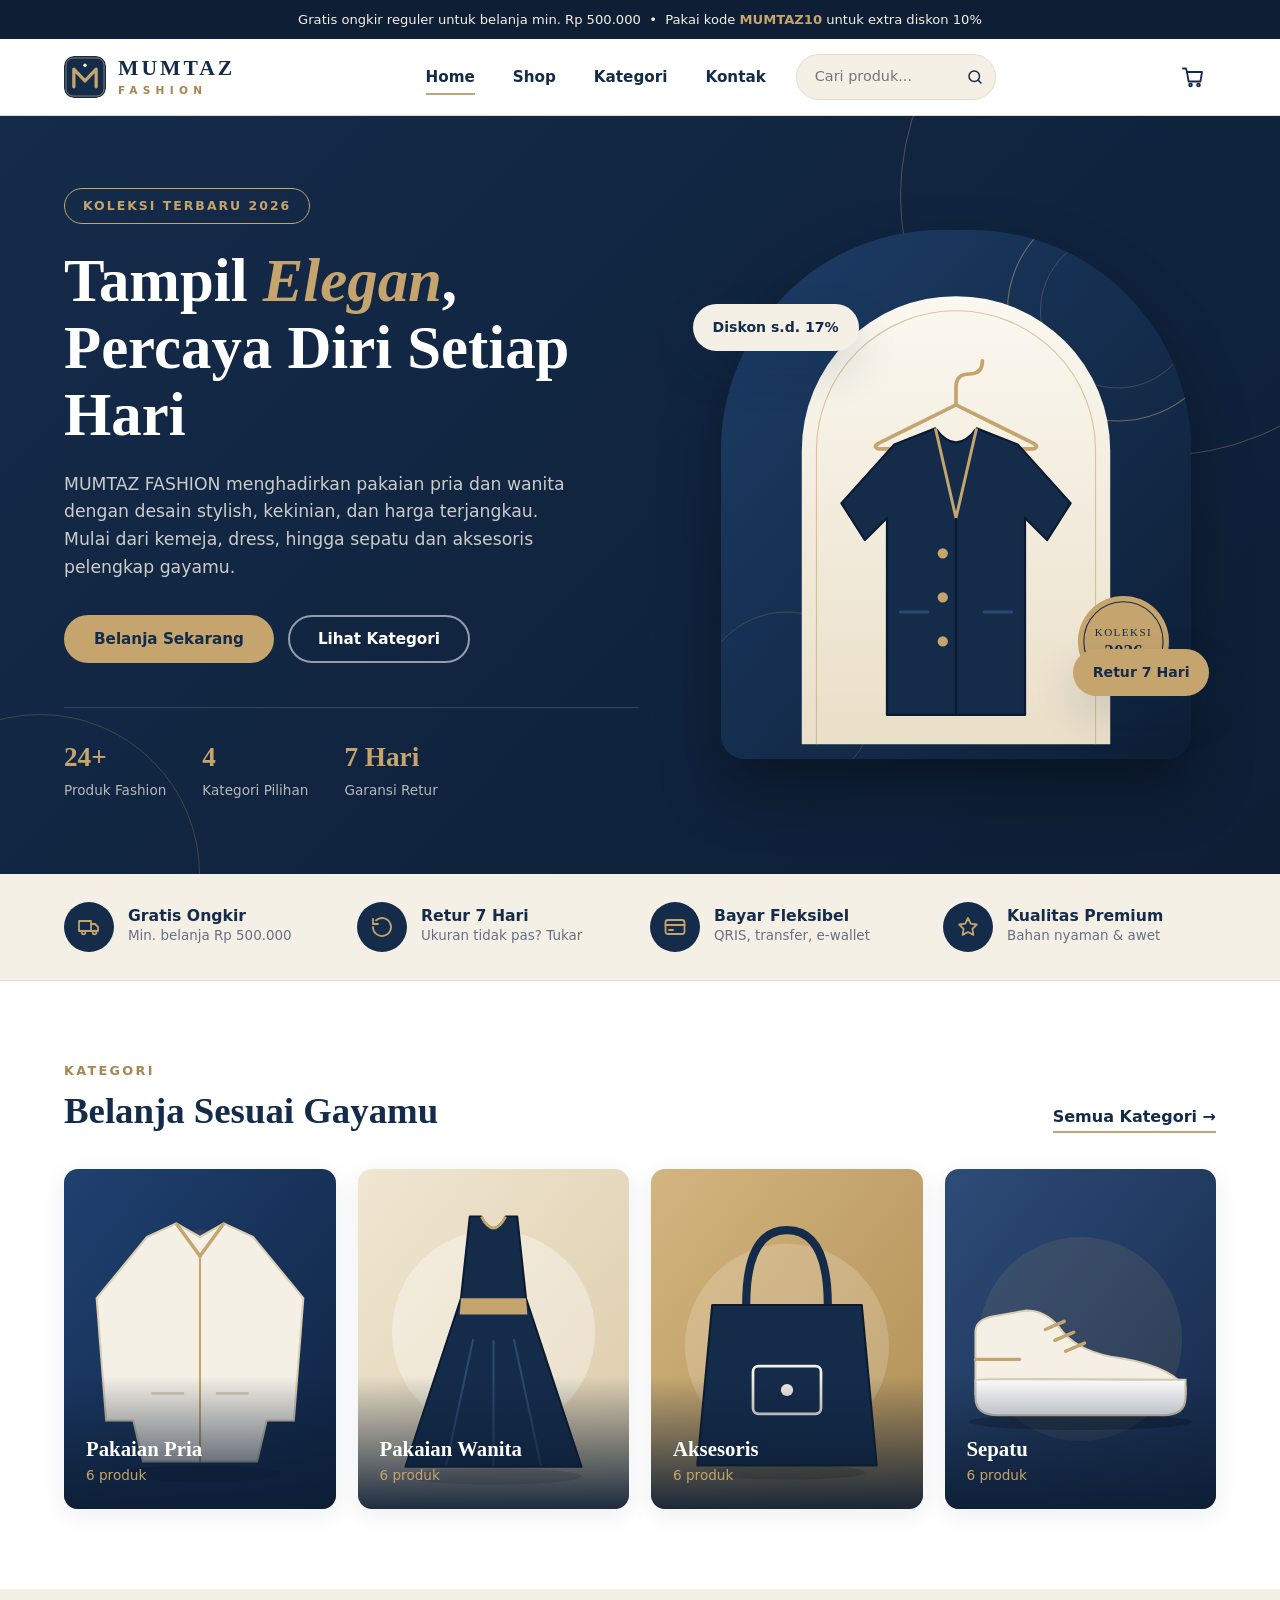
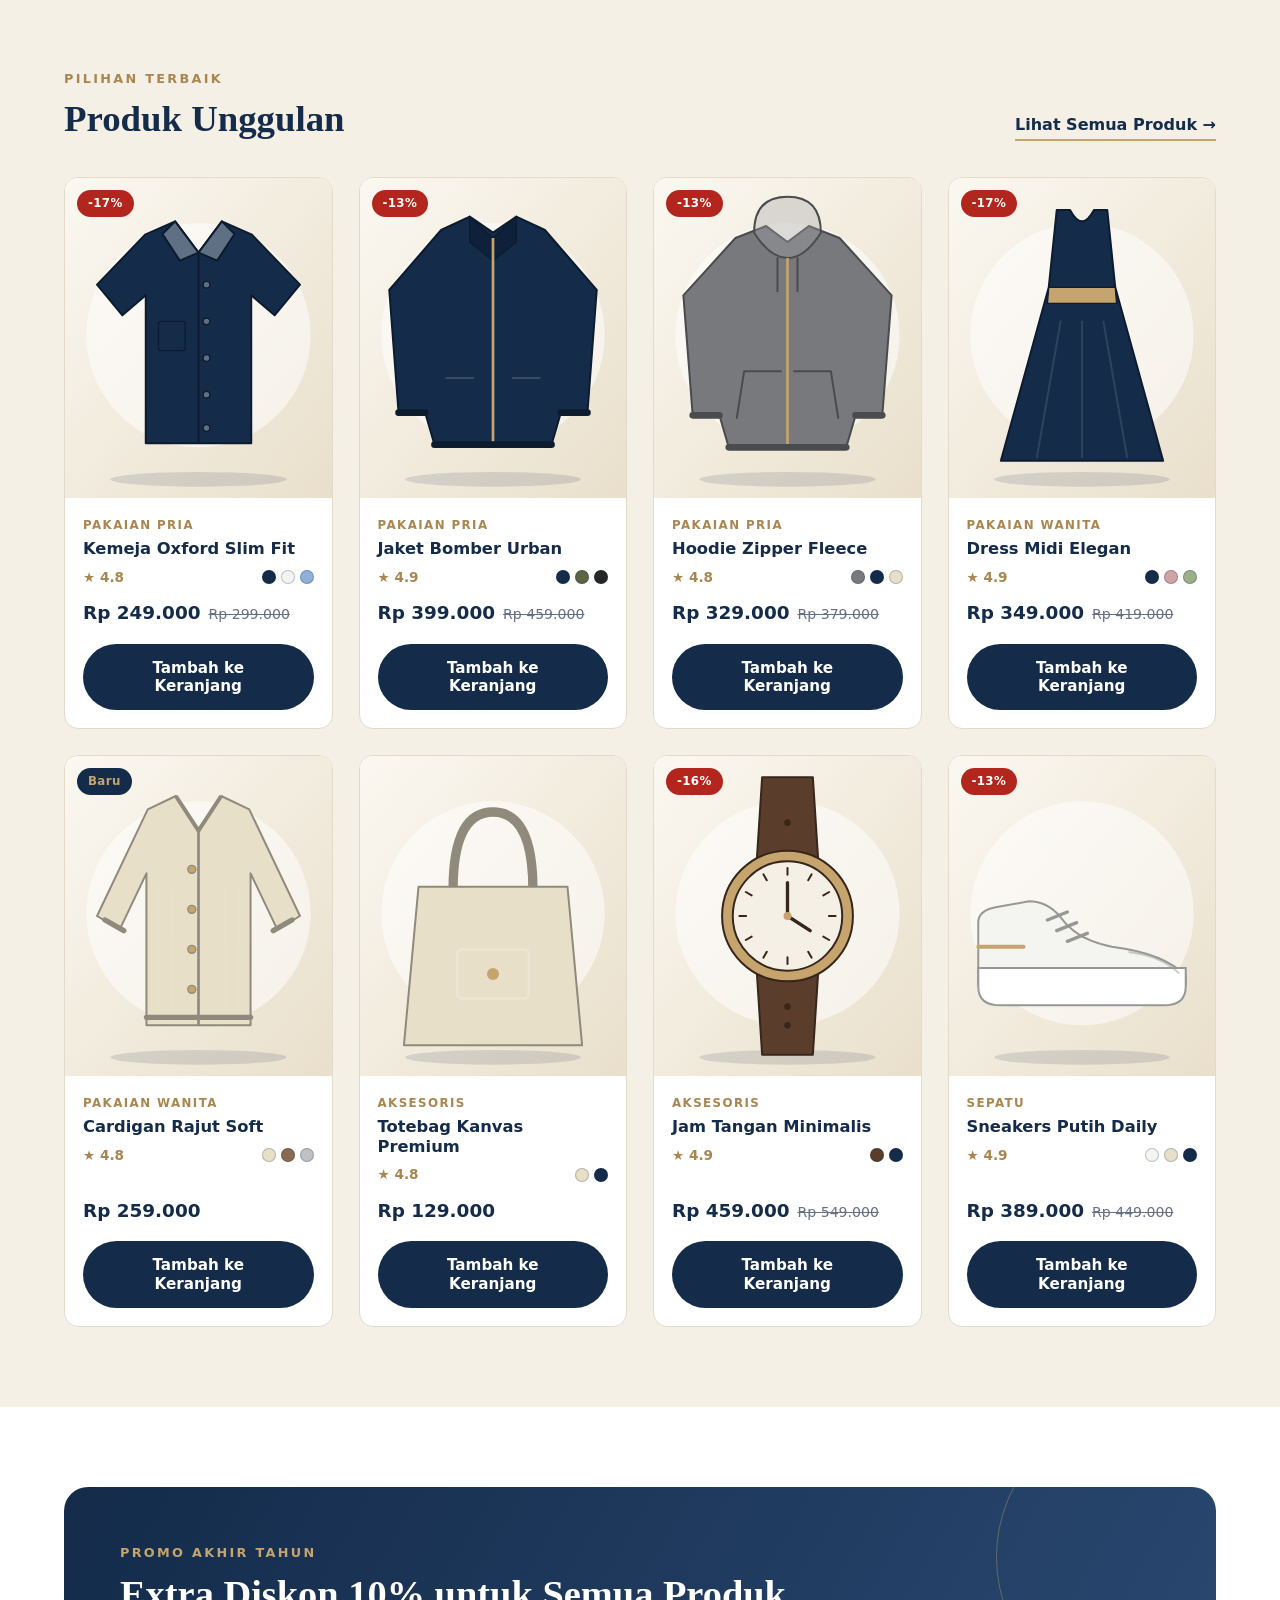
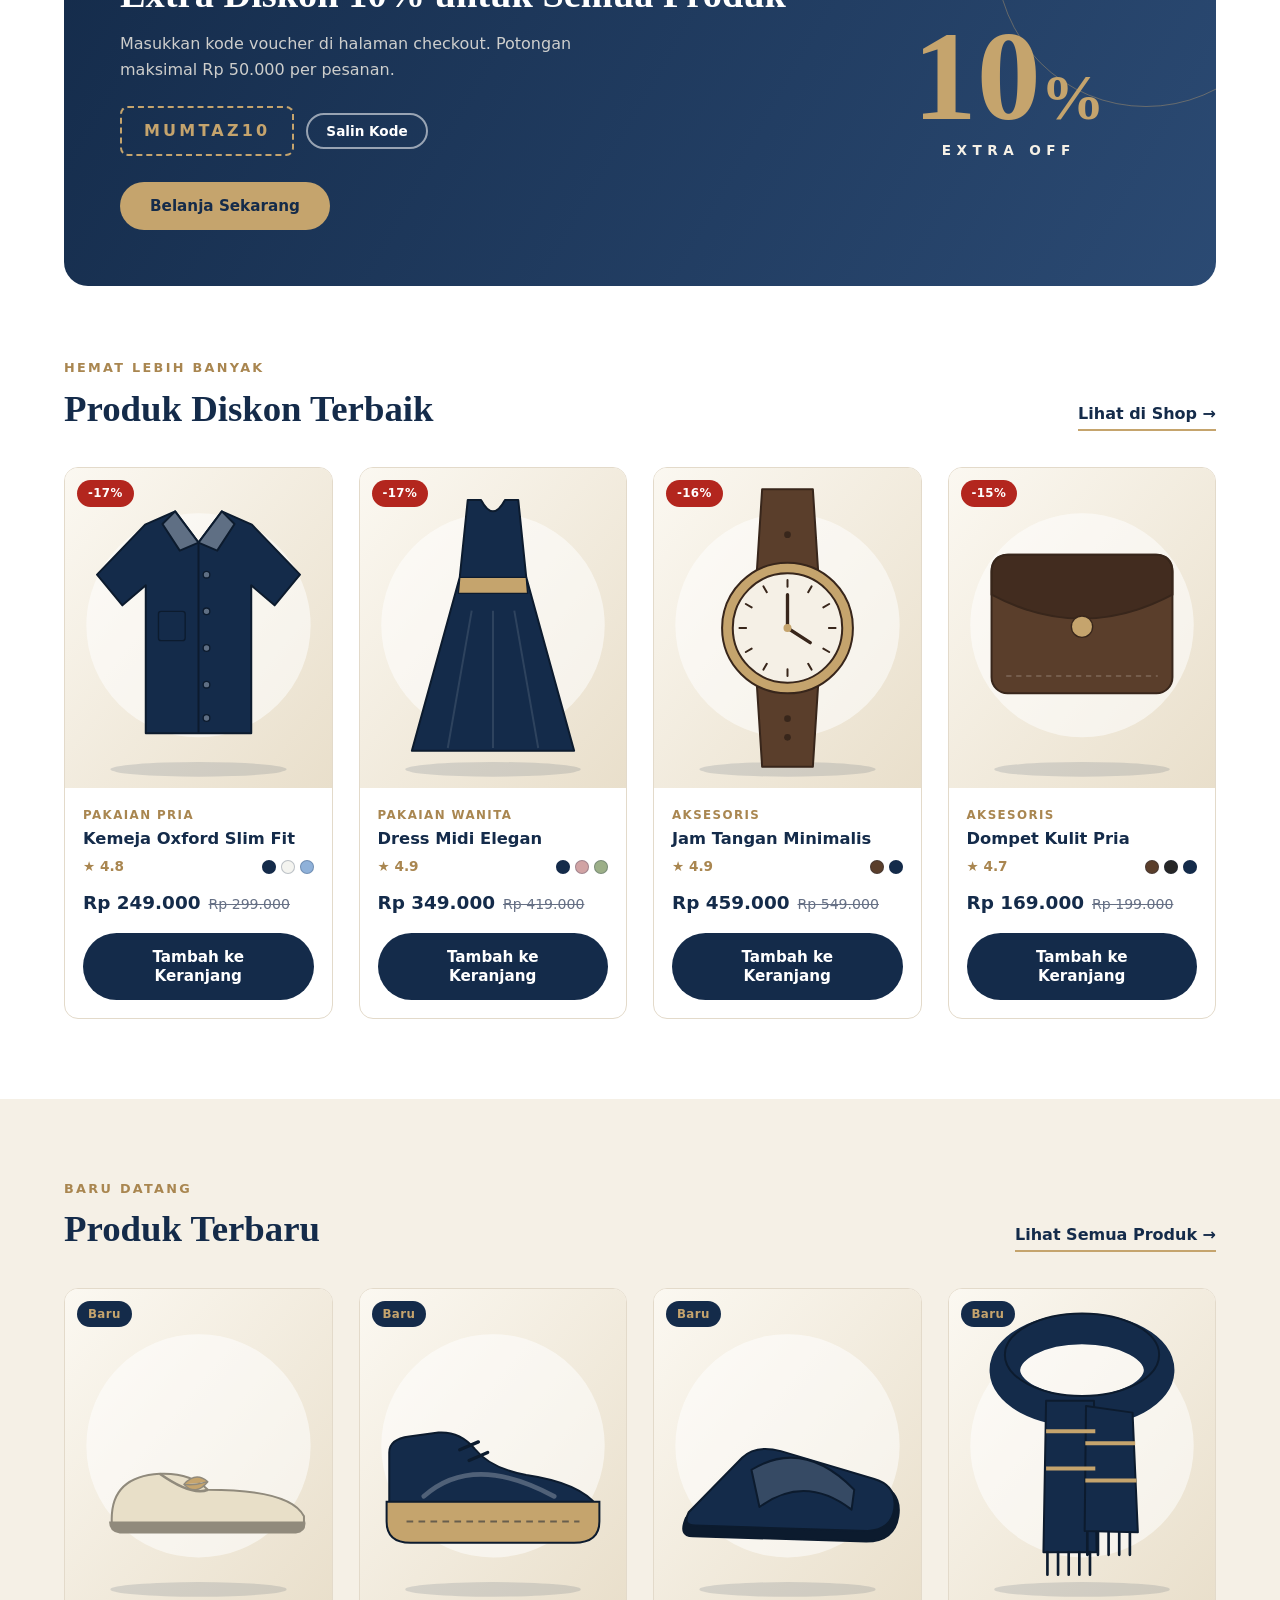
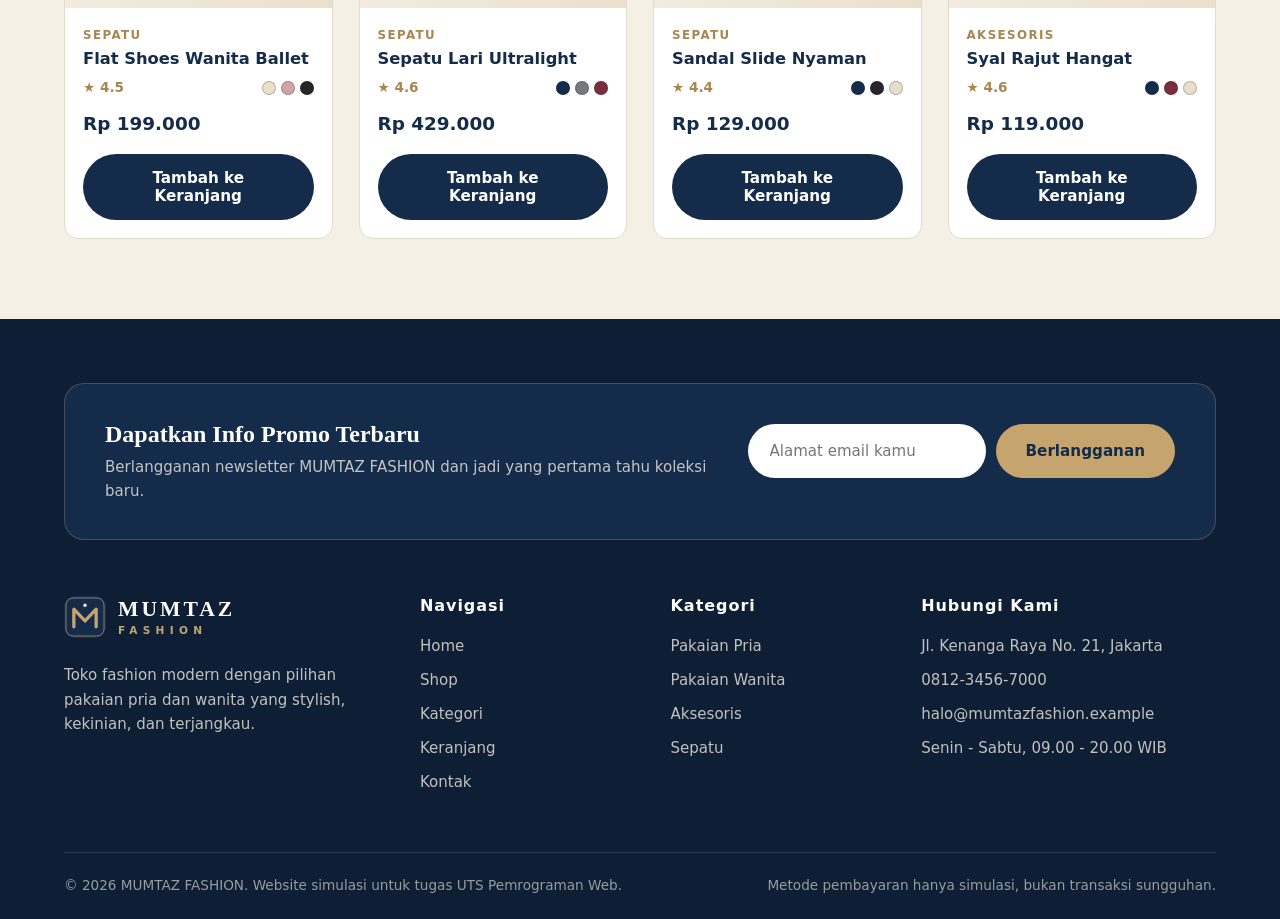
<file: index.html>
<!DOCTYPE html>
<html lang="id">
<head>
  <meta charset="UTF-8">
  <meta name="viewport" content="width=device-width, initial-scale=1.0">
  <title>MUMTAZ FASHION | Toko Fashion Online Modern</title>
  <meta name="description" content="MUMTAZ FASHION - toko pakaian online dengan koleksi pria, wanita, aksesoris, dan sepatu yang stylish dengan harga terjangkau.">
  <link rel="icon" type="image/svg+xml" href="assets/icons/logo.svg">
  <link rel="stylesheet" href="css/style.css">
</head>
<body>

  <div class="mumtaz_topbar">
    <p>Gratis ongkir reguler untuk belanja min. Rp 500.000 &nbsp;•&nbsp; Pakai kode <strong>MUMTAZ10</strong> untuk extra diskon 10%</p>
  </div>

  <header id="mumtaz_header" class="mumtaz_header">
    <nav class="mumtaz_navbar mumtaz_container" aria-label="Navigasi utama">
      <a href="index.html" class="mumtaz_logo" aria-label="MUMTAZ FASHION - beranda">
        <img src="assets/icons/logo.svg" alt="" width="42" height="42">
        <span class="mumtaz_logo_text"><strong>MUMTAZ</strong><small>FASHION</small></span>
      </a>

      <ul id="mumtaz_nav_menu" class="mumtaz_nav_menu">
        <li><a href="index.html" class="mumtaz_nav_link mumtaz_active" aria-current="page">Home</a></li>
        <li><a href="shop.html" class="mumtaz_nav_link">Shop</a></li>
        <li><a href="category.html" class="mumtaz_nav_link">Kategori</a></li>
        <li><a href="contact.html" class="mumtaz_nav_link">Kontak</a></li>
        <li class="mumtaz_nav_search_item">
          <form class="mumtaz_nav_search" action="shop.html" method="get" role="search">
            <input type="search" name="q" placeholder="Cari produk..." aria-label="Cari produk" autocomplete="off">
            <button type="submit" aria-label="Cari">
              <svg viewBox="0 0 24 24" width="18" height="18" fill="none" stroke="currentColor" stroke-width="2" stroke-linecap="round" aria-hidden="true"><circle cx="11" cy="11" r="7"/><path d="M20 20l-3.5-3.5"/></svg>
            </button>
          </form>
        </li>
      </ul>

      <div class="mumtaz_nav_actions">
        <a href="cart.html" class="mumtaz_cart_link" aria-label="Keranjang belanja">
          <svg viewBox="0 0 24 24" width="24" height="24" fill="none" stroke="currentColor" stroke-width="1.8" stroke-linecap="round" stroke-linejoin="round" aria-hidden="true"><path d="M6 7h15l-1.6 9.5H7.6z"/><path d="M6 7L5 3.5H2"/><circle cx="9.5" cy="20" r="1.4"/><circle cx="17.5" cy="20" r="1.4"/></svg>
          <span id="mumtaz_cart_badge" class="mumtaz_cart_badge mumtaz_badge_empty">0</span>
        </a>
        <button id="mumtaz_menu_toggle" class="mumtaz_menu_toggle" type="button" aria-label="Buka menu" aria-expanded="false" aria-controls="mumtaz_nav_menu">
          <span></span><span></span><span></span>
        </button>
      </div>
    </nav>
  </header>

  <main id="mumtaz_main">

    <!-- ===== HERO ===== -->
    <section class="mumtaz_hero">
      <div class="mumtaz_container mumtaz_hero_inner">
        <div class="mumtaz_hero_content">
          <span class="mumtaz_hero_tag">Koleksi Terbaru 2026</span>
          <h1 class="mumtaz_hero_title">Tampil <em>Elegan</em>, Percaya Diri Setiap Hari</h1>
          <p class="mumtaz_hero_text">MUMTAZ FASHION menghadirkan pakaian pria dan wanita dengan desain stylish, kekinian, dan harga terjangkau. Mulai dari kemeja, dress, hingga sepatu dan aksesoris pelengkap gayamu.</p>
          <div class="mumtaz_hero_actions">
            <a href="shop.html" class="mumtaz_btn mumtaz_btn_gold">Belanja Sekarang</a>
            <a href="category.html" class="mumtaz_btn mumtaz_btn_light">Lihat Kategori</a>
          </div>
          <ul class="mumtaz_hero_stats">
            <li class="mumtaz_stat"><span class="mumtaz_stat_number">24+</span><span class="mumtaz_stat_label">Produk Fashion</span></li>
            <li class="mumtaz_stat"><span class="mumtaz_stat_number">4</span><span class="mumtaz_stat_label">Kategori Pilihan</span></li>
            <li class="mumtaz_stat"><span class="mumtaz_stat_number">7 Hari</span><span class="mumtaz_stat_label">Garansi Retur</span></li>
          </ul>
        </div>
        <div class="mumtaz_hero_visual">
          <img class="mumtaz_hero_image" src="assets/images/hero-banner.svg" alt="Koleksi fashion terbaru MUMTAZ FASHION" width="640" height="720">
          <span class="mumtaz_hero_badge mumtaz_hero_badge_top">Diskon s.d. 17%</span>
          <span class="mumtaz_hero_badge mumtaz_hero_badge_bottom">Retur 7 Hari</span>
        </div>
      </div>
    </section>

    <!-- ===== KEUNGGULAN ===== -->
    <section class="mumtaz_features">
      <div class="mumtaz_container mumtaz_features_grid">
        <div class="mumtaz_feature_item">
          <span class="mumtaz_feature_icon"><svg viewBox="0 0 24 24" width="24" height="24" fill="none" stroke="currentColor" stroke-width="1.8" stroke-linecap="round" stroke-linejoin="round" aria-hidden="true"><path d="M2 6h12v10H2z"/><path d="M14 9h4l3 3v4h-7"/><circle cx="6.5" cy="17.5" r="1.8"/><circle cx="17.5" cy="17.5" r="1.8"/></svg></span>
          <div><h3 class="mumtaz_feature_title">Gratis Ongkir</h3><p class="mumtaz_feature_text">Min. belanja Rp 500.000</p></div>
        </div>
        <div class="mumtaz_feature_item">
          <span class="mumtaz_feature_icon"><svg viewBox="0 0 24 24" width="24" height="24" fill="none" stroke="currentColor" stroke-width="1.8" stroke-linecap="round" stroke-linejoin="round" aria-hidden="true"><path d="M3 12a9 9 0 1 0 3-6.7"/><path d="M3 4v5h5"/></svg></span>
          <div><h3 class="mumtaz_feature_title">Retur 7 Hari</h3><p class="mumtaz_feature_text">Ukuran tidak pas? Tukar</p></div>
        </div>
        <div class="mumtaz_feature_item">
          <span class="mumtaz_feature_icon"><svg viewBox="0 0 24 24" width="24" height="24" fill="none" stroke="currentColor" stroke-width="1.8" stroke-linecap="round" stroke-linejoin="round" aria-hidden="true"><rect x="2.5" y="5" width="19" height="14" rx="2.5"/><path d="M2.5 10h19"/><path d="M6 15h4"/></svg></span>
          <div><h3 class="mumtaz_feature_title">Bayar Fleksibel</h3><p class="mumtaz_feature_text">QRIS, transfer, e-wallet</p></div>
        </div>
        <div class="mumtaz_feature_item">
          <span class="mumtaz_feature_icon"><svg viewBox="0 0 24 24" width="24" height="24" fill="none" stroke="currentColor" stroke-width="1.8" stroke-linecap="round" stroke-linejoin="round" aria-hidden="true"><path d="M12 3l2.7 5.6 6.1.9-4.4 4.3 1 6.1L12 17l-5.4 2.9 1-6.1L3.2 9.5l6.1-.9z"/></svg></span>
          <div><h3 class="mumtaz_feature_title">Kualitas Premium</h3><p class="mumtaz_feature_text">Bahan nyaman &amp; awet</p></div>
        </div>
      </div>
    </section>

    <!-- ===== KATEGORI ===== -->
    <section class="mumtaz_section">
      <div class="mumtaz_container">
        <div class="mumtaz_section_head mumtaz_reveal">
          <div>
            <p class="mumtaz_eyebrow">Kategori</p>
            <h2 class="mumtaz_section_title">Belanja Sesuai Gayamu</h2>
          </div>
          <a href="category.html" class="mumtaz_section_link">Semua Kategori →</a>
        </div>
        <div class="mumtaz_category_grid mumtaz_reveal">
          <a href="category.html?kat=pria" class="mumtaz_category_card">
            <img class="mumtaz_category_image" src="assets/images/cat-pria.svg" alt="Pakaian pria" width="400" height="500" loading="lazy">
            <span class="mumtaz_category_info"><span class="mumtaz_category_name">Pakaian Pria</span><span class="mumtaz_category_count" data-mumtaz-count="pria">6 produk</span></span>
          </a>
          <a href="category.html?kat=wanita" class="mumtaz_category_card">
            <img class="mumtaz_category_image" src="assets/images/cat-wanita.svg" alt="Pakaian wanita" width="400" height="500" loading="lazy">
            <span class="mumtaz_category_info"><span class="mumtaz_category_name">Pakaian Wanita</span><span class="mumtaz_category_count" data-mumtaz-count="wanita">6 produk</span></span>
          </a>
          <a href="category.html?kat=aksesoris" class="mumtaz_category_card">
            <img class="mumtaz_category_image" src="assets/images/cat-aksesoris.svg" alt="Aksesoris fashion" width="400" height="500" loading="lazy">
            <span class="mumtaz_category_info"><span class="mumtaz_category_name">Aksesoris</span><span class="mumtaz_category_count" data-mumtaz-count="aksesoris">6 produk</span></span>
          </a>
          <a href="category.html?kat=sepatu" class="mumtaz_category_card">
            <img class="mumtaz_category_image" src="assets/images/cat-sepatu.svg" alt="Sepatu" width="400" height="500" loading="lazy">
            <span class="mumtaz_category_info"><span class="mumtaz_category_name">Sepatu</span><span class="mumtaz_category_count" data-mumtaz-count="sepatu">6 produk</span></span>
          </a>
        </div>
      </div>
    </section>

    <!-- ===== PRODUK UNGGULAN ===== -->
    <section class="mumtaz_section mumtaz_section_alt">
      <div class="mumtaz_container">
        <div class="mumtaz_section_head mumtaz_reveal">
          <div>
            <p class="mumtaz_eyebrow">Pilihan Terbaik</p>
            <h2 class="mumtaz_section_title">Produk Unggulan</h2>
          </div>
          <a href="shop.html" class="mumtaz_section_link">Lihat Semua Produk →</a>
        </div>
        <div id="mumtaz_featured_grid" class="mumtaz_product_grid"></div>
      </div>
    </section>

    <!-- ===== PROMO & DISKON ===== -->
    <section class="mumtaz_section">
      <div class="mumtaz_container">
        <div class="mumtaz_promo_box mumtaz_reveal">
          <div class="mumtaz_promo_content">
            <p class="mumtaz_eyebrow mumtaz_eyebrow_gold">Promo Akhir Tahun</p>
            <h2 class="mumtaz_promo_title">Extra Diskon 10% untuk Semua Produk</h2>
            <p class="mumtaz_promo_text">Masukkan kode voucher di halaman checkout. Potongan maksimal Rp 50.000 per pesanan.</p>
            <div class="mumtaz_promo_code_row">
              <span class="mumtaz_promo_code">MUMTAZ10</span>
              <button type="button" id="mumtaz_copy_promo" class="mumtaz_btn mumtaz_btn_light mumtaz_btn_sm">Salin Kode</button>
            </div>
            <a href="shop.html" class="mumtaz_btn mumtaz_btn_gold">Belanja Sekarang</a>
          </div>
          <div class="mumtaz_promo_visual" aria-hidden="true">
            <span class="mumtaz_promo_percent">10<small>%</small></span>
            <span class="mumtaz_promo_off">EXTRA OFF</span>
          </div>
        </div>

        <div class="mumtaz_section_head mumtaz_section_head_spaced mumtaz_reveal">
          <div>
            <p class="mumtaz_eyebrow">Hemat Lebih Banyak</p>
            <h2 class="mumtaz_section_title">Produk Diskon Terbaik</h2>
          </div>
          <a href="shop.html?cat=semua" class="mumtaz_section_link">Lihat di Shop →</a>
        </div>
        <div id="mumtaz_sale_grid" class="mumtaz_product_grid"></div>
      </div>
    </section>

    <!-- ===== PRODUK TERBARU ===== -->
    <section class="mumtaz_section mumtaz_section_alt">
      <div class="mumtaz_container">
        <div class="mumtaz_section_head mumtaz_reveal">
          <div>
            <p class="mumtaz_eyebrow">Baru Datang</p>
            <h2 class="mumtaz_section_title">Produk Terbaru</h2>
          </div>
          <a href="shop.html" class="mumtaz_section_link">Lihat Semua Produk →</a>
        </div>
        <div id="mumtaz_new_grid" class="mumtaz_product_grid"></div>
      </div>
    </section>

  </main>

  <footer class="mumtaz_footer">
    <div class="mumtaz_container">
      <div class="mumtaz_footer_news">
        <div>
          <h2 class="mumtaz_footer_news_title">Dapatkan Info Promo Terbaru</h2>
          <p>Berlangganan newsletter MUMTAZ FASHION dan jadi yang pertama tahu koleksi baru.</p>
        </div>
        <form id="mumtaz_newsletter_form" class="mumtaz_newsletter_form" novalidate>
          <div class="mumtaz_form_group">
            <div class="mumtaz_newsletter_row">
              <input type="email" id="mumtaz_newsletter_email" class="mumtaz_newsletter_input" placeholder="Alamat email kamu" aria-label="Alamat email" data-mumtaz-rule="email">
              <button type="submit" class="mumtaz_btn mumtaz_btn_gold">Berlangganan</button>
            </div>
            <span class="mumtaz_field_error mumtaz_field_error_light" role="alert"></span>
          </div>
        </form>
      </div>

      <div class="mumtaz_footer_grid">
        <div class="mumtaz_footer_brand">
          <a href="index.html" class="mumtaz_logo mumtaz_logo_light" aria-label="MUMTAZ FASHION - beranda">
            <img src="assets/icons/logo.svg" alt="" width="42" height="42">
            <span class="mumtaz_logo_text"><strong>MUMTAZ</strong><small>FASHION</small></span>
          </a>
          <p>Toko fashion modern dengan pilihan pakaian pria dan wanita yang stylish, kekinian, dan terjangkau.</p>
        </div>
        <div>
          <h3 class="mumtaz_footer_title">Navigasi</h3>
          <ul class="mumtaz_footer_list">
            <li><a href="index.html">Home</a></li>
            <li><a href="shop.html">Shop</a></li>
            <li><a href="category.html">Kategori</a></li>
            <li><a href="cart.html">Keranjang</a></li>
            <li><a href="contact.html">Kontak</a></li>
          </ul>
        </div>
        <div>
          <h3 class="mumtaz_footer_title">Kategori</h3>
          <ul class="mumtaz_footer_list">
            <li><a href="category.html?kat=pria">Pakaian Pria</a></li>
            <li><a href="category.html?kat=wanita">Pakaian Wanita</a></li>
            <li><a href="category.html?kat=aksesoris">Aksesoris</a></li>
            <li><a href="category.html?kat=sepatu">Sepatu</a></li>
          </ul>
        </div>
        <div>
          <h3 class="mumtaz_footer_title">Hubungi Kami</h3>
          <ul class="mumtaz_footer_list">
            <li>Jl. Kenanga Raya No. 21, Jakarta</li>
            <li><a href="tel:+6281234567000">0812-3456-7000</a></li>
            <li><a href="mailto:halo@mumtazfashion.example">halo@mumtazfashion.example</a></li>
            <li>Senin - Sabtu, 09.00 - 20.00 WIB</li>
          </ul>
        </div>
      </div>

      <div class="mumtaz_footer_bottom">
        <p>&copy; 2026 MUMTAZ FASHION. Website simulasi untuk tugas UTS Pemrograman Web.</p>
        <p>Metode pembayaran hanya simulasi, bukan transaksi sungguhan.</p>
      </div>
    </div>
  </footer>

  <script src="js/products.js"></script>
  <script src="js/cart.js"></script>
  <script src="js/main.js"></script>
</body>
</html>
</file>
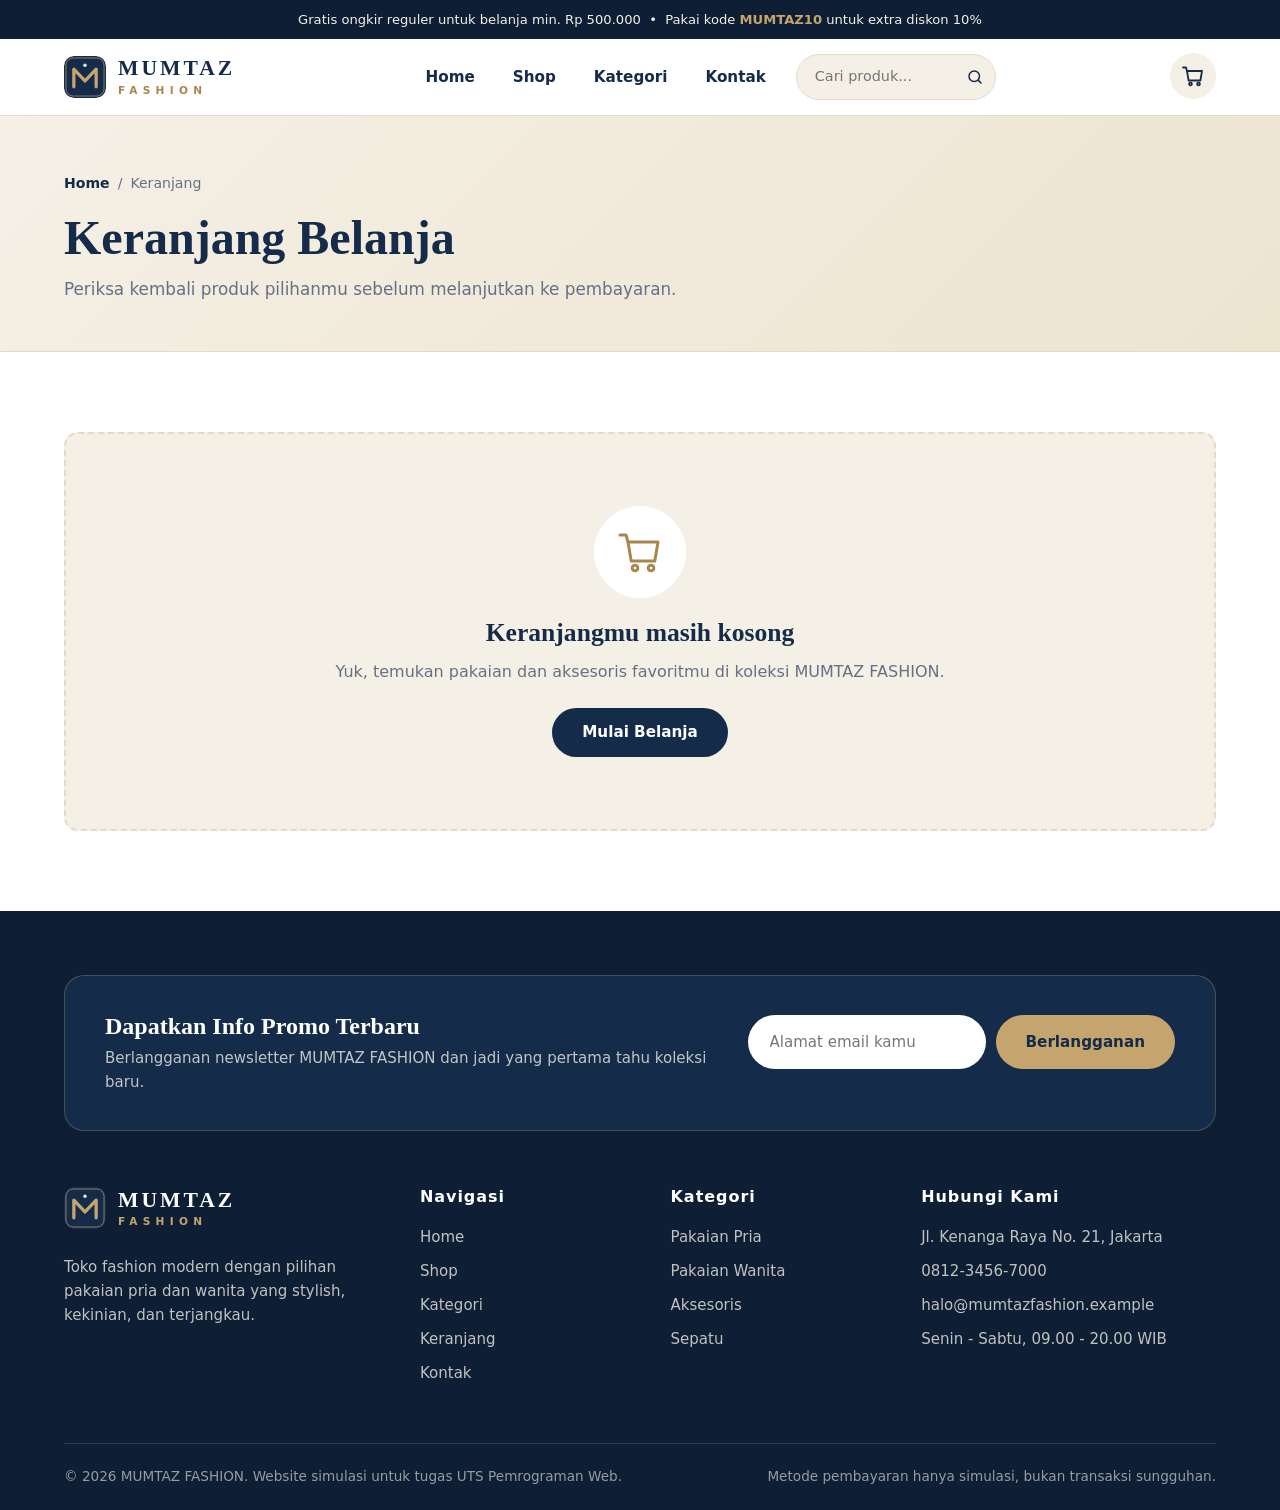
<file: cart.html>
<!DOCTYPE html>
<html lang="id">
<head>
  <meta charset="UTF-8">
  <meta name="viewport" content="width=device-width, initial-scale=1.0">
  <title>Keranjang Belanja | MUMTAZ FASHION</title>
  <meta name="description" content="Keranjang belanja MUMTAZ FASHION. Atur jumlah produk dan lanjutkan ke checkout.">
  <link rel="icon" type="image/svg+xml" href="assets/icons/logo.svg">
  <link rel="stylesheet" href="css/style.css">
</head>
<body>

  <div class="mumtaz_topbar">
    <p>Gratis ongkir reguler untuk belanja min. Rp 500.000 &nbsp;•&nbsp; Pakai kode <strong>MUMTAZ10</strong> untuk extra diskon 10%</p>
  </div>

  <header id="mumtaz_header" class="mumtaz_header">
    <nav class="mumtaz_navbar mumtaz_container" aria-label="Navigasi utama">
      <a href="index.html" class="mumtaz_logo" aria-label="MUMTAZ FASHION - beranda">
        <img src="assets/icons/logo.svg" alt="" width="42" height="42">
        <span class="mumtaz_logo_text"><strong>MUMTAZ</strong><small>FASHION</small></span>
      </a>

      <ul id="mumtaz_nav_menu" class="mumtaz_nav_menu">
        <li><a href="index.html" class="mumtaz_nav_link">Home</a></li>
        <li><a href="shop.html" class="mumtaz_nav_link">Shop</a></li>
        <li><a href="category.html" class="mumtaz_nav_link">Kategori</a></li>
        <li><a href="contact.html" class="mumtaz_nav_link">Kontak</a></li>
        <li class="mumtaz_nav_search_item">
          <form class="mumtaz_nav_search" action="shop.html" method="get" role="search">
            <input type="search" name="q" placeholder="Cari produk..." aria-label="Cari produk" autocomplete="off">
            <button type="submit" aria-label="Cari">
              <svg viewBox="0 0 24 24" width="18" height="18" fill="none" stroke="currentColor" stroke-width="2" stroke-linecap="round" aria-hidden="true"><circle cx="11" cy="11" r="7"/><path d="M20 20l-3.5-3.5"/></svg>
            </button>
          </form>
        </li>
      </ul>

      <div class="mumtaz_nav_actions">
        <a href="cart.html" class="mumtaz_cart_link mumtaz_active" aria-label="Keranjang belanja" aria-current="page">
          <svg viewBox="0 0 24 24" width="24" height="24" fill="none" stroke="currentColor" stroke-width="1.8" stroke-linecap="round" stroke-linejoin="round" aria-hidden="true"><path d="M6 7h15l-1.6 9.5H7.6z"/><path d="M6 7L5 3.5H2"/><circle cx="9.5" cy="20" r="1.4"/><circle cx="17.5" cy="20" r="1.4"/></svg>
          <span id="mumtaz_cart_badge" class="mumtaz_cart_badge mumtaz_badge_empty">0</span>
        </a>
        <button id="mumtaz_menu_toggle" class="mumtaz_menu_toggle" type="button" aria-label="Buka menu" aria-expanded="false" aria-controls="mumtaz_nav_menu">
          <span></span><span></span><span></span>
        </button>
      </div>
    </nav>
  </header>

  <main id="mumtaz_main">

    <section class="mumtaz_page_header">
      <div class="mumtaz_container">
        <nav class="mumtaz_breadcrumb" aria-label="Breadcrumb">
          <a href="index.html">Home</a><span>/</span><span>Keranjang</span>
        </nav>
        <h1 class="mumtaz_page_title">Keranjang Belanja</h1>
        <p class="mumtaz_page_subtitle">Periksa kembali produk pilihanmu sebelum melanjutkan ke pembayaran.</p>
      </div>
    </section>

    <section class="mumtaz_section">
      <div class="mumtaz_container">

        <div id="mumtaz_cart_content" class="mumtaz_cart_layout">
          <div class="mumtaz_cart_main">
            <div class="mumtaz_cart_head">
              <h2 class="mumtaz_cart_heading">Produk di Keranjang</h2>
              <button type="button" id="mumtaz_clear_cart" class="mumtaz_text_btn">Kosongkan Keranjang</button>
            </div>
            <div id="mumtaz_cart_list" class="mumtaz_cart_list"></div>
            <a href="shop.html" class="mumtaz_back_link">← Lanjut Belanja</a>
          </div>

          <aside class="mumtaz_summary_card" aria-label="Ringkasan belanja">
            <h2 class="mumtaz_card_title">Ringkasan Belanja</h2>

            <div class="mumtaz_shipping_progress">
              <p id="mumtaz_progress_text" class="mumtaz_progress_text"></p>
              <div class="mumtaz_progress_bar"><div id="mumtaz_progress_fill" class="mumtaz_progress_fill"></div></div>
            </div>

            <div class="mumtaz_summary_row"><span>Jumlah item</span><strong id="mumtaz_cart_count">0 item</strong></div>
            <div class="mumtaz_summary_row"><span>Subtotal</span><strong id="mumtaz_cart_subtotal">Rp 0</strong></div>
            <div class="mumtaz_summary_row"><span>Ongkos kirim</span><span class="mumtaz_summary_muted">Dihitung di checkout</span></div>
            <div class="mumtaz_summary_row mumtaz_summary_total"><span>Total</span><strong id="mumtaz_cart_total">Rp 0</strong></div>

            <a href="checkout.html" class="mumtaz_btn mumtaz_btn_gold mumtaz_btn_block">Lanjut ke Checkout</a>
            <p class="mumtaz_summary_note">Kode voucher dapat dimasukkan pada halaman checkout.</p>
          </aside>
        </div>

        <div id="mumtaz_cart_empty" class="mumtaz_empty_state mumtaz_hidden">
          <div class="mumtaz_empty_icon" aria-hidden="true">
            <svg viewBox="0 0 24 24" width="48" height="48" fill="none" stroke="currentColor" stroke-width="1.5" stroke-linecap="round" stroke-linejoin="round"><path d="M6 7h15l-1.6 9.5H7.6z"/><path d="M6 7L5 3.5H2"/><circle cx="9.5" cy="20" r="1.4"/><circle cx="17.5" cy="20" r="1.4"/></svg>
          </div>
          <h2>Keranjangmu masih kosong</h2>
          <p>Yuk, temukan pakaian dan aksesoris favoritmu di koleksi MUMTAZ FASHION.</p>
          <a href="shop.html" class="mumtaz_btn mumtaz_btn_primary">Mulai Belanja</a>
        </div>

      </div>
    </section>

  </main>

  <footer class="mumtaz_footer">
    <div class="mumtaz_container">
      <div class="mumtaz_footer_news">
        <div>
          <h2 class="mumtaz_footer_news_title">Dapatkan Info Promo Terbaru</h2>
          <p>Berlangganan newsletter MUMTAZ FASHION dan jadi yang pertama tahu koleksi baru.</p>
        </div>
        <form id="mumtaz_newsletter_form" class="mumtaz_newsletter_form" novalidate>
          <div class="mumtaz_form_group">
            <div class="mumtaz_newsletter_row">
              <input type="email" id="mumtaz_newsletter_email" class="mumtaz_newsletter_input" placeholder="Alamat email kamu" aria-label="Alamat email" data-mumtaz-rule="email">
              <button type="submit" class="mumtaz_btn mumtaz_btn_gold">Berlangganan</button>
            </div>
            <span class="mumtaz_field_error mumtaz_field_error_light" role="alert"></span>
          </div>
        </form>
      </div>

      <div class="mumtaz_footer_grid">
        <div class="mumtaz_footer_brand">
          <a href="index.html" class="mumtaz_logo mumtaz_logo_light" aria-label="MUMTAZ FASHION - beranda">
            <img src="assets/icons/logo.svg" alt="" width="42" height="42">
            <span class="mumtaz_logo_text"><strong>MUMTAZ</strong><small>FASHION</small></span>
          </a>
          <p>Toko fashion modern dengan pilihan pakaian pria dan wanita yang stylish, kekinian, dan terjangkau.</p>
        </div>
        <div>
          <h3 class="mumtaz_footer_title">Navigasi</h3>
          <ul class="mumtaz_footer_list">
            <li><a href="index.html">Home</a></li>
            <li><a href="shop.html">Shop</a></li>
            <li><a href="category.html">Kategori</a></li>
            <li><a href="cart.html">Keranjang</a></li>
            <li><a href="contact.html">Kontak</a></li>
          </ul>
        </div>
        <div>
          <h3 class="mumtaz_footer_title">Kategori</h3>
          <ul class="mumtaz_footer_list">
            <li><a href="category.html?kat=pria">Pakaian Pria</a></li>
            <li><a href="category.html?kat=wanita">Pakaian Wanita</a></li>
            <li><a href="category.html?kat=aksesoris">Aksesoris</a></li>
            <li><a href="category.html?kat=sepatu">Sepatu</a></li>
          </ul>
        </div>
        <div>
          <h3 class="mumtaz_footer_title">Hubungi Kami</h3>
          <ul class="mumtaz_footer_list">
            <li>Jl. Kenanga Raya No. 21, Jakarta</li>
            <li><a href="tel:+6281234567000">0812-3456-7000</a></li>
            <li><a href="mailto:halo@mumtazfashion.example">halo@mumtazfashion.example</a></li>
            <li>Senin - Sabtu, 09.00 - 20.00 WIB</li>
          </ul>
        </div>
      </div>

      <div class="mumtaz_footer_bottom">
        <p>&copy; 2026 MUMTAZ FASHION. Website simulasi untuk tugas UTS Pemrograman Web.</p>
        <p>Metode pembayaran hanya simulasi, bukan transaksi sungguhan.</p>
      </div>
    </div>
  </footer>

  <script src="js/products.js"></script>
  <script src="js/cart.js"></script>
  <script src="js/main.js"></script>
</body>
</html>
</file>
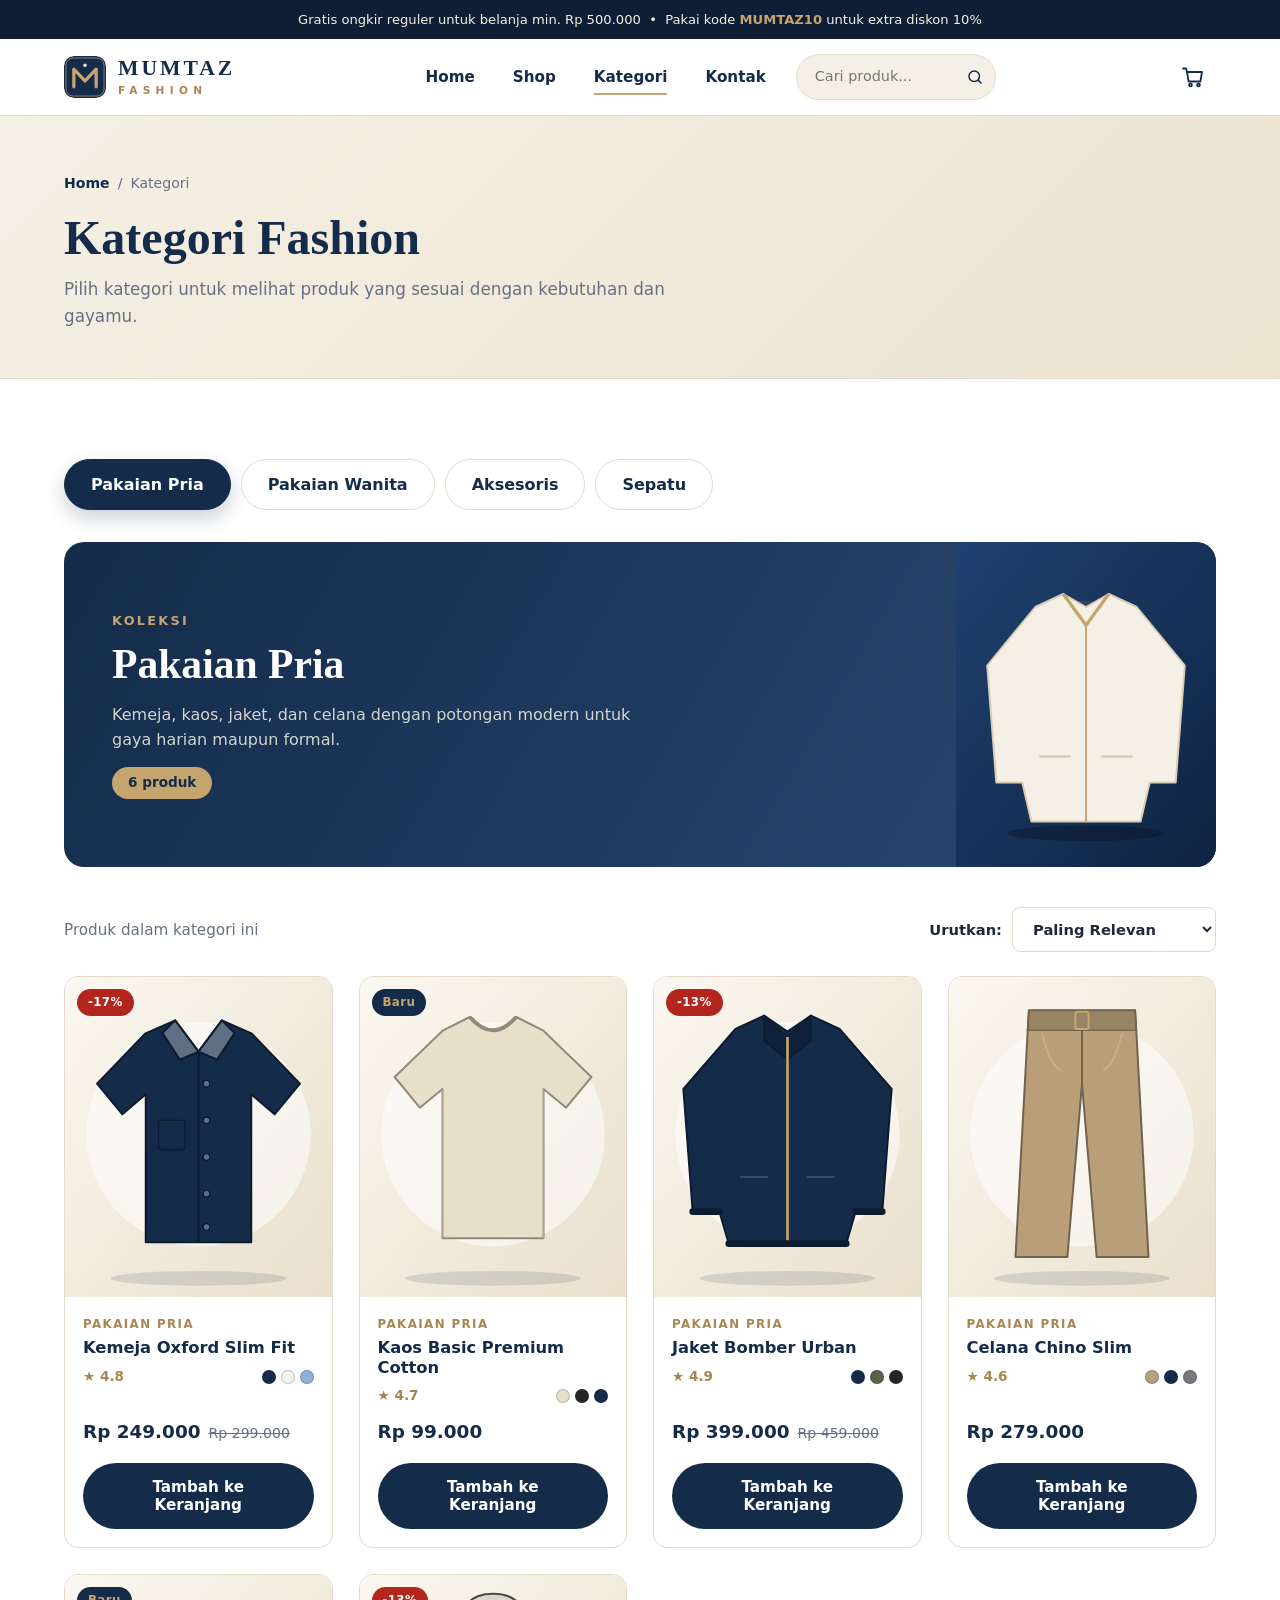
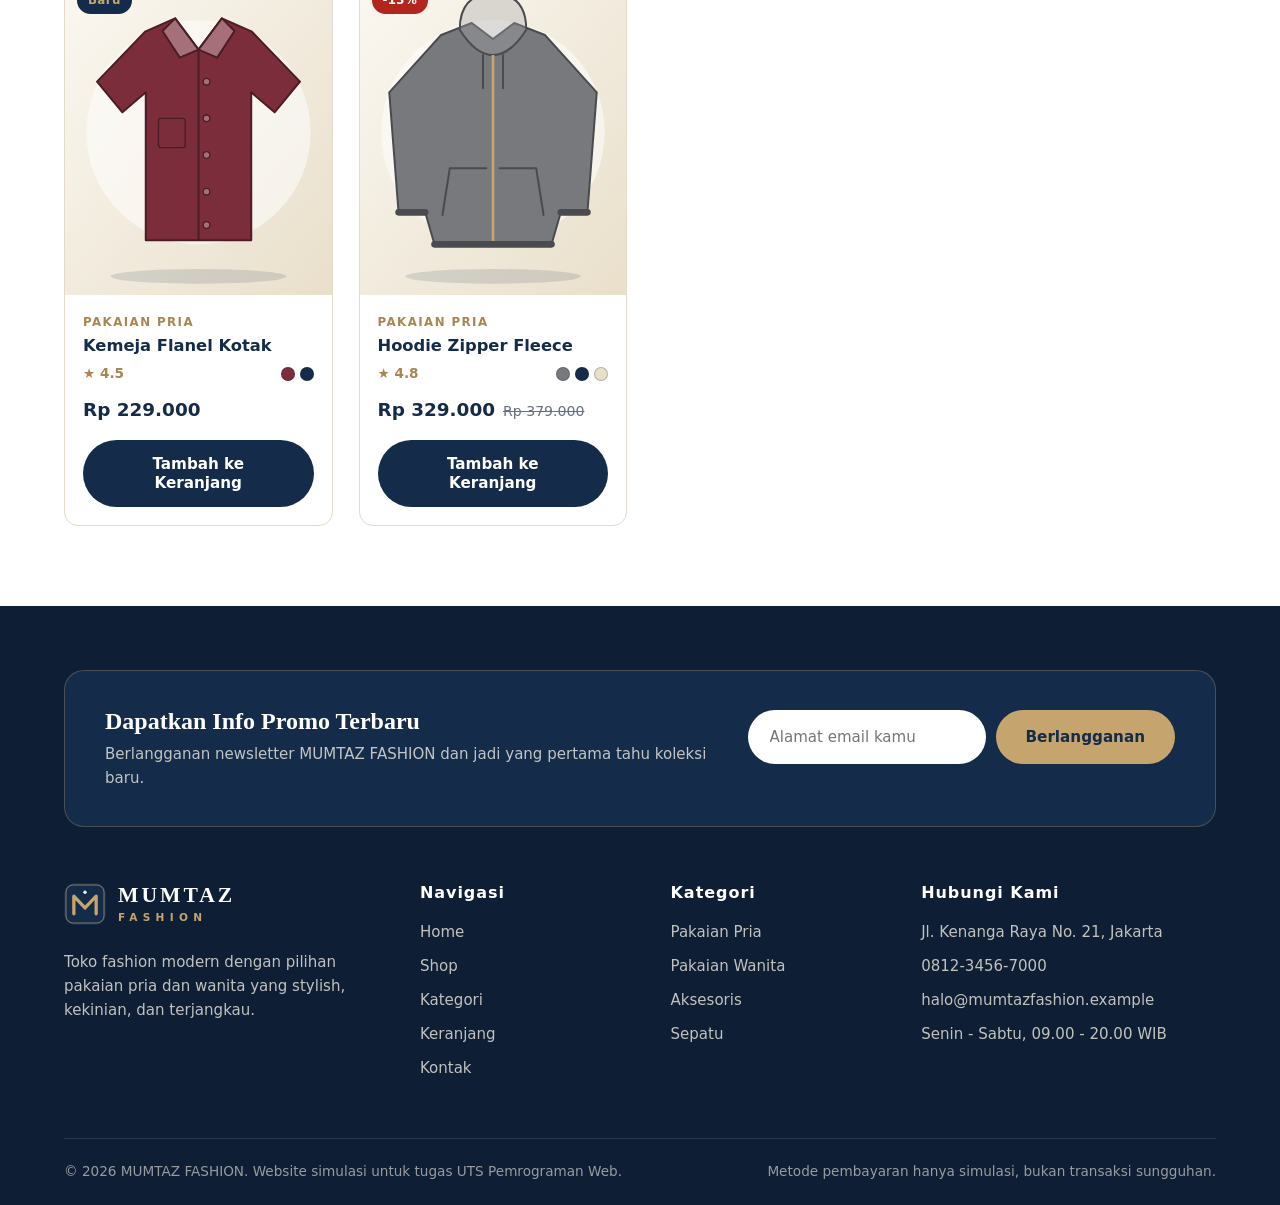
<file: category.html>
<!DOCTYPE html>
<html lang="id">
<head>
  <meta charset="UTF-8">
  <meta name="viewport" content="width=device-width, initial-scale=1.0">
  <title>Kategori | MUMTAZ FASHION</title>
  <meta name="description" content="Pilih kategori fashion MUMTAZ FASHION: pakaian pria, pakaian wanita, aksesoris, dan sepatu.">
  <link rel="icon" type="image/svg+xml" href="assets/icons/logo.svg">
  <link rel="stylesheet" href="css/style.css">
</head>
<body>

  <div class="mumtaz_topbar">
    <p>Gratis ongkir reguler untuk belanja min. Rp 500.000 &nbsp;•&nbsp; Pakai kode <strong>MUMTAZ10</strong> untuk extra diskon 10%</p>
  </div>

  <header id="mumtaz_header" class="mumtaz_header">
    <nav class="mumtaz_navbar mumtaz_container" aria-label="Navigasi utama">
      <a href="index.html" class="mumtaz_logo" aria-label="MUMTAZ FASHION - beranda">
        <img src="assets/icons/logo.svg" alt="" width="42" height="42">
        <span class="mumtaz_logo_text"><strong>MUMTAZ</strong><small>FASHION</small></span>
      </a>

      <ul id="mumtaz_nav_menu" class="mumtaz_nav_menu">
        <li><a href="index.html" class="mumtaz_nav_link">Home</a></li>
        <li><a href="shop.html" class="mumtaz_nav_link">Shop</a></li>
        <li><a href="category.html" class="mumtaz_nav_link mumtaz_active" aria-current="page">Kategori</a></li>
        <li><a href="contact.html" class="mumtaz_nav_link">Kontak</a></li>
        <li class="mumtaz_nav_search_item">
          <form class="mumtaz_nav_search" action="shop.html" method="get" role="search">
            <input type="search" name="q" placeholder="Cari produk..." aria-label="Cari produk" autocomplete="off">
            <button type="submit" aria-label="Cari">
              <svg viewBox="0 0 24 24" width="18" height="18" fill="none" stroke="currentColor" stroke-width="2" stroke-linecap="round" aria-hidden="true"><circle cx="11" cy="11" r="7"/><path d="M20 20l-3.5-3.5"/></svg>
            </button>
          </form>
        </li>
      </ul>

      <div class="mumtaz_nav_actions">
        <a href="cart.html" class="mumtaz_cart_link" aria-label="Keranjang belanja">
          <svg viewBox="0 0 24 24" width="24" height="24" fill="none" stroke="currentColor" stroke-width="1.8" stroke-linecap="round" stroke-linejoin="round" aria-hidden="true"><path d="M6 7h15l-1.6 9.5H7.6z"/><path d="M6 7L5 3.5H2"/><circle cx="9.5" cy="20" r="1.4"/><circle cx="17.5" cy="20" r="1.4"/></svg>
          <span id="mumtaz_cart_badge" class="mumtaz_cart_badge mumtaz_badge_empty">0</span>
        </a>
        <button id="mumtaz_menu_toggle" class="mumtaz_menu_toggle" type="button" aria-label="Buka menu" aria-expanded="false" aria-controls="mumtaz_nav_menu">
          <span></span><span></span><span></span>
        </button>
      </div>
    </nav>
  </header>

  <main id="mumtaz_main">

    <section class="mumtaz_page_header">
      <div class="mumtaz_container">
        <nav class="mumtaz_breadcrumb" aria-label="Breadcrumb">
          <a href="index.html">Home</a><span>/</span><span>Kategori</span>
        </nav>
        <h1 class="mumtaz_page_title">Kategori Fashion</h1>
        <p class="mumtaz_page_subtitle">Pilih kategori untuk melihat produk yang sesuai dengan kebutuhan dan gayamu.</p>
      </div>
    </section>

    <section class="mumtaz_section">
      <div class="mumtaz_container">

        <div id="mumtaz_cat_tabs" class="mumtaz_cat_tabs" role="tablist" aria-label="Pilih kategori">
          <button type="button" class="mumtaz_cat_tab mumtaz_active" role="tab" aria-selected="true" data-mumtaz-cat="pria">Pakaian Pria</button>
          <button type="button" class="mumtaz_cat_tab" role="tab" aria-selected="false" data-mumtaz-cat="wanita">Pakaian Wanita</button>
          <button type="button" class="mumtaz_cat_tab" role="tab" aria-selected="false" data-mumtaz-cat="aksesoris">Aksesoris</button>
          <button type="button" class="mumtaz_cat_tab" role="tab" aria-selected="false" data-mumtaz-cat="sepatu">Sepatu</button>
        </div>

        <div class="mumtaz_cat_banner">
          <div class="mumtaz_cat_banner_text">
            <p class="mumtaz_eyebrow mumtaz_eyebrow_gold">Koleksi</p>
            <h2 id="mumtaz_cat_title" class="mumtaz_cat_banner_title">Pakaian Pria</h2>
            <p id="mumtaz_cat_desc" class="mumtaz_cat_banner_desc"></p>
            <p class="mumtaz_cat_banner_count" id="mumtaz_cat_count"></p>
          </div>
          <img id="mumtaz_cat_image" class="mumtaz_cat_banner_image" src="assets/images/cat-pria.svg" alt="Koleksi Pakaian Pria" width="400" height="500">
        </div>

        <div class="mumtaz_shop_toolbar">
          <p class="mumtaz_result_count">Produk dalam kategori ini</p>
          <div class="mumtaz_toolbar_controls">
            <label for="mumtaz_cat_sort">Urutkan:</label>
            <select id="mumtaz_cat_sort" class="mumtaz_select">
              <option value="default">Paling Relevan</option>
              <option value="price-asc">Harga Terendah</option>
              <option value="price-desc">Harga Tertinggi</option>
              <option value="name-asc">Nama A - Z</option>
              <option value="newest">Terbaru</option>
            </select>
          </div>
        </div>

        <div id="mumtaz_cat_grid" class="mumtaz_product_grid"></div>
      </div>
    </section>

  </main>

  <footer class="mumtaz_footer">
    <div class="mumtaz_container">
      <div class="mumtaz_footer_news">
        <div>
          <h2 class="mumtaz_footer_news_title">Dapatkan Info Promo Terbaru</h2>
          <p>Berlangganan newsletter MUMTAZ FASHION dan jadi yang pertama tahu koleksi baru.</p>
        </div>
        <form id="mumtaz_newsletter_form" class="mumtaz_newsletter_form" novalidate>
          <div class="mumtaz_form_group">
            <div class="mumtaz_newsletter_row">
              <input type="email" id="mumtaz_newsletter_email" class="mumtaz_newsletter_input" placeholder="Alamat email kamu" aria-label="Alamat email" data-mumtaz-rule="email">
              <button type="submit" class="mumtaz_btn mumtaz_btn_gold">Berlangganan</button>
            </div>
            <span class="mumtaz_field_error mumtaz_field_error_light" role="alert"></span>
          </div>
        </form>
      </div>

      <div class="mumtaz_footer_grid">
        <div class="mumtaz_footer_brand">
          <a href="index.html" class="mumtaz_logo mumtaz_logo_light" aria-label="MUMTAZ FASHION - beranda">
            <img src="assets/icons/logo.svg" alt="" width="42" height="42">
            <span class="mumtaz_logo_text"><strong>MUMTAZ</strong><small>FASHION</small></span>
          </a>
          <p>Toko fashion modern dengan pilihan pakaian pria dan wanita yang stylish, kekinian, dan terjangkau.</p>
        </div>
        <div>
          <h3 class="mumtaz_footer_title">Navigasi</h3>
          <ul class="mumtaz_footer_list">
            <li><a href="index.html">Home</a></li>
            <li><a href="shop.html">Shop</a></li>
            <li><a href="category.html">Kategori</a></li>
            <li><a href="cart.html">Keranjang</a></li>
            <li><a href="contact.html">Kontak</a></li>
          </ul>
        </div>
        <div>
          <h3 class="mumtaz_footer_title">Kategori</h3>
          <ul class="mumtaz_footer_list">
            <li><a href="category.html?kat=pria">Pakaian Pria</a></li>
            <li><a href="category.html?kat=wanita">Pakaian Wanita</a></li>
            <li><a href="category.html?kat=aksesoris">Aksesoris</a></li>
            <li><a href="category.html?kat=sepatu">Sepatu</a></li>
          </ul>
        </div>
        <div>
          <h3 class="mumtaz_footer_title">Hubungi Kami</h3>
          <ul class="mumtaz_footer_list">
            <li>Jl. Kenanga Raya No. 21, Jakarta</li>
            <li><a href="tel:+6281234567000">0812-3456-7000</a></li>
            <li><a href="mailto:halo@mumtazfashion.example">halo@mumtazfashion.example</a></li>
            <li>Senin - Sabtu, 09.00 - 20.00 WIB</li>
          </ul>
        </div>
      </div>

      <div class="mumtaz_footer_bottom">
        <p>&copy; 2026 MUMTAZ FASHION. Website simulasi untuk tugas UTS Pemrograman Web.</p>
        <p>Metode pembayaran hanya simulasi, bukan transaksi sungguhan.</p>
      </div>
    </div>
  </footer>

  <script src="js/products.js"></script>
  <script src="js/cart.js"></script>
  <script src="js/main.js"></script>
</body>
</html>
</file>
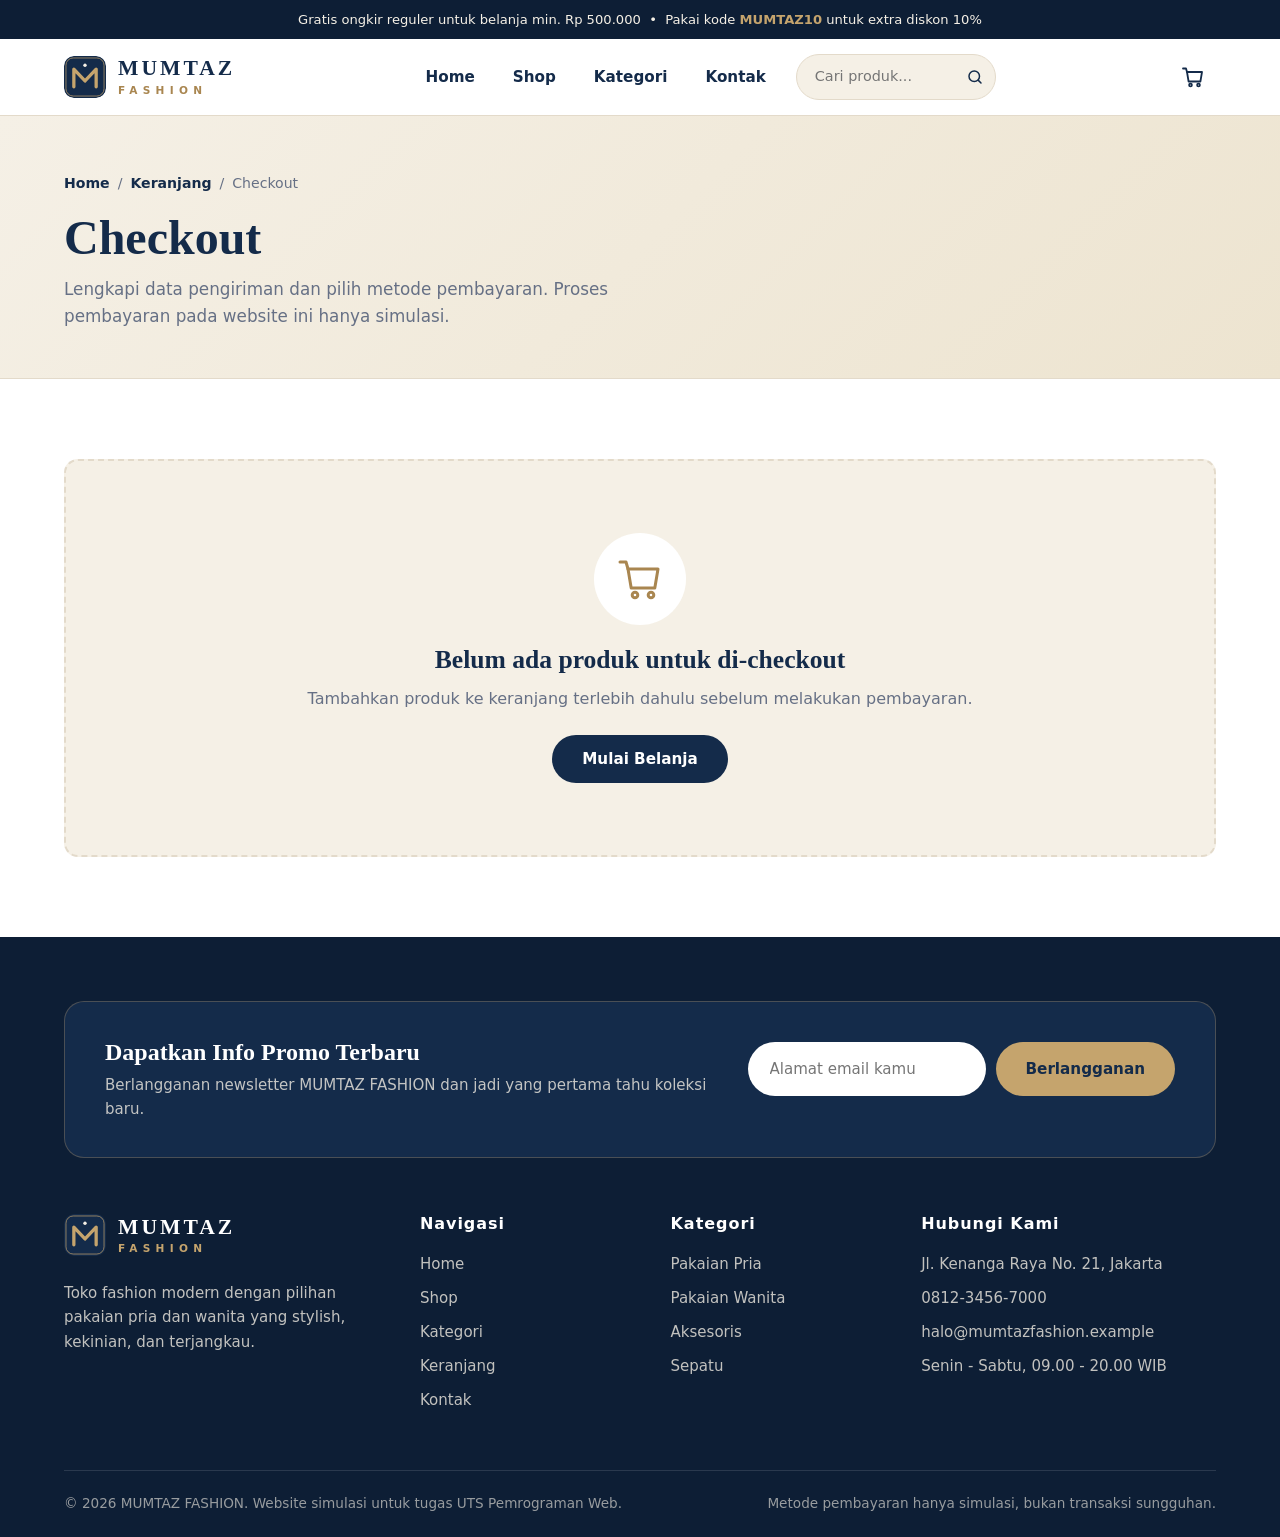
<file: checkout.html>
<!DOCTYPE html>
<html lang="id">
<head>
  <meta charset="UTF-8">
  <meta name="viewport" content="width=device-width, initial-scale=1.0">
  <title>Checkout | MUMTAZ FASHION</title>
  <meta name="description" content="Checkout MUMTAZ FASHION: isi data pengiriman, pilih metode pembayaran, dan selesaikan pesanan (simulasi).">
  <link rel="icon" type="image/svg+xml" href="assets/icons/logo.svg">
  <link rel="stylesheet" href="css/style.css">
</head>
<body>

  <div class="mumtaz_topbar">
    <p>Gratis ongkir reguler untuk belanja min. Rp 500.000 &nbsp;•&nbsp; Pakai kode <strong>MUMTAZ10</strong> untuk extra diskon 10%</p>
  </div>

  <header id="mumtaz_header" class="mumtaz_header">
    <nav class="mumtaz_navbar mumtaz_container" aria-label="Navigasi utama">
      <a href="index.html" class="mumtaz_logo" aria-label="MUMTAZ FASHION - beranda">
        <img src="assets/icons/logo.svg" alt="" width="42" height="42">
        <span class="mumtaz_logo_text"><strong>MUMTAZ</strong><small>FASHION</small></span>
      </a>

      <ul id="mumtaz_nav_menu" class="mumtaz_nav_menu">
        <li><a href="index.html" class="mumtaz_nav_link">Home</a></li>
        <li><a href="shop.html" class="mumtaz_nav_link">Shop</a></li>
        <li><a href="category.html" class="mumtaz_nav_link">Kategori</a></li>
        <li><a href="contact.html" class="mumtaz_nav_link">Kontak</a></li>
        <li class="mumtaz_nav_search_item">
          <form class="mumtaz_nav_search" action="shop.html" method="get" role="search">
            <input type="search" name="q" placeholder="Cari produk..." aria-label="Cari produk" autocomplete="off">
            <button type="submit" aria-label="Cari">
              <svg viewBox="0 0 24 24" width="18" height="18" fill="none" stroke="currentColor" stroke-width="2" stroke-linecap="round" aria-hidden="true"><circle cx="11" cy="11" r="7"/><path d="M20 20l-3.5-3.5"/></svg>
            </button>
          </form>
        </li>
      </ul>

      <div class="mumtaz_nav_actions">
        <a href="cart.html" class="mumtaz_cart_link" aria-label="Keranjang belanja">
          <svg viewBox="0 0 24 24" width="24" height="24" fill="none" stroke="currentColor" stroke-width="1.8" stroke-linecap="round" stroke-linejoin="round" aria-hidden="true"><path d="M6 7h15l-1.6 9.5H7.6z"/><path d="M6 7L5 3.5H2"/><circle cx="9.5" cy="20" r="1.4"/><circle cx="17.5" cy="20" r="1.4"/></svg>
          <span id="mumtaz_cart_badge" class="mumtaz_cart_badge mumtaz_badge_empty">0</span>
        </a>
        <button id="mumtaz_menu_toggle" class="mumtaz_menu_toggle" type="button" aria-label="Buka menu" aria-expanded="false" aria-controls="mumtaz_nav_menu">
          <span></span><span></span><span></span>
        </button>
      </div>
    </nav>
  </header>

  <main id="mumtaz_main">

    <section class="mumtaz_page_header">
      <div class="mumtaz_container">
        <nav class="mumtaz_breadcrumb" aria-label="Breadcrumb">
          <a href="index.html">Home</a><span>/</span><a href="cart.html">Keranjang</a><span>/</span><span>Checkout</span>
        </nav>
        <h1 class="mumtaz_page_title">Checkout</h1>
        <p class="mumtaz_page_subtitle">Lengkapi data pengiriman dan pilih metode pembayaran. Proses pembayaran pada website ini hanya simulasi.</p>
      </div>
    </section>

    <section class="mumtaz_section">
      <div class="mumtaz_container">

        <form id="mumtaz_checkout_form" novalidate>
          <div id="mumtaz_checkout_content" class="mumtaz_checkout_layout">

            <div class="mumtaz_checkout_main">

              <!-- 1. DATA PENGIRIMAN -->
              <div class="mumtaz_card">
                <h2 class="mumtaz_card_title"><span class="mumtaz_step_no">1</span> Data Pengiriman</h2>
                <div class="mumtaz_form_grid">
                  <div class="mumtaz_form_group">
                    <label class="mumtaz_label" for="mumtaz_co_name">Nama Lengkap</label>
                    <input type="text" id="mumtaz_co_name" class="mumtaz_input" placeholder="Contoh: Mumtaz Rahman" autocomplete="name" data-mumtaz-rule="name">
                    <span class="mumtaz_field_error" role="alert"></span>
                  </div>
                  <div class="mumtaz_form_group">
                    <label class="mumtaz_label" for="mumtaz_co_phone">Nomor Telepon</label>
                    <input type="tel" id="mumtaz_co_phone" class="mumtaz_input" placeholder="Contoh: 081234567890" autocomplete="tel" data-mumtaz-rule="phone">
                    <span class="mumtaz_field_error" role="alert"></span>
                  </div>
                  <div class="mumtaz_form_group mumtaz_form_full">
                    <label class="mumtaz_label" for="mumtaz_co_email">Email</label>
                    <input type="email" id="mumtaz_co_email" class="mumtaz_input" placeholder="nama@email.com" autocomplete="email" data-mumtaz-rule="email">
                    <span class="mumtaz_field_error" role="alert"></span>
                  </div>
                  <div class="mumtaz_form_group mumtaz_form_full">
                    <label class="mumtaz_label" for="mumtaz_co_address">Alamat Pengiriman</label>
                    <textarea id="mumtaz_co_address" class="mumtaz_input mumtaz_textarea" rows="3" placeholder="Nama jalan, nomor rumah, RT/RW, kelurahan, kecamatan" autocomplete="street-address" data-mumtaz-rule="address"></textarea>
                    <span class="mumtaz_field_error" role="alert"></span>
                  </div>
                  <div class="mumtaz_form_group">
                    <label class="mumtaz_label" for="mumtaz_co_city">Kota / Kabupaten</label>
                    <input type="text" id="mumtaz_co_city" class="mumtaz_input" placeholder="Contoh: Jakarta Selatan" autocomplete="address-level2" data-mumtaz-rule="city">
                    <span class="mumtaz_field_error" role="alert"></span>
                  </div>
                  <div class="mumtaz_form_group">
                    <label class="mumtaz_label" for="mumtaz_co_postal">Kode Pos</label>
                    <input type="text" id="mumtaz_co_postal" class="mumtaz_input" inputmode="numeric" maxlength="5" placeholder="Contoh: 12345" autocomplete="postal-code" data-mumtaz-rule="postal">
                    <span class="mumtaz_field_error" role="alert"></span>
                  </div>
                </div>
              </div>

              <!-- 2. PENGIRIMAN -->
              <div class="mumtaz_card">
                <h2 class="mumtaz_card_title"><span class="mumtaz_step_no">2</span> Metode Pengiriman (Simulasi)</h2>
                <div class="mumtaz_option_list">
                  <label class="mumtaz_option_card mumtaz_ship_method">
                    <input type="radio" name="shipping" value="reguler" checked>
                    <span class="mumtaz_option_body">
                      <span class="mumtaz_option_title">Reguler</span>
                      <span class="mumtaz_option_desc">Estimasi tiba 3-5 hari kerja</span>
                    </span>
                    <span id="mumtaz_ship_price_reguler" class="mumtaz_option_price">Rp 15.000</span>
                  </label>
                  <label class="mumtaz_option_card mumtaz_ship_method">
                    <input type="radio" name="shipping" value="express">
                    <span class="mumtaz_option_body">
                      <span class="mumtaz_option_title">Express</span>
                      <span class="mumtaz_option_desc">Estimasi tiba 1-2 hari kerja</span>
                    </span>
                    <span class="mumtaz_option_price">Rp 30.000</span>
                  </label>
                  <label class="mumtaz_option_card mumtaz_ship_method">
                    <input type="radio" name="shipping" value="sameday">
                    <span class="mumtaz_option_body">
                      <span class="mumtaz_option_title">Same Day</span>
                      <span class="mumtaz_option_desc">Tiba hari ini (area tertentu)</span>
                    </span>
                    <span class="mumtaz_option_price">Rp 45.000</span>
                  </label>
                </div>
              </div>

              <!-- 3. PEMBAYARAN -->
              <div class="mumtaz_card">
                <h2 class="mumtaz_card_title"><span class="mumtaz_step_no">3</span> Metode Pembayaran</h2>
                <div class="mumtaz_option_list">
                  <label class="mumtaz_option_card mumtaz_pay_method">
                    <input type="radio" name="payment" value="qris" checked>
                    <span class="mumtaz_option_body">
                      <span class="mumtaz_option_title">QRIS</span>
                      <span class="mumtaz_option_desc">Scan dengan aplikasi bank / e-wallet apa pun</span>
                    </span>
                  </label>
                  <label class="mumtaz_option_card mumtaz_pay_method">
                    <input type="radio" name="payment" value="bank">
                    <span class="mumtaz_option_body">
                      <span class="mumtaz_option_title">Transfer Bank</span>
                      <span class="mumtaz_option_desc">BCA, BNI, Mandiri, atau BRI</span>
                    </span>
                  </label>
                  <label class="mumtaz_option_card mumtaz_pay_method">
                    <input type="radio" name="payment" value="ewallet">
                    <span class="mumtaz_option_body">
                      <span class="mumtaz_option_title">E-Wallet</span>
                      <span class="mumtaz_option_desc">DANA, OVO, atau GoPay</span>
                    </span>
                  </label>
                </div>

                <!-- Panel QRIS -->
                <div id="mumtaz_panel_qris" class="mumtaz_pay_panel">
                  <div class="mumtaz_qris_wrap">
                    <img class="mumtaz_qris_image" src="assets/images/qris-simulasi.svg" alt="Gambar QRIS simulasi" width="220" height="271">
                    <div>
                      <h3 class="mumtaz_panel_title">Bayar dengan QRIS</h3>
                      <p class="mumtaz_panel_amount">Total pembayaran: <strong data-mumtaz-amount>Rp 0</strong></p>
                      <ol class="mumtaz_steps_list">
                        <li>Buka aplikasi mobile banking atau e-wallet.</li>
                        <li>Pilih menu Scan / Bayar dengan QRIS.</li>
                        <li>Arahkan kamera ke kode QRIS di samping.</li>
                        <li>Periksa nominal lalu konfirmasi pembayaran.</li>
                      </ol>
                      <p class="mumtaz_sim_note">Gambar QRIS ini hanya simulasi dan tidak dapat dipindai.</p>
                    </div>
                  </div>
                </div>

                <!-- Panel Transfer Bank -->
                <div id="mumtaz_panel_bank" class="mumtaz_pay_panel mumtaz_hidden">
                  <h3 class="mumtaz_panel_title">Transfer Bank</h3>
                  <div class="mumtaz_form_group">
                    <label class="mumtaz_label" for="mumtaz_bank_select">Pilih Bank</label>
                    <select id="mumtaz_bank_select" class="mumtaz_select mumtaz_select_full">
                      <option value="BCA">Bank BCA</option>
                      <option value="BNI">Bank BNI</option>
                      <option value="Mandiri">Bank Mandiri</option>
                      <option value="BRI">Bank BRI</option>
                    </select>
                  </div>
                  <div class="mumtaz_bank_box">
                    <p class="mumtaz_bank_label" id="mumtaz_bank_name">Bank BCA</p>
                    <p class="mumtaz_bank_number" id="mumtaz_bank_number">1234 5678 90</p>
                    <p class="mumtaz_bank_holder" id="mumtaz_bank_holder">MUMTAZ FASHION (DUMMY)</p>
                    <button type="button" id="mumtaz_bank_copy" class="mumtaz_btn mumtaz_btn_outline mumtaz_btn_sm">Salin Nomor</button>
                  </div>
                  <p class="mumtaz_panel_amount">Nominal transfer: <strong data-mumtaz-amount>Rp 0</strong></p>
                  <p class="mumtaz_sim_note">Nomor rekening di atas adalah data dummy untuk simulasi. Jangan melakukan transfer sungguhan.</p>
                </div>

                <!-- Panel E-Wallet -->
                <div id="mumtaz_panel_ewallet" class="mumtaz_pay_panel mumtaz_hidden">
                  <h3 class="mumtaz_panel_title">E-Wallet</h3>
                  <div id="mumtaz_ewallet_tabs" class="mumtaz_ewallet_tabs" role="group" aria-label="Pilih e-wallet">
                    <button type="button" class="mumtaz_ewallet_tab mumtaz_active" data-mumtaz-wallet="DANA">DANA</button>
                    <button type="button" class="mumtaz_ewallet_tab" data-mumtaz-wallet="OVO">OVO</button>
                    <button type="button" class="mumtaz_ewallet_tab" data-mumtaz-wallet="GoPay">GoPay</button>
                  </div>
                  <div class="mumtaz_bank_box">
                    <p class="mumtaz_bank_label">Nomor <span id="mumtaz_wallet_name">DANA</span> (dummy)</p>
                    <p class="mumtaz_bank_number" id="mumtaz_wallet_number">0812-0000-1234</p>
                    <p class="mumtaz_bank_holder">a.n. MUMTAZ FASHION (DUMMY)</p>
                  </div>
                  <p class="mumtaz_panel_amount">Nominal pembayaran: <strong data-mumtaz-amount>Rp 0</strong></p>
                  <ol id="mumtaz_wallet_steps" class="mumtaz_steps_list"></ol>
                  <p class="mumtaz_sim_note">Instruksi ini hanya simulasi. Tidak ada pembayaran yang benar-benar diproses.</p>
                </div>
              </div>

            </div>

            <!-- ===== RINGKASAN ===== -->
            <aside class="mumtaz_summary_card mumtaz_summary_sticky" aria-label="Ringkasan pesanan">
              <h2 class="mumtaz_card_title">Ringkasan Pesanan</h2>
              <ul id="mumtaz_order_items" class="mumtaz_order_items"></ul>

              <div class="mumtaz_voucher">
                <label class="mumtaz_label" for="mumtaz_voucher_input">Kode Voucher</label>
                <div class="mumtaz_voucher_row">
                  <input type="text" id="mumtaz_voucher_input" class="mumtaz_input" placeholder="MUMTAZ10" autocomplete="off">
                  <button type="button" id="mumtaz_voucher_apply" class="mumtaz_btn mumtaz_btn_outline">Terapkan</button>
                </div>
                <p id="mumtaz_voucher_msg" class="mumtaz_voucher_msg" aria-live="polite"></p>
              </div>

              <div class="mumtaz_summary_row"><span>Subtotal</span><strong id="mumtaz_sum_subtotal">Rp 0</strong></div>
              <div class="mumtaz_summary_row"><span>Ongkos kirim</span><strong id="mumtaz_sum_shipping">Rp 0</strong></div>
              <div id="mumtaz_discount_row" class="mumtaz_summary_row mumtaz_summary_discount mumtaz_hidden"><span id="mumtaz_sum_discount_label">Diskon</span><strong id="mumtaz_sum_discount">- Rp 0</strong></div>
              <div class="mumtaz_summary_row mumtaz_summary_total"><span>Total Pembayaran</span><strong id="mumtaz_sum_total">Rp 0</strong></div>

              <button type="submit" id="mumtaz_pay_btn" class="mumtaz_btn mumtaz_btn_gold mumtaz_btn_block">Bayar Sekarang</button>
              <p class="mumtaz_summary_note">Simulasi frontend: tidak ada uang yang diproses.</p>
              <a href="cart.html" class="mumtaz_back_link mumtaz_back_link_center">← Kembali ke Keranjang</a>
            </aside>

          </div>
        </form>

        <div id="mumtaz_checkout_empty" class="mumtaz_empty_state mumtaz_hidden">
          <div class="mumtaz_empty_icon" aria-hidden="true">
            <svg viewBox="0 0 24 24" width="48" height="48" fill="none" stroke="currentColor" stroke-width="1.5" stroke-linecap="round" stroke-linejoin="round"><path d="M6 7h15l-1.6 9.5H7.6z"/><path d="M6 7L5 3.5H2"/><circle cx="9.5" cy="20" r="1.4"/><circle cx="17.5" cy="20" r="1.4"/></svg>
          </div>
          <h2>Belum ada produk untuk di-checkout</h2>
          <p>Tambahkan produk ke keranjang terlebih dahulu sebelum melakukan pembayaran.</p>
          <a href="shop.html" class="mumtaz_btn mumtaz_btn_primary">Mulai Belanja</a>
        </div>

      </div>
    </section>

  </main>

  <!-- Modal proses pembayaran (simulasi) -->
  <div id="mumtaz_pay_modal" class="mumtaz_modal mumtaz_hidden" role="dialog" aria-modal="true" aria-labelledby="mumtaz_modal_title">
    <div class="mumtaz_modal_box">
      <div class="mumtaz_spinner" aria-hidden="true"></div>
      <h2 id="mumtaz_modal_title" class="mumtaz_modal_title">Memproses Pembayaran</h2>
      <p>Mohon tunggu sebentar. Ini hanya simulasi, tidak ada transaksi sungguhan.</p>
    </div>
  </div>

  <footer class="mumtaz_footer">
    <div class="mumtaz_container">
      <div class="mumtaz_footer_news">
        <div>
          <h2 class="mumtaz_footer_news_title">Dapatkan Info Promo Terbaru</h2>
          <p>Berlangganan newsletter MUMTAZ FASHION dan jadi yang pertama tahu koleksi baru.</p>
        </div>
        <form id="mumtaz_newsletter_form" class="mumtaz_newsletter_form" novalidate>
          <div class="mumtaz_form_group">
            <div class="mumtaz_newsletter_row">
              <input type="email" id="mumtaz_newsletter_email" class="mumtaz_newsletter_input" placeholder="Alamat email kamu" aria-label="Alamat email" data-mumtaz-rule="email">
              <button type="submit" class="mumtaz_btn mumtaz_btn_gold">Berlangganan</button>
            </div>
            <span class="mumtaz_field_error mumtaz_field_error_light" role="alert"></span>
          </div>
        </form>
      </div>

      <div class="mumtaz_footer_grid">
        <div class="mumtaz_footer_brand">
          <a href="index.html" class="mumtaz_logo mumtaz_logo_light" aria-label="MUMTAZ FASHION - beranda">
            <img src="assets/icons/logo.svg" alt="" width="42" height="42">
            <span class="mumtaz_logo_text"><strong>MUMTAZ</strong><small>FASHION</small></span>
          </a>
          <p>Toko fashion modern dengan pilihan pakaian pria dan wanita yang stylish, kekinian, dan terjangkau.</p>
        </div>
        <div>
          <h3 class="mumtaz_footer_title">Navigasi</h3>
          <ul class="mumtaz_footer_list">
            <li><a href="index.html">Home</a></li>
            <li><a href="shop.html">Shop</a></li>
            <li><a href="category.html">Kategori</a></li>
            <li><a href="cart.html">Keranjang</a></li>
            <li><a href="contact.html">Kontak</a></li>
          </ul>
        </div>
        <div>
          <h3 class="mumtaz_footer_title">Kategori</h3>
          <ul class="mumtaz_footer_list">
            <li><a href="category.html?kat=pria">Pakaian Pria</a></li>
            <li><a href="category.html?kat=wanita">Pakaian Wanita</a></li>
            <li><a href="category.html?kat=aksesoris">Aksesoris</a></li>
            <li><a href="category.html?kat=sepatu">Sepatu</a></li>
          </ul>
        </div>
        <div>
          <h3 class="mumtaz_footer_title">Hubungi Kami</h3>
          <ul class="mumtaz_footer_list">
            <li>Jl. Kenanga Raya No. 21, Jakarta</li>
            <li><a href="tel:+6281234567000">0812-3456-7000</a></li>
            <li><a href="mailto:halo@mumtazfashion.example">halo@mumtazfashion.example</a></li>
            <li>Senin - Sabtu, 09.00 - 20.00 WIB</li>
          </ul>
        </div>
      </div>

      <div class="mumtaz_footer_bottom">
        <p>&copy; 2026 MUMTAZ FASHION. Website simulasi untuk tugas UTS Pemrograman Web.</p>
        <p>Metode pembayaran hanya simulasi, bukan transaksi sungguhan.</p>
      </div>
    </div>
  </footer>

  <script src="js/products.js"></script>
  <script src="js/cart.js"></script>
  <script src="js/main.js"></script>
  <script src="js/checkout.js"></script>
</body>
</html>
</file>
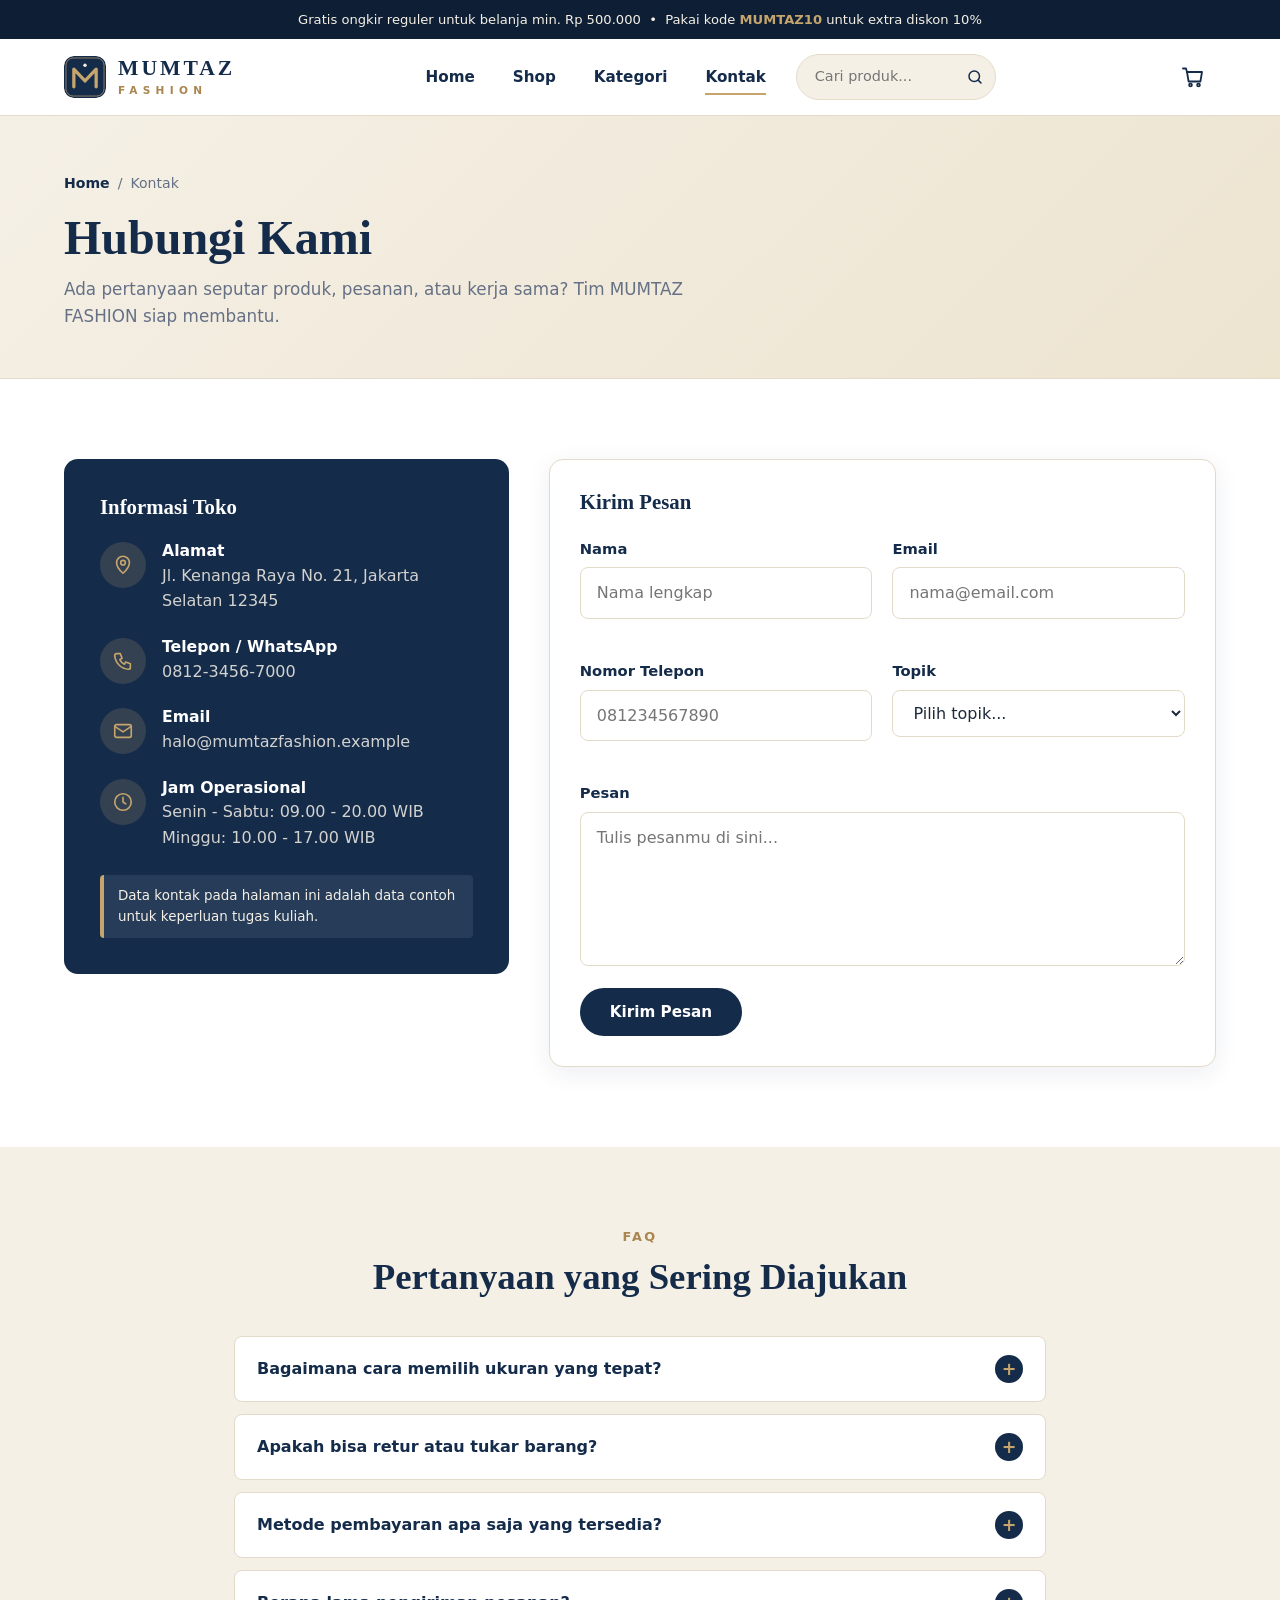
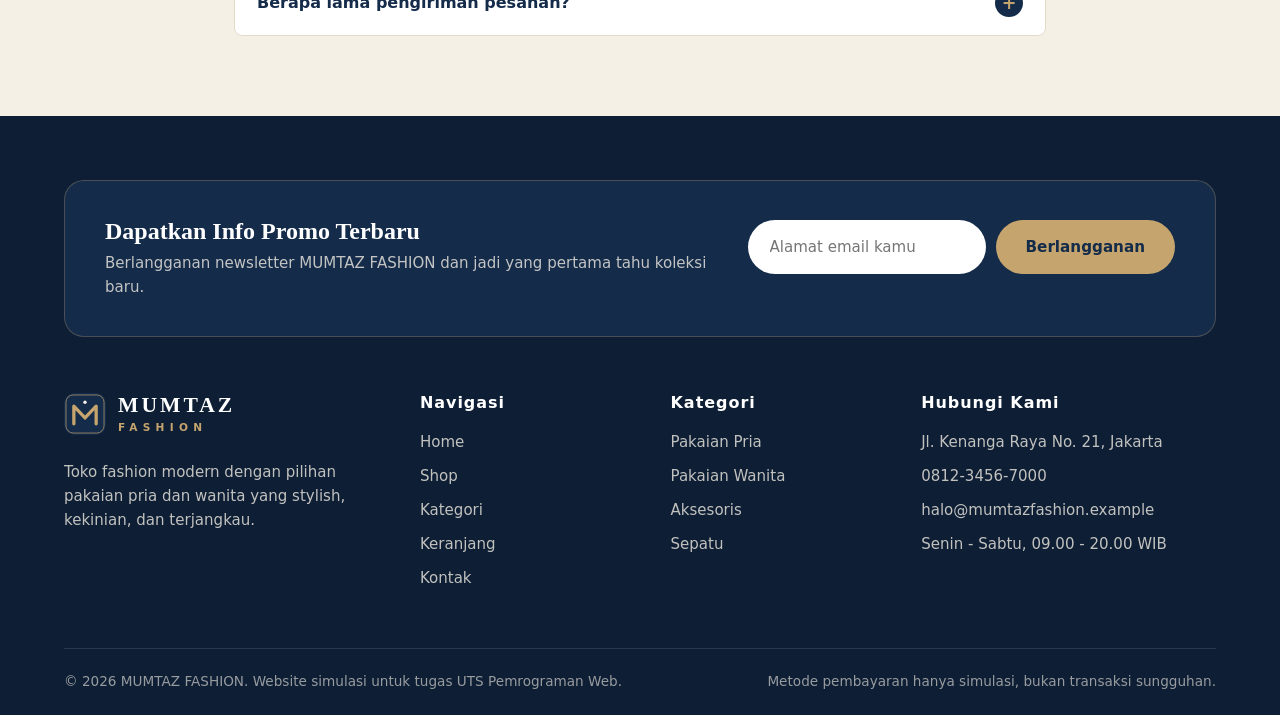
<file: contact.html>
<!DOCTYPE html>
<html lang="id">
<head>
  <meta charset="UTF-8">
  <meta name="viewport" content="width=device-width, initial-scale=1.0">
  <title>Kontak | MUMTAZ FASHION</title>
  <meta name="description" content="Hubungi MUMTAZ FASHION. Kirim pesan, lihat informasi toko, dan baca pertanyaan yang sering diajukan.">
  <link rel="icon" type="image/svg+xml" href="assets/icons/logo.svg">
  <link rel="stylesheet" href="css/style.css">
</head>
<body>

  <div class="mumtaz_topbar">
    <p>Gratis ongkir reguler untuk belanja min. Rp 500.000 &nbsp;•&nbsp; Pakai kode <strong>MUMTAZ10</strong> untuk extra diskon 10%</p>
  </div>

  <header id="mumtaz_header" class="mumtaz_header">
    <nav class="mumtaz_navbar mumtaz_container" aria-label="Navigasi utama">
      <a href="index.html" class="mumtaz_logo" aria-label="MUMTAZ FASHION - beranda">
        <img src="assets/icons/logo.svg" alt="" width="42" height="42">
        <span class="mumtaz_logo_text"><strong>MUMTAZ</strong><small>FASHION</small></span>
      </a>

      <ul id="mumtaz_nav_menu" class="mumtaz_nav_menu">
        <li><a href="index.html" class="mumtaz_nav_link">Home</a></li>
        <li><a href="shop.html" class="mumtaz_nav_link">Shop</a></li>
        <li><a href="category.html" class="mumtaz_nav_link">Kategori</a></li>
        <li><a href="contact.html" class="mumtaz_nav_link mumtaz_active" aria-current="page">Kontak</a></li>
        <li class="mumtaz_nav_search_item">
          <form class="mumtaz_nav_search" action="shop.html" method="get" role="search">
            <input type="search" name="q" placeholder="Cari produk..." aria-label="Cari produk" autocomplete="off">
            <button type="submit" aria-label="Cari">
              <svg viewBox="0 0 24 24" width="18" height="18" fill="none" stroke="currentColor" stroke-width="2" stroke-linecap="round" aria-hidden="true"><circle cx="11" cy="11" r="7"/><path d="M20 20l-3.5-3.5"/></svg>
            </button>
          </form>
        </li>
      </ul>

      <div class="mumtaz_nav_actions">
        <a href="cart.html" class="mumtaz_cart_link" aria-label="Keranjang belanja">
          <svg viewBox="0 0 24 24" width="24" height="24" fill="none" stroke="currentColor" stroke-width="1.8" stroke-linecap="round" stroke-linejoin="round" aria-hidden="true"><path d="M6 7h15l-1.6 9.5H7.6z"/><path d="M6 7L5 3.5H2"/><circle cx="9.5" cy="20" r="1.4"/><circle cx="17.5" cy="20" r="1.4"/></svg>
          <span id="mumtaz_cart_badge" class="mumtaz_cart_badge mumtaz_badge_empty">0</span>
        </a>
        <button id="mumtaz_menu_toggle" class="mumtaz_menu_toggle" type="button" aria-label="Buka menu" aria-expanded="false" aria-controls="mumtaz_nav_menu">
          <span></span><span></span><span></span>
        </button>
      </div>
    </nav>
  </header>

  <main id="mumtaz_main">

    <section class="mumtaz_page_header">
      <div class="mumtaz_container">
        <nav class="mumtaz_breadcrumb" aria-label="Breadcrumb">
          <a href="index.html">Home</a><span>/</span><span>Kontak</span>
        </nav>
        <h1 class="mumtaz_page_title">Hubungi Kami</h1>
        <p class="mumtaz_page_subtitle">Ada pertanyaan seputar produk, pesanan, atau kerja sama? Tim MUMTAZ FASHION siap membantu.</p>
      </div>
    </section>

    <section class="mumtaz_section">
      <div class="mumtaz_container">
        <div class="mumtaz_contact_layout">

          <!-- Informasi toko -->
          <div class="mumtaz_contact_info">
            <h2 class="mumtaz_card_title">Informasi Toko</h2>

            <div class="mumtaz_info_item">
              <span class="mumtaz_info_icon"><svg viewBox="0 0 24 24" width="22" height="22" fill="none" stroke="currentColor" stroke-width="1.8" stroke-linecap="round" stroke-linejoin="round" aria-hidden="true"><path d="M12 21s-7-6.2-7-11.5A7 7 0 0 1 19 9.5C19 14.800 12 21 12 21z"/><circle cx="12" cy="9.5" r="2.5"/></svg></span>
              <div><h3 class="mumtaz_info_title">Alamat</h3><p>Jl. Kenanga Raya No. 21, Jakarta Selatan 12345</p></div>
            </div>
            <div class="mumtaz_info_item">
              <span class="mumtaz_info_icon"><svg viewBox="0 0 24 24" width="22" height="22" fill="none" stroke="currentColor" stroke-width="1.8" stroke-linecap="round" stroke-linejoin="round" aria-hidden="true"><path d="M5 4h4l2 5-2.500 1.500a11 11 0 0 0 5 5L15 13l5 2v4a2 2 0 0 1-2 2A16 16 0 0 1 3 6a2 2 0 0 1 2-2z"/></svg></span>
              <div><h3 class="mumtaz_info_title">Telepon / WhatsApp</h3><p><a href="tel:+6281234567000">0812-3456-7000</a></p></div>
            </div>
            <div class="mumtaz_info_item">
              <span class="mumtaz_info_icon"><svg viewBox="0 0 24 24" width="22" height="22" fill="none" stroke="currentColor" stroke-width="1.8" stroke-linecap="round" stroke-linejoin="round" aria-hidden="true"><rect x="3" y="5" width="18" height="14" rx="2"/><path d="M3 7l9 6 9-6"/></svg></span>
              <div><h3 class="mumtaz_info_title">Email</h3><p><a href="mailto:halo@mumtazfashion.example">halo@mumtazfashion.example</a></p></div>
            </div>
            <div class="mumtaz_info_item">
              <span class="mumtaz_info_icon"><svg viewBox="0 0 24 24" width="22" height="22" fill="none" stroke="currentColor" stroke-width="1.8" stroke-linecap="round" stroke-linejoin="round" aria-hidden="true"><circle cx="12" cy="12" r="9"/><path d="M12 7v5l3 2"/></svg></span>
              <div><h3 class="mumtaz_info_title">Jam Operasional</h3><p>Senin - Sabtu: 09.00 - 20.00 WIB<br>Minggu: 10.00 - 17.00 WIB</p></div>
            </div>

            <p class="mumtaz_sim_note">Data kontak pada halaman ini adalah data contoh untuk keperluan tugas kuliah.</p>
          </div>

          <!-- Formulir -->
          <div class="mumtaz_card">
            <h2 class="mumtaz_card_title">Kirim Pesan</h2>

            <div id="mumtaz_contact_success" class="mumtaz_form_success mumtaz_hidden" role="status">
              <strong>Terima kasih, <span id="mumtaz_contact_success_name"></span>!</strong>
              <p>Pesanmu sudah kami terima (simulasi, tersimpan di browser ini). Tim kami akan membalas secepatnya.</p>
              <button type="button" id="mumtaz_contact_success_close" class="mumtaz_text_btn">Tutup</button>
            </div>

            <form id="mumtaz_contact_form" novalidate>
              <div class="mumtaz_form_grid">
                <div class="mumtaz_form_group">
                  <label class="mumtaz_label" for="mumtaz_contact_name">Nama</label>
                  <input type="text" id="mumtaz_contact_name" class="mumtaz_input" placeholder="Nama lengkap" autocomplete="name" data-mumtaz-rule="name">
                  <span class="mumtaz_field_error" role="alert"></span>
                </div>
                <div class="mumtaz_form_group">
                  <label class="mumtaz_label" for="mumtaz_contact_email">Email</label>
                  <input type="email" id="mumtaz_contact_email" class="mumtaz_input" placeholder="nama@email.com" autocomplete="email" data-mumtaz-rule="email">
                  <span class="mumtaz_field_error" role="alert"></span>
                </div>
                <div class="mumtaz_form_group">
                  <label class="mumtaz_label" for="mumtaz_contact_phone">Nomor Telepon</label>
                  <input type="tel" id="mumtaz_contact_phone" class="mumtaz_input" placeholder="081234567890" autocomplete="tel" data-mumtaz-rule="phone">
                  <span class="mumtaz_field_error" role="alert"></span>
                </div>
                <div class="mumtaz_form_group">
                  <label class="mumtaz_label" for="mumtaz_contact_subject">Topik</label>
                  <select id="mumtaz_contact_subject" class="mumtaz_select mumtaz_select_full" data-mumtaz-rule="select">
                    <option value="">Pilih topik...</option>
                    <option value="Pertanyaan produk">Pertanyaan produk</option>
                    <option value="Status pesanan">Status pesanan</option>
                    <option value="Pengiriman dan retur">Pengiriman dan retur</option>
                    <option value="Kerja sama">Kerja sama</option>
                    <option value="Lainnya">Lainnya</option>
                  </select>
                  <span class="mumtaz_field_error" role="alert"></span>
                </div>
                <div class="mumtaz_form_group mumtaz_form_full">
                  <label class="mumtaz_label" for="mumtaz_contact_message">Pesan</label>
                  <textarea id="mumtaz_contact_message" class="mumtaz_input mumtaz_textarea" rows="5" placeholder="Tulis pesanmu di sini..." data-mumtaz-rule="message"></textarea>
                  <span class="mumtaz_field_error" role="alert"></span>
                </div>
              </div>
              <button type="submit" class="mumtaz_btn mumtaz_btn_primary">Kirim Pesan</button>
            </form>
          </div>

        </div>
      </div>
    </section>

    <!-- FAQ -->
    <section class="mumtaz_section mumtaz_section_alt">
      <div class="mumtaz_container mumtaz_container_narrow">
        <div class="mumtaz_section_head mumtaz_section_head_center">
          <div>
            <p class="mumtaz_eyebrow">FAQ</p>
            <h2 class="mumtaz_section_title">Pertanyaan yang Sering Diajukan</h2>
          </div>
        </div>
        <div class="mumtaz_faq">
          <div class="mumtaz_faq_item">
            <button type="button" class="mumtaz_faq_question" aria-expanded="false">Bagaimana cara memilih ukuran yang tepat?<span class="mumtaz_faq_icon" aria-hidden="true">+</span></button>
            <div class="mumtaz_faq_answer"><p>Pilih ukuran pada halaman detail produk sebelum menambahkan ke keranjang. Jika ragu antara dua ukuran, pilih ukuran yang lebih besar agar lebih nyaman.</p></div>
          </div>
          <div class="mumtaz_faq_item">
            <button type="button" class="mumtaz_faq_question" aria-expanded="false">Apakah bisa retur atau tukar barang?<span class="mumtaz_faq_icon" aria-hidden="true">+</span></button>
            <div class="mumtaz_faq_answer"><p>Bisa. Retur atau tukar ukuran dapat dilakukan maksimal 7 hari setelah barang diterima, dengan syarat label masih terpasang dan barang belum dicuci.</p></div>
          </div>
          <div class="mumtaz_faq_item">
            <button type="button" class="mumtaz_faq_question" aria-expanded="false">Metode pembayaran apa saja yang tersedia?<span class="mumtaz_faq_icon" aria-hidden="true">+</span></button>
            <div class="mumtaz_faq_answer"><p>Tersedia QRIS, transfer bank (BCA, BNI, Mandiri, BRI), dan e-wallet (DANA, OVO, GoPay). Pada website tugas ini seluruh pembayaran hanya simulasi.</p></div>
          </div>
          <div class="mumtaz_faq_item">
            <button type="button" class="mumtaz_faq_question" aria-expanded="false">Berapa lama pengiriman pesanan?<span class="mumtaz_faq_icon" aria-hidden="true">+</span></button>
            <div class="mumtaz_faq_answer"><p>Pengiriman reguler 3-5 hari kerja, express 1-2 hari kerja, dan same day tiba pada hari yang sama untuk area tertentu. Belanja min. Rp 500.000 gratis ongkir reguler.</p></div>
          </div>
        </div>
      </div>
    </section>

  </main>

  <footer class="mumtaz_footer">
    <div class="mumtaz_container">
      <div class="mumtaz_footer_news">
        <div>
          <h2 class="mumtaz_footer_news_title">Dapatkan Info Promo Terbaru</h2>
          <p>Berlangganan newsletter MUMTAZ FASHION dan jadi yang pertama tahu koleksi baru.</p>
        </div>
        <form id="mumtaz_newsletter_form" class="mumtaz_newsletter_form" novalidate>
          <div class="mumtaz_form_group">
            <div class="mumtaz_newsletter_row">
              <input type="email" id="mumtaz_newsletter_email" class="mumtaz_newsletter_input" placeholder="Alamat email kamu" aria-label="Alamat email" data-mumtaz-rule="email">
              <button type="submit" class="mumtaz_btn mumtaz_btn_gold">Berlangganan</button>
            </div>
            <span class="mumtaz_field_error mumtaz_field_error_light" role="alert"></span>
          </div>
        </form>
      </div>

      <div class="mumtaz_footer_grid">
        <div class="mumtaz_footer_brand">
          <a href="index.html" class="mumtaz_logo mumtaz_logo_light" aria-label="MUMTAZ FASHION - beranda">
            <img src="assets/icons/logo.svg" alt="" width="42" height="42">
            <span class="mumtaz_logo_text"><strong>MUMTAZ</strong><small>FASHION</small></span>
          </a>
          <p>Toko fashion modern dengan pilihan pakaian pria dan wanita yang stylish, kekinian, dan terjangkau.</p>
        </div>
        <div>
          <h3 class="mumtaz_footer_title">Navigasi</h3>
          <ul class="mumtaz_footer_list">
            <li><a href="index.html">Home</a></li>
            <li><a href="shop.html">Shop</a></li>
            <li><a href="category.html">Kategori</a></li>
            <li><a href="cart.html">Keranjang</a></li>
            <li><a href="contact.html">Kontak</a></li>
          </ul>
        </div>
        <div>
          <h3 class="mumtaz_footer_title">Kategori</h3>
          <ul class="mumtaz_footer_list">
            <li><a href="category.html?kat=pria">Pakaian Pria</a></li>
            <li><a href="category.html?kat=wanita">Pakaian Wanita</a></li>
            <li><a href="category.html?kat=aksesoris">Aksesoris</a></li>
            <li><a href="category.html?kat=sepatu">Sepatu</a></li>
          </ul>
        </div>
        <div>
          <h3 class="mumtaz_footer_title">Hubungi Kami</h3>
          <ul class="mumtaz_footer_list">
            <li>Jl. Kenanga Raya No. 21, Jakarta</li>
            <li><a href="tel:+6281234567000">0812-3456-7000</a></li>
            <li><a href="mailto:halo@mumtazfashion.example">halo@mumtazfashion.example</a></li>
            <li>Senin - Sabtu, 09.00 - 20.00 WIB</li>
          </ul>
        </div>
      </div>

      <div class="mumtaz_footer_bottom">
        <p>&copy; 2026 MUMTAZ FASHION. Website simulasi untuk tugas UTS Pemrograman Web.</p>
        <p>Metode pembayaran hanya simulasi, bukan transaksi sungguhan.</p>
      </div>
    </div>
  </footer>

  <script src="js/products.js"></script>
  <script src="js/cart.js"></script>
  <script src="js/main.js"></script>
</body>
</html>
</file>
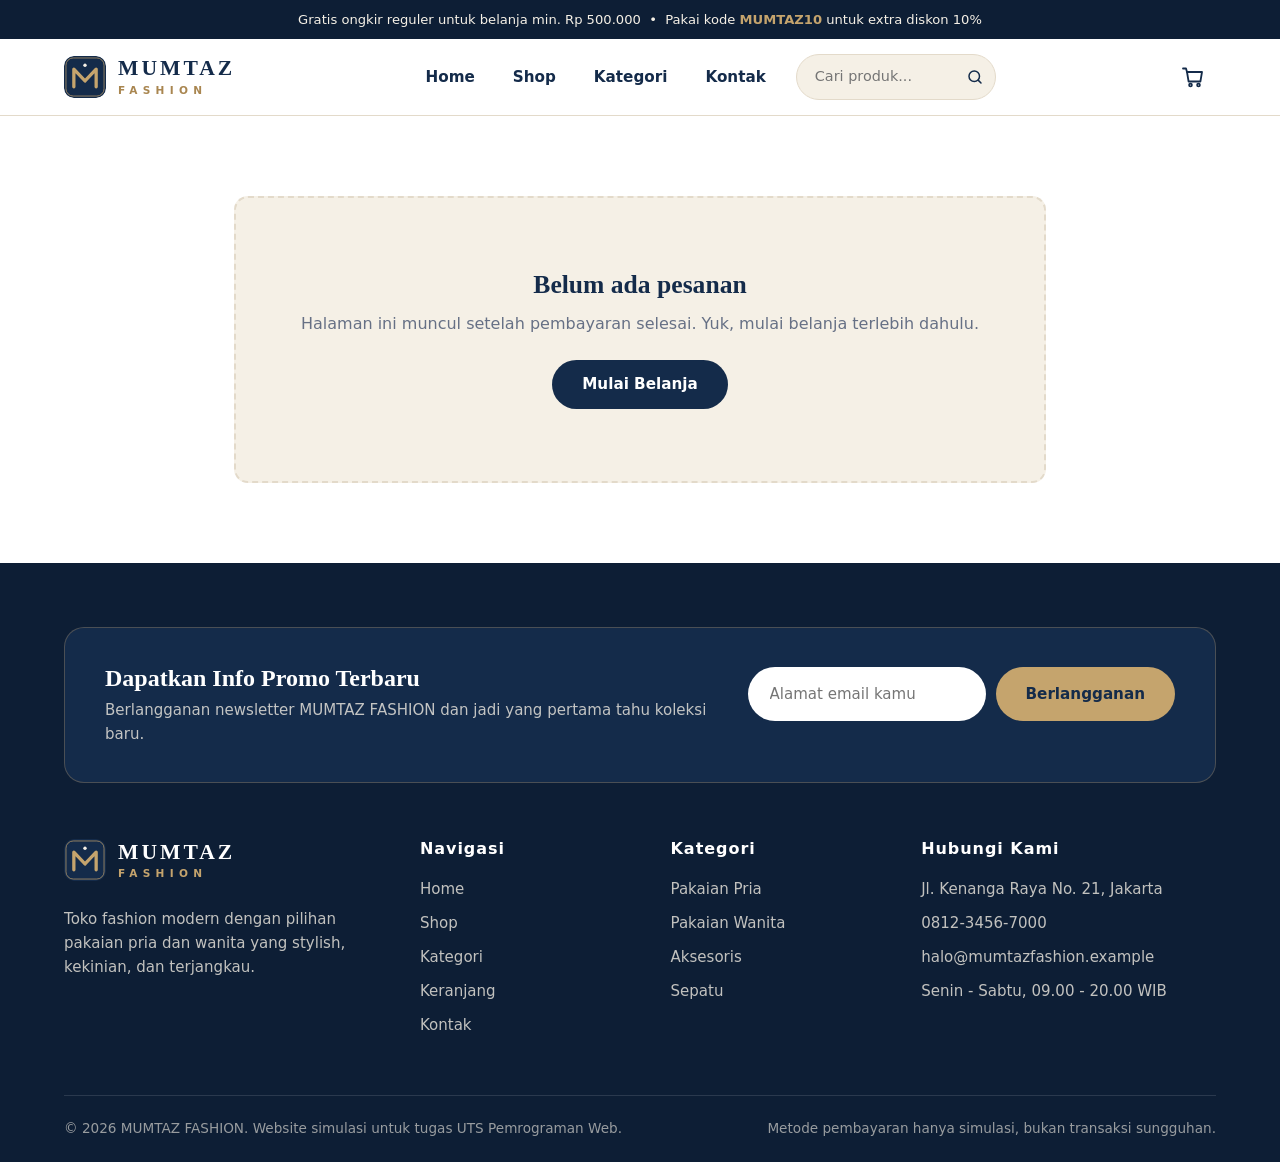
<file: payment-success.html>
<!DOCTYPE html>
<html lang="id">
<head>
  <meta charset="UTF-8">
  <meta name="viewport" content="width=device-width, initial-scale=1.0">
  <title>Pembayaran Berhasil | MUMTAZ FASHION</title>
  <meta name="description" content="Simulasi pembayaran berhasil di MUMTAZ FASHION.">
  <link rel="icon" type="image/svg+xml" href="assets/icons/logo.svg">
  <link rel="stylesheet" href="css/style.css">
</head>
<body>

  <div class="mumtaz_topbar">
    <p>Gratis ongkir reguler untuk belanja min. Rp 500.000 &nbsp;•&nbsp; Pakai kode <strong>MUMTAZ10</strong> untuk extra diskon 10%</p>
  </div>

  <header id="mumtaz_header" class="mumtaz_header">
    <nav class="mumtaz_navbar mumtaz_container" aria-label="Navigasi utama">
      <a href="index.html" class="mumtaz_logo" aria-label="MUMTAZ FASHION - beranda">
        <img src="assets/icons/logo.svg" alt="" width="42" height="42">
        <span class="mumtaz_logo_text"><strong>MUMTAZ</strong><small>FASHION</small></span>
      </a>

      <ul id="mumtaz_nav_menu" class="mumtaz_nav_menu">
        <li><a href="index.html" class="mumtaz_nav_link">Home</a></li>
        <li><a href="shop.html" class="mumtaz_nav_link">Shop</a></li>
        <li><a href="category.html" class="mumtaz_nav_link">Kategori</a></li>
        <li><a href="contact.html" class="mumtaz_nav_link">Kontak</a></li>
        <li class="mumtaz_nav_search_item">
          <form class="mumtaz_nav_search" action="shop.html" method="get" role="search">
            <input type="search" name="q" placeholder="Cari produk..." aria-label="Cari produk" autocomplete="off">
            <button type="submit" aria-label="Cari">
              <svg viewBox="0 0 24 24" width="18" height="18" fill="none" stroke="currentColor" stroke-width="2" stroke-linecap="round" aria-hidden="true"><circle cx="11" cy="11" r="7"/><path d="M20 20l-3.5-3.5"/></svg>
            </button>
          </form>
        </li>
      </ul>

      <div class="mumtaz_nav_actions">
        <a href="cart.html" class="mumtaz_cart_link" aria-label="Keranjang belanja">
          <svg viewBox="0 0 24 24" width="24" height="24" fill="none" stroke="currentColor" stroke-width="1.8" stroke-linecap="round" stroke-linejoin="round" aria-hidden="true"><path d="M6 7h15l-1.6 9.5H7.6z"/><path d="M6 7L5 3.5H2"/><circle cx="9.5" cy="20" r="1.4"/><circle cx="17.5" cy="20" r="1.4"/></svg>
          <span id="mumtaz_cart_badge" class="mumtaz_cart_badge mumtaz_badge_empty">0</span>
        </a>
        <button id="mumtaz_menu_toggle" class="mumtaz_menu_toggle" type="button" aria-label="Buka menu" aria-expanded="false" aria-controls="mumtaz_nav_menu">
          <span></span><span></span><span></span>
        </button>
      </div>
    </nav>
  </header>

  <main id="mumtaz_main">
    <section class="mumtaz_section">
      <div class="mumtaz_container mumtaz_container_narrow">

        <div id="mumtaz_success_content" class="mumtaz_success_wrap">
          <div class="mumtaz_success_icon" aria-hidden="true">
            <svg viewBox="0 0 52 52" width="64" height="64"><circle cx="26" cy="26" r="24" fill="none" stroke="currentColor" stroke-width="3"/><path d="M15 27l8 8 15-17" fill="none" stroke="currentColor" stroke-width="4" stroke-linecap="round" stroke-linejoin="round"/></svg>
          </div>
          <h1 class="mumtaz_success_title">Pembayaran Berhasil!</h1>
          <p class="mumtaz_success_text">Terima kasih sudah berbelanja di MUMTAZ FASHION. Pesananmu tercatat dan akan segera diproses.</p>
          <p class="mumtaz_sim_note mumtaz_sim_note_center">Ini adalah simulasi frontend. Tidak ada pembayaran atau pengiriman yang sebenarnya.</p>

          <div class="mumtaz_card mumtaz_receipt">
            <div class="mumtaz_order_meta">
              <div><span class="mumtaz_meta_label">No. Pesanan</span><strong id="mumtaz_order_id">-</strong></div>
              <div><span class="mumtaz_meta_label">Tanggal</span><strong id="mumtaz_order_date">-</strong></div>
              <div><span class="mumtaz_meta_label">Pembayaran</span><strong id="mumtaz_order_method">-</strong></div>
              <div><span class="mumtaz_meta_label">Pengiriman</span><strong id="mumtaz_order_shipping">-</strong></div>
            </div>

            <div class="mumtaz_receipt_block">
              <h2 class="mumtaz_receipt_title">Dikirim ke</h2>
              <p id="mumtaz_order_customer" class="mumtaz_receipt_strong">-</p>
              <p id="mumtaz_order_address">-</p>
            </div>

            <div class="mumtaz_receipt_block">
              <h2 class="mumtaz_receipt_title">Rincian Pesanan</h2>
              <ul id="mumtaz_success_items" class="mumtaz_order_items"></ul>
              <div class="mumtaz_summary_row"><span>Subtotal</span><strong id="mumtaz_success_subtotal">Rp 0</strong></div>
              <div class="mumtaz_summary_row"><span>Ongkos kirim</span><strong id="mumtaz_success_shipping">Rp 0</strong></div>
              <div id="mumtaz_success_discount_row" class="mumtaz_summary_row mumtaz_summary_discount mumtaz_hidden"><span>Diskon voucher</span><strong id="mumtaz_success_discount">- Rp 0</strong></div>
              <div class="mumtaz_summary_row mumtaz_summary_total"><span>Total Dibayar</span><strong id="mumtaz_success_total">Rp 0</strong></div>
            </div>
          </div>

          <div class="mumtaz_success_actions">
            <a href="shop.html" class="mumtaz_btn mumtaz_btn_primary">Belanja Lagi</a>
            <a href="index.html" class="mumtaz_btn mumtaz_btn_outline">Kembali ke Beranda</a>
            <button type="button" id="mumtaz_print_btn" class="mumtaz_btn mumtaz_btn_outline">Cetak Bukti</button>
          </div>
        </div>

        <div id="mumtaz_success_empty" class="mumtaz_empty_state mumtaz_hidden">
          <h2>Belum ada pesanan</h2>
          <p>Halaman ini muncul setelah pembayaran selesai. Yuk, mulai belanja terlebih dahulu.</p>
          <a href="shop.html" class="mumtaz_btn mumtaz_btn_primary">Mulai Belanja</a>
        </div>

      </div>
    </section>
  </main>

  <footer class="mumtaz_footer">
    <div class="mumtaz_container">
      <div class="mumtaz_footer_news">
        <div>
          <h2 class="mumtaz_footer_news_title">Dapatkan Info Promo Terbaru</h2>
          <p>Berlangganan newsletter MUMTAZ FASHION dan jadi yang pertama tahu koleksi baru.</p>
        </div>
        <form id="mumtaz_newsletter_form" class="mumtaz_newsletter_form" novalidate>
          <div class="mumtaz_form_group">
            <div class="mumtaz_newsletter_row">
              <input type="email" id="mumtaz_newsletter_email" class="mumtaz_newsletter_input" placeholder="Alamat email kamu" aria-label="Alamat email" data-mumtaz-rule="email">
              <button type="submit" class="mumtaz_btn mumtaz_btn_gold">Berlangganan</button>
            </div>
            <span class="mumtaz_field_error mumtaz_field_error_light" role="alert"></span>
          </div>
        </form>
      </div>

      <div class="mumtaz_footer_grid">
        <div class="mumtaz_footer_brand">
          <a href="index.html" class="mumtaz_logo mumtaz_logo_light" aria-label="MUMTAZ FASHION - beranda">
            <img src="assets/icons/logo.svg" alt="" width="42" height="42">
            <span class="mumtaz_logo_text"><strong>MUMTAZ</strong><small>FASHION</small></span>
          </a>
          <p>Toko fashion modern dengan pilihan pakaian pria dan wanita yang stylish, kekinian, dan terjangkau.</p>
        </div>
        <div>
          <h3 class="mumtaz_footer_title">Navigasi</h3>
          <ul class="mumtaz_footer_list">
            <li><a href="index.html">Home</a></li>
            <li><a href="shop.html">Shop</a></li>
            <li><a href="category.html">Kategori</a></li>
            <li><a href="cart.html">Keranjang</a></li>
            <li><a href="contact.html">Kontak</a></li>
          </ul>
        </div>
        <div>
          <h3 class="mumtaz_footer_title">Kategori</h3>
          <ul class="mumtaz_footer_list">
            <li><a href="category.html?kat=pria">Pakaian Pria</a></li>
            <li><a href="category.html?kat=wanita">Pakaian Wanita</a></li>
            <li><a href="category.html?kat=aksesoris">Aksesoris</a></li>
            <li><a href="category.html?kat=sepatu">Sepatu</a></li>
          </ul>
        </div>
        <div>
          <h3 class="mumtaz_footer_title">Hubungi Kami</h3>
          <ul class="mumtaz_footer_list">
            <li>Jl. Kenanga Raya No. 21, Jakarta</li>
            <li><a href="tel:+6281234567000">0812-3456-7000</a></li>
            <li><a href="mailto:halo@mumtazfashion.example">halo@mumtazfashion.example</a></li>
            <li>Senin - Sabtu, 09.00 - 20.00 WIB</li>
          </ul>
        </div>
      </div>

      <div class="mumtaz_footer_bottom">
        <p>&copy; 2026 MUMTAZ FASHION. Website simulasi untuk tugas UTS Pemrograman Web.</p>
        <p>Metode pembayaran hanya simulasi, bukan transaksi sungguhan.</p>
      </div>
    </div>
  </footer>

  <script src="js/products.js"></script>
  <script src="js/cart.js"></script>
  <script src="js/main.js"></script>
  <script src="js/checkout.js"></script>
</body>
</html>
</file>
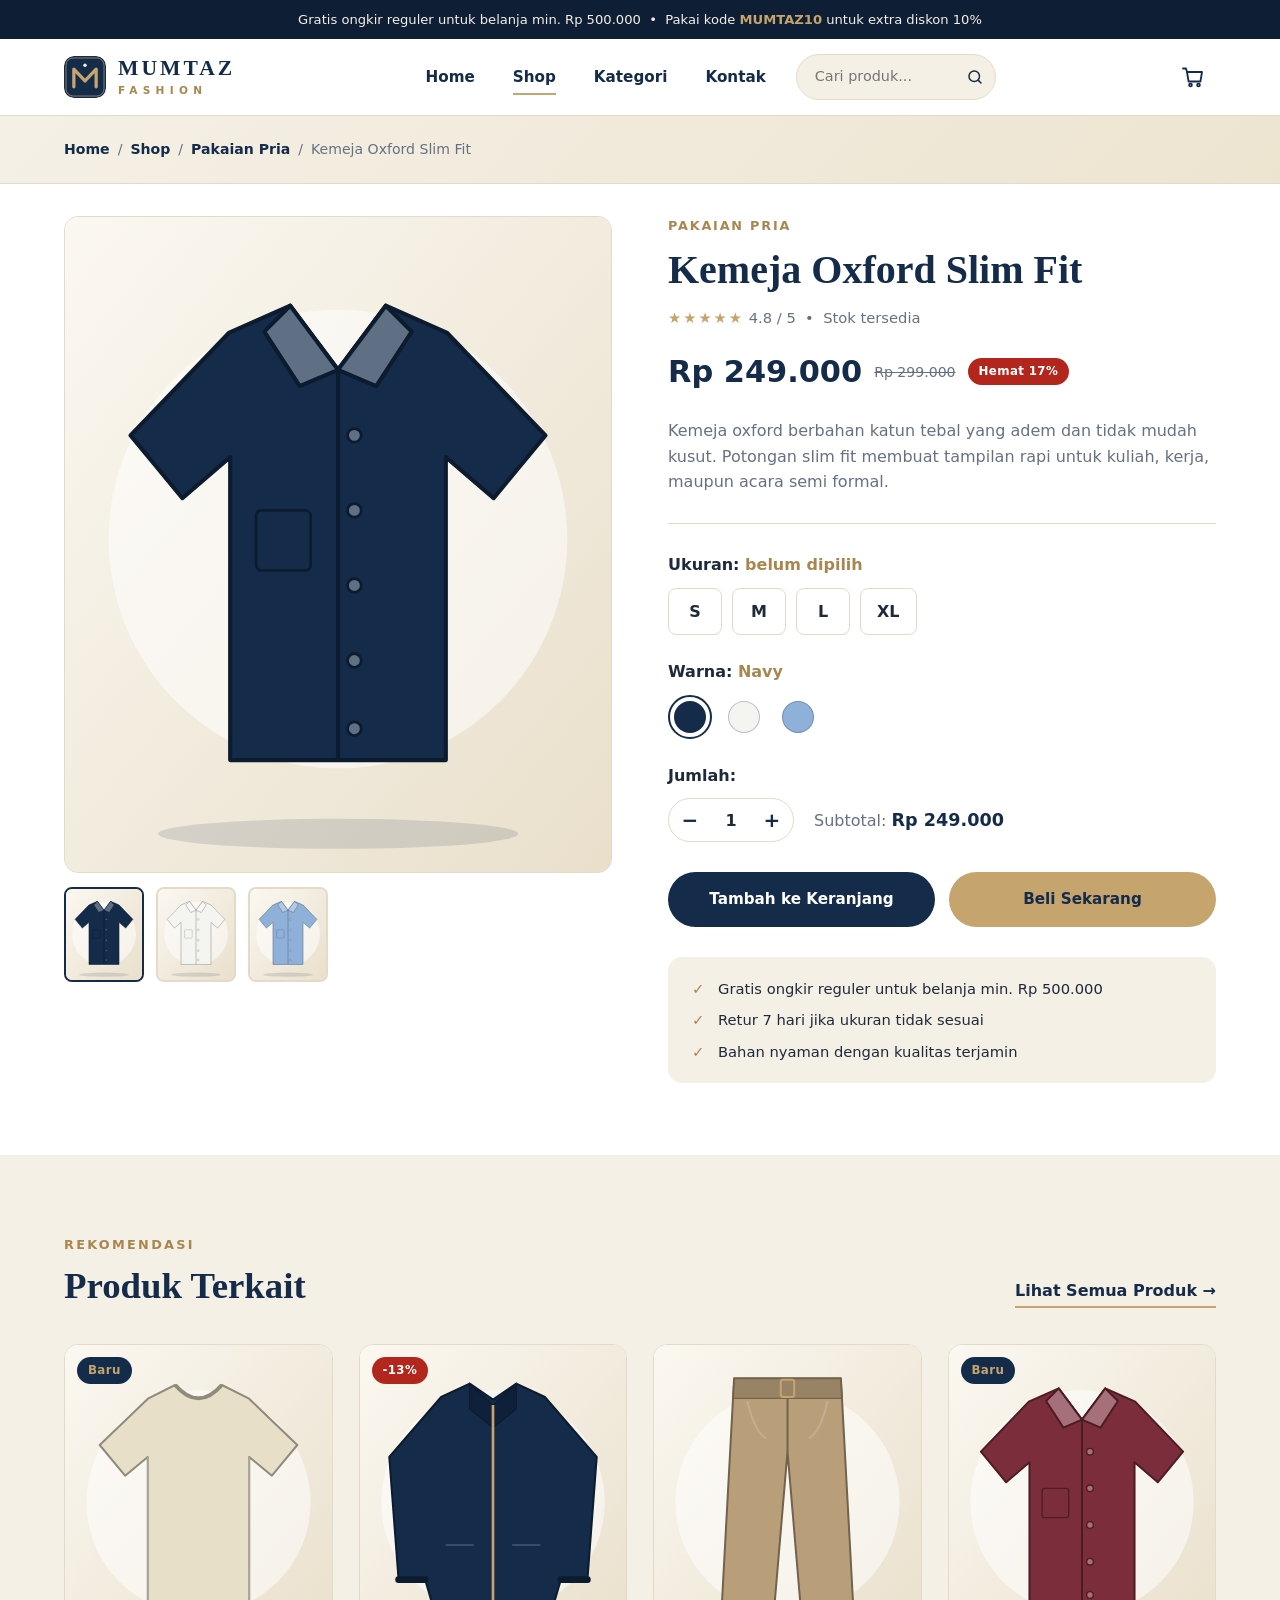
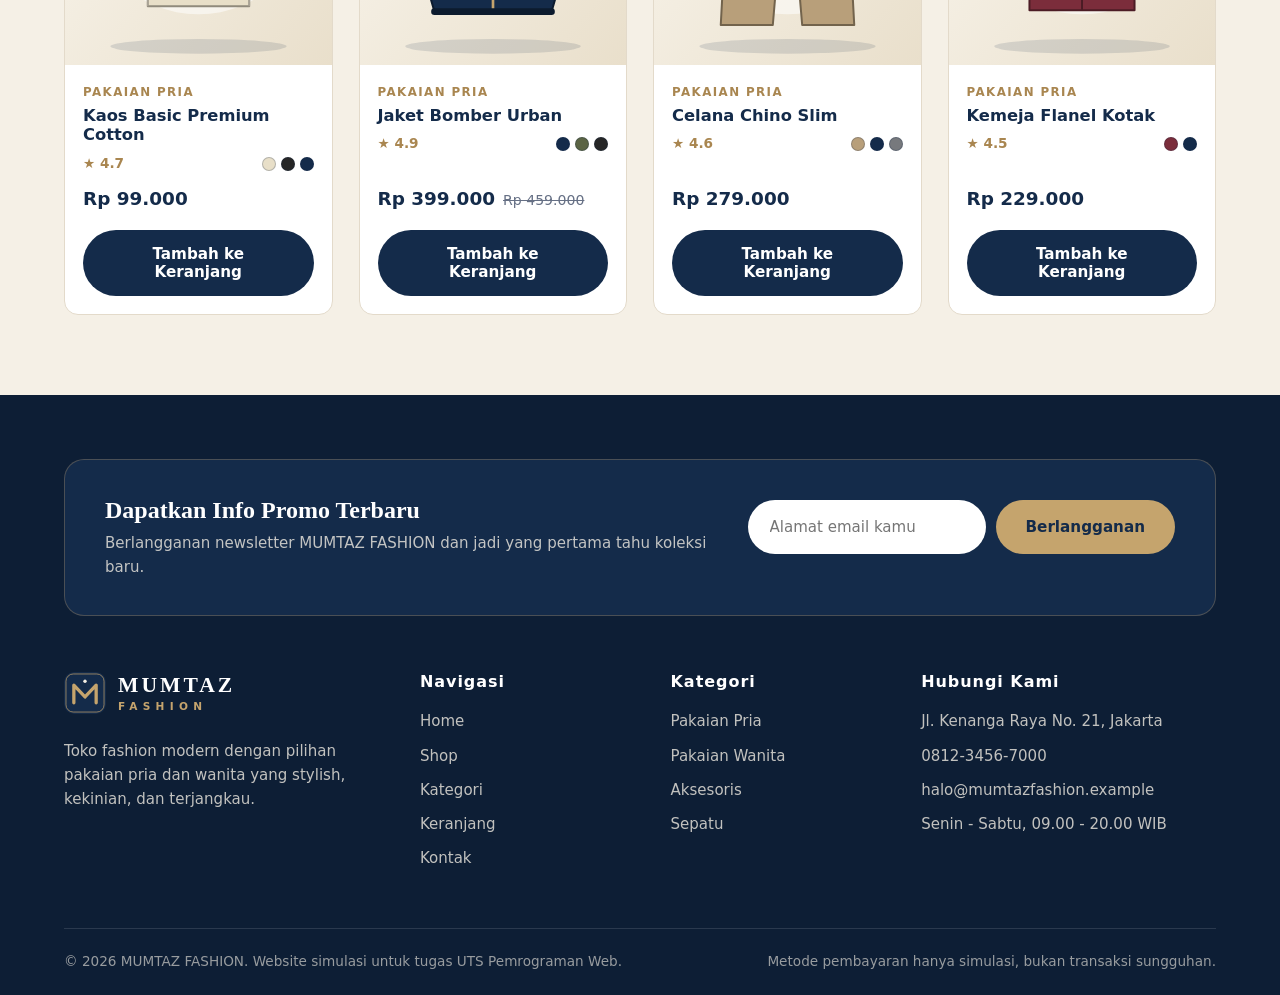
<file: product-detail.html>
<!DOCTYPE html>
<html lang="id">
<head>
  <meta charset="UTF-8">
  <meta name="viewport" content="width=device-width, initial-scale=1.0">
  <title>Detail Produk | MUMTAZ FASHION</title>
  <meta name="description" content="Lihat detail produk MUMTAZ FASHION: foto, harga, deskripsi, pilihan ukuran dan warna.">
  <link rel="icon" type="image/svg+xml" href="assets/icons/logo.svg">
  <link rel="stylesheet" href="css/style.css">
</head>
<body>

  <div class="mumtaz_topbar">
    <p>Gratis ongkir reguler untuk belanja min. Rp 500.000 &nbsp;•&nbsp; Pakai kode <strong>MUMTAZ10</strong> untuk extra diskon 10%</p>
  </div>

  <header id="mumtaz_header" class="mumtaz_header">
    <nav class="mumtaz_navbar mumtaz_container" aria-label="Navigasi utama">
      <a href="index.html" class="mumtaz_logo" aria-label="MUMTAZ FASHION - beranda">
        <img src="assets/icons/logo.svg" alt="" width="42" height="42">
        <span class="mumtaz_logo_text"><strong>MUMTAZ</strong><small>FASHION</small></span>
      </a>

      <ul id="mumtaz_nav_menu" class="mumtaz_nav_menu">
        <li><a href="index.html" class="mumtaz_nav_link">Home</a></li>
        <li><a href="shop.html" class="mumtaz_nav_link mumtaz_active">Shop</a></li>
        <li><a href="category.html" class="mumtaz_nav_link">Kategori</a></li>
        <li><a href="contact.html" class="mumtaz_nav_link">Kontak</a></li>
        <li class="mumtaz_nav_search_item">
          <form class="mumtaz_nav_search" action="shop.html" method="get" role="search">
            <input type="search" name="q" placeholder="Cari produk..." aria-label="Cari produk" autocomplete="off">
            <button type="submit" aria-label="Cari">
              <svg viewBox="0 0 24 24" width="18" height="18" fill="none" stroke="currentColor" stroke-width="2" stroke-linecap="round" aria-hidden="true"><circle cx="11" cy="11" r="7"/><path d="M20 20l-3.5-3.5"/></svg>
            </button>
          </form>
        </li>
      </ul>

      <div class="mumtaz_nav_actions">
        <a href="cart.html" class="mumtaz_cart_link" aria-label="Keranjang belanja">
          <svg viewBox="0 0 24 24" width="24" height="24" fill="none" stroke="currentColor" stroke-width="1.8" stroke-linecap="round" stroke-linejoin="round" aria-hidden="true"><path d="M6 7h15l-1.6 9.5H7.6z"/><path d="M6 7L5 3.5H2"/><circle cx="9.5" cy="20" r="1.4"/><circle cx="17.5" cy="20" r="1.4"/></svg>
          <span id="mumtaz_cart_badge" class="mumtaz_cart_badge mumtaz_badge_empty">0</span>
        </a>
        <button id="mumtaz_menu_toggle" class="mumtaz_menu_toggle" type="button" aria-label="Buka menu" aria-expanded="false" aria-controls="mumtaz_nav_menu">
          <span></span><span></span><span></span>
        </button>
      </div>
    </nav>
  </header>

  <main id="mumtaz_main">

    <section class="mumtaz_page_header mumtaz_page_header_slim">
      <div class="mumtaz_container">
        <nav class="mumtaz_breadcrumb" aria-label="Breadcrumb">
          <a href="index.html">Home</a><span>/</span>
          <a href="shop.html">Shop</a><span>/</span>
          <a href="category.html" id="mumtaz_breadcrumb_category">Kategori</a><span>/</span>
          <span id="mumtaz_breadcrumb_current">Detail Produk</span>
        </nav>
      </div>
    </section>

    <section class="mumtaz_section mumtaz_section_tight">
      <div class="mumtaz_container">
        <div id="mumtaz_detail_root"></div>
      </div>
    </section>

    <section class="mumtaz_section mumtaz_section_alt">
      <div class="mumtaz_container">
        <div class="mumtaz_section_head">
          <div>
            <p class="mumtaz_eyebrow">Rekomendasi</p>
            <h2 class="mumtaz_section_title">Produk Terkait</h2>
          </div>
          <a href="shop.html" class="mumtaz_section_link">Lihat Semua Produk →</a>
        </div>
        <div id="mumtaz_related_grid" class="mumtaz_product_grid"></div>
      </div>
    </section>

  </main>

  <footer class="mumtaz_footer">
    <div class="mumtaz_container">
      <div class="mumtaz_footer_news">
        <div>
          <h2 class="mumtaz_footer_news_title">Dapatkan Info Promo Terbaru</h2>
          <p>Berlangganan newsletter MUMTAZ FASHION dan jadi yang pertama tahu koleksi baru.</p>
        </div>
        <form id="mumtaz_newsletter_form" class="mumtaz_newsletter_form" novalidate>
          <div class="mumtaz_form_group">
            <div class="mumtaz_newsletter_row">
              <input type="email" id="mumtaz_newsletter_email" class="mumtaz_newsletter_input" placeholder="Alamat email kamu" aria-label="Alamat email" data-mumtaz-rule="email">
              <button type="submit" class="mumtaz_btn mumtaz_btn_gold">Berlangganan</button>
            </div>
            <span class="mumtaz_field_error mumtaz_field_error_light" role="alert"></span>
          </div>
        </form>
      </div>

      <div class="mumtaz_footer_grid">
        <div class="mumtaz_footer_brand">
          <a href="index.html" class="mumtaz_logo mumtaz_logo_light" aria-label="MUMTAZ FASHION - beranda">
            <img src="assets/icons/logo.svg" alt="" width="42" height="42">
            <span class="mumtaz_logo_text"><strong>MUMTAZ</strong><small>FASHION</small></span>
          </a>
          <p>Toko fashion modern dengan pilihan pakaian pria dan wanita yang stylish, kekinian, dan terjangkau.</p>
        </div>
        <div>
          <h3 class="mumtaz_footer_title">Navigasi</h3>
          <ul class="mumtaz_footer_list">
            <li><a href="index.html">Home</a></li>
            <li><a href="shop.html">Shop</a></li>
            <li><a href="category.html">Kategori</a></li>
            <li><a href="cart.html">Keranjang</a></li>
            <li><a href="contact.html">Kontak</a></li>
          </ul>
        </div>
        <div>
          <h3 class="mumtaz_footer_title">Kategori</h3>
          <ul class="mumtaz_footer_list">
            <li><a href="category.html?kat=pria">Pakaian Pria</a></li>
            <li><a href="category.html?kat=wanita">Pakaian Wanita</a></li>
            <li><a href="category.html?kat=aksesoris">Aksesoris</a></li>
            <li><a href="category.html?kat=sepatu">Sepatu</a></li>
          </ul>
        </div>
        <div>
          <h3 class="mumtaz_footer_title">Hubungi Kami</h3>
          <ul class="mumtaz_footer_list">
            <li>Jl. Kenanga Raya No. 21, Jakarta</li>
            <li><a href="tel:+6281234567000">0812-3456-7000</a></li>
            <li><a href="mailto:halo@mumtazfashion.example">halo@mumtazfashion.example</a></li>
            <li>Senin - Sabtu, 09.00 - 20.00 WIB</li>
          </ul>
        </div>
      </div>

      <div class="mumtaz_footer_bottom">
        <p>&copy; 2026 MUMTAZ FASHION. Website simulasi untuk tugas UTS Pemrograman Web.</p>
        <p>Metode pembayaran hanya simulasi, bukan transaksi sungguhan.</p>
      </div>
    </div>
  </footer>

  <script src="js/products.js"></script>
  <script src="js/cart.js"></script>
  <script src="js/main.js"></script>
</body>
</html>
</file>
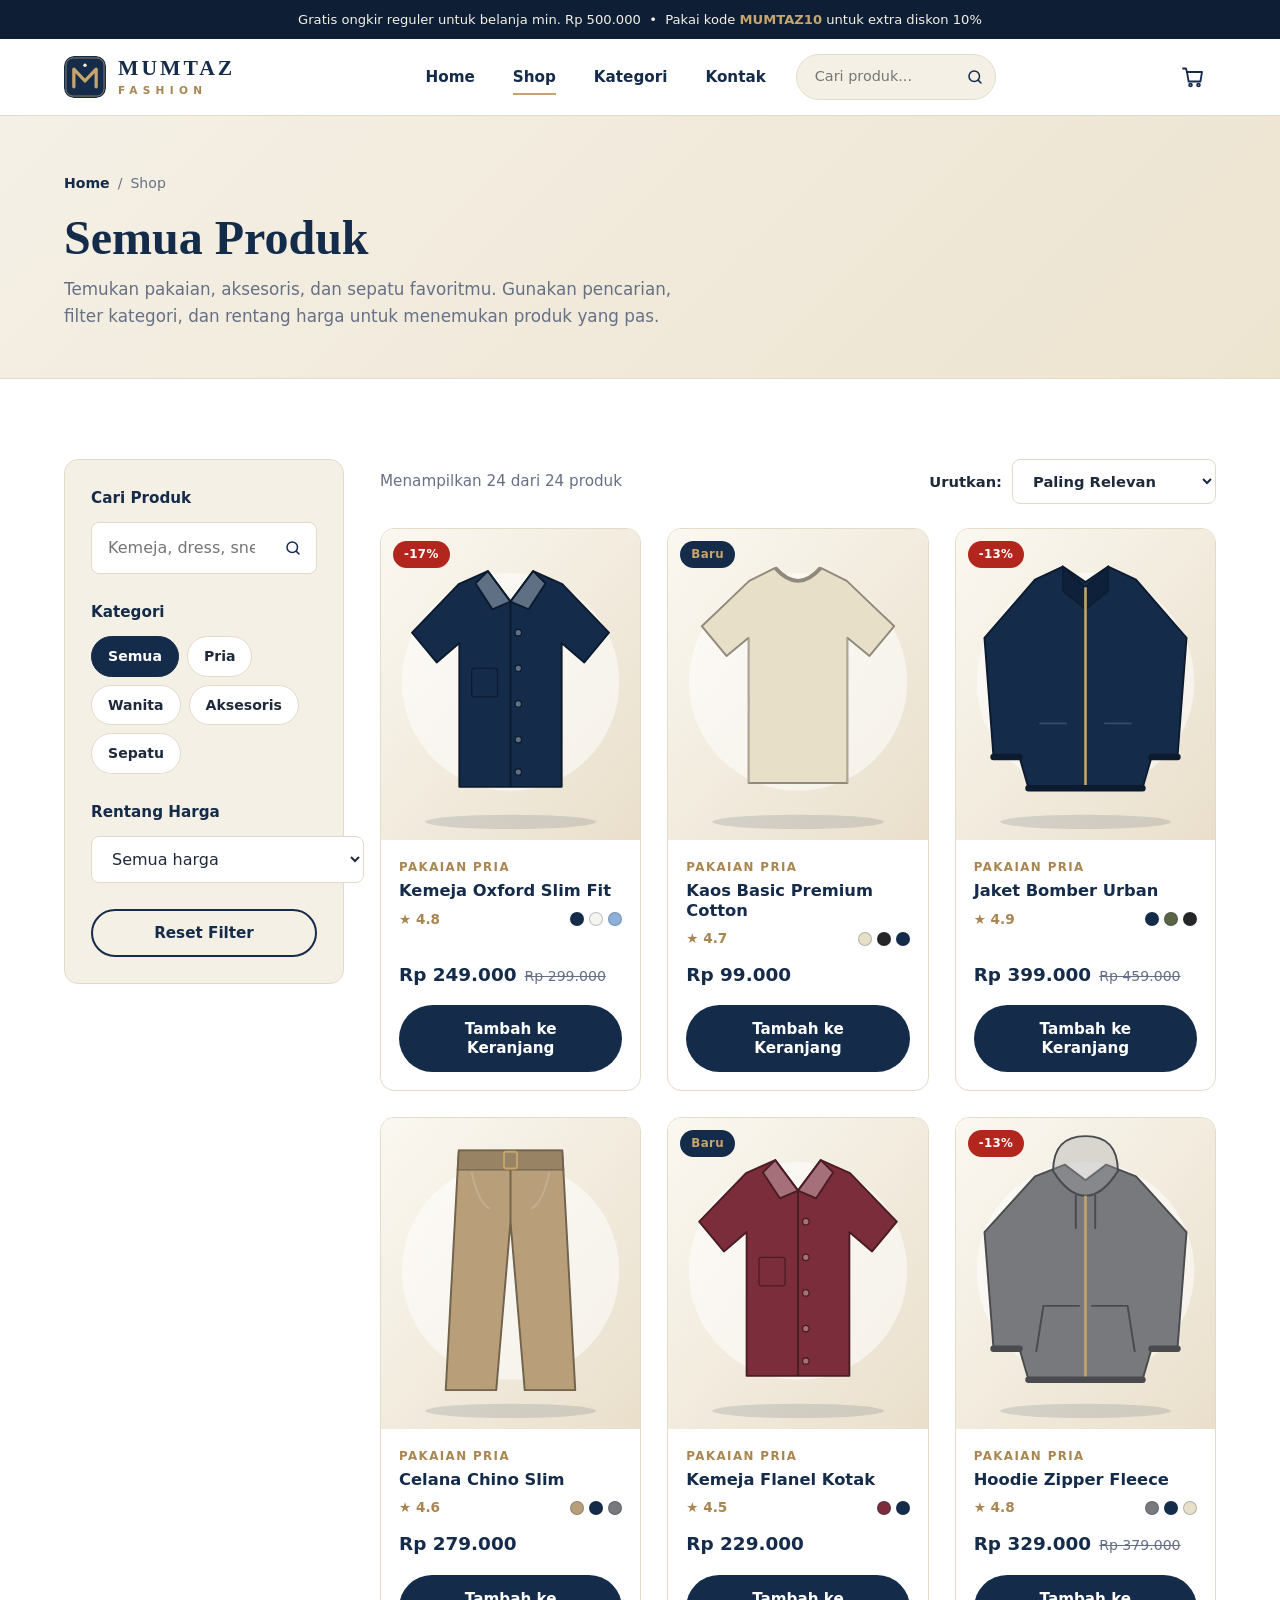
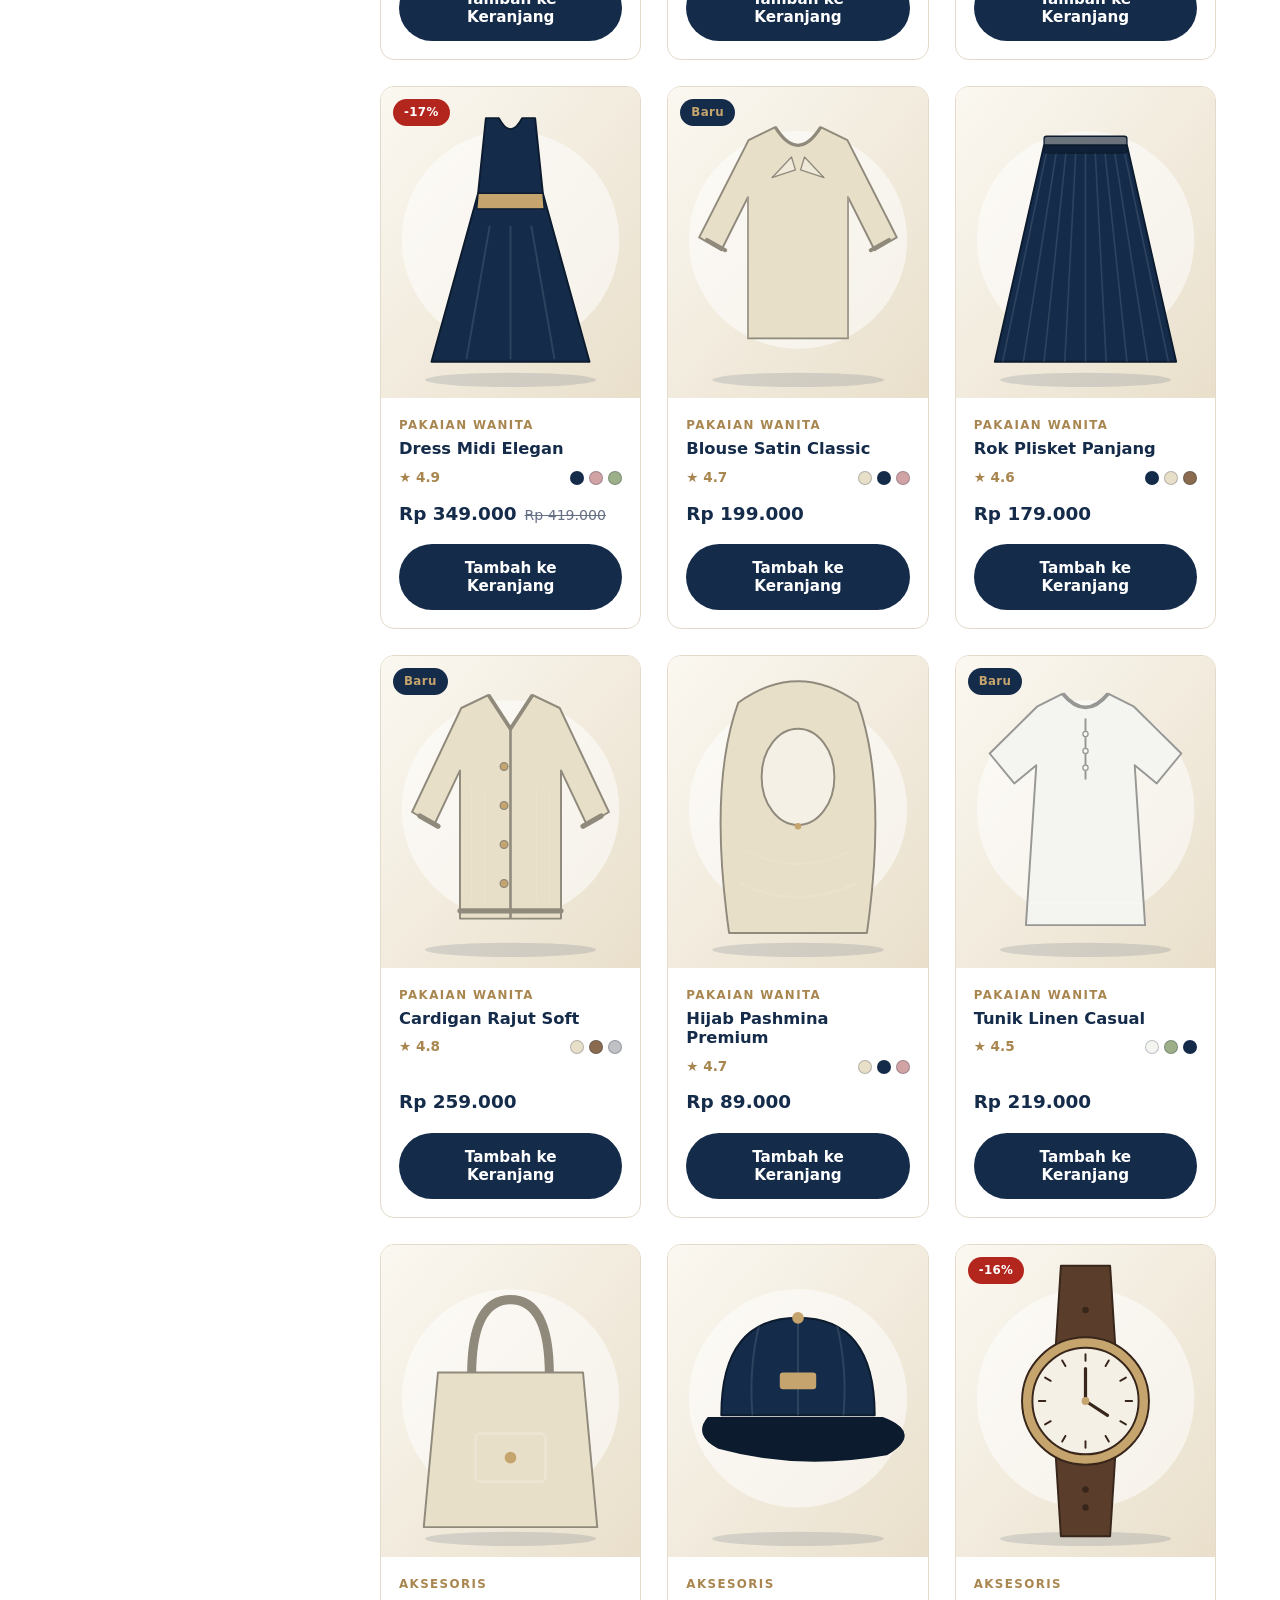
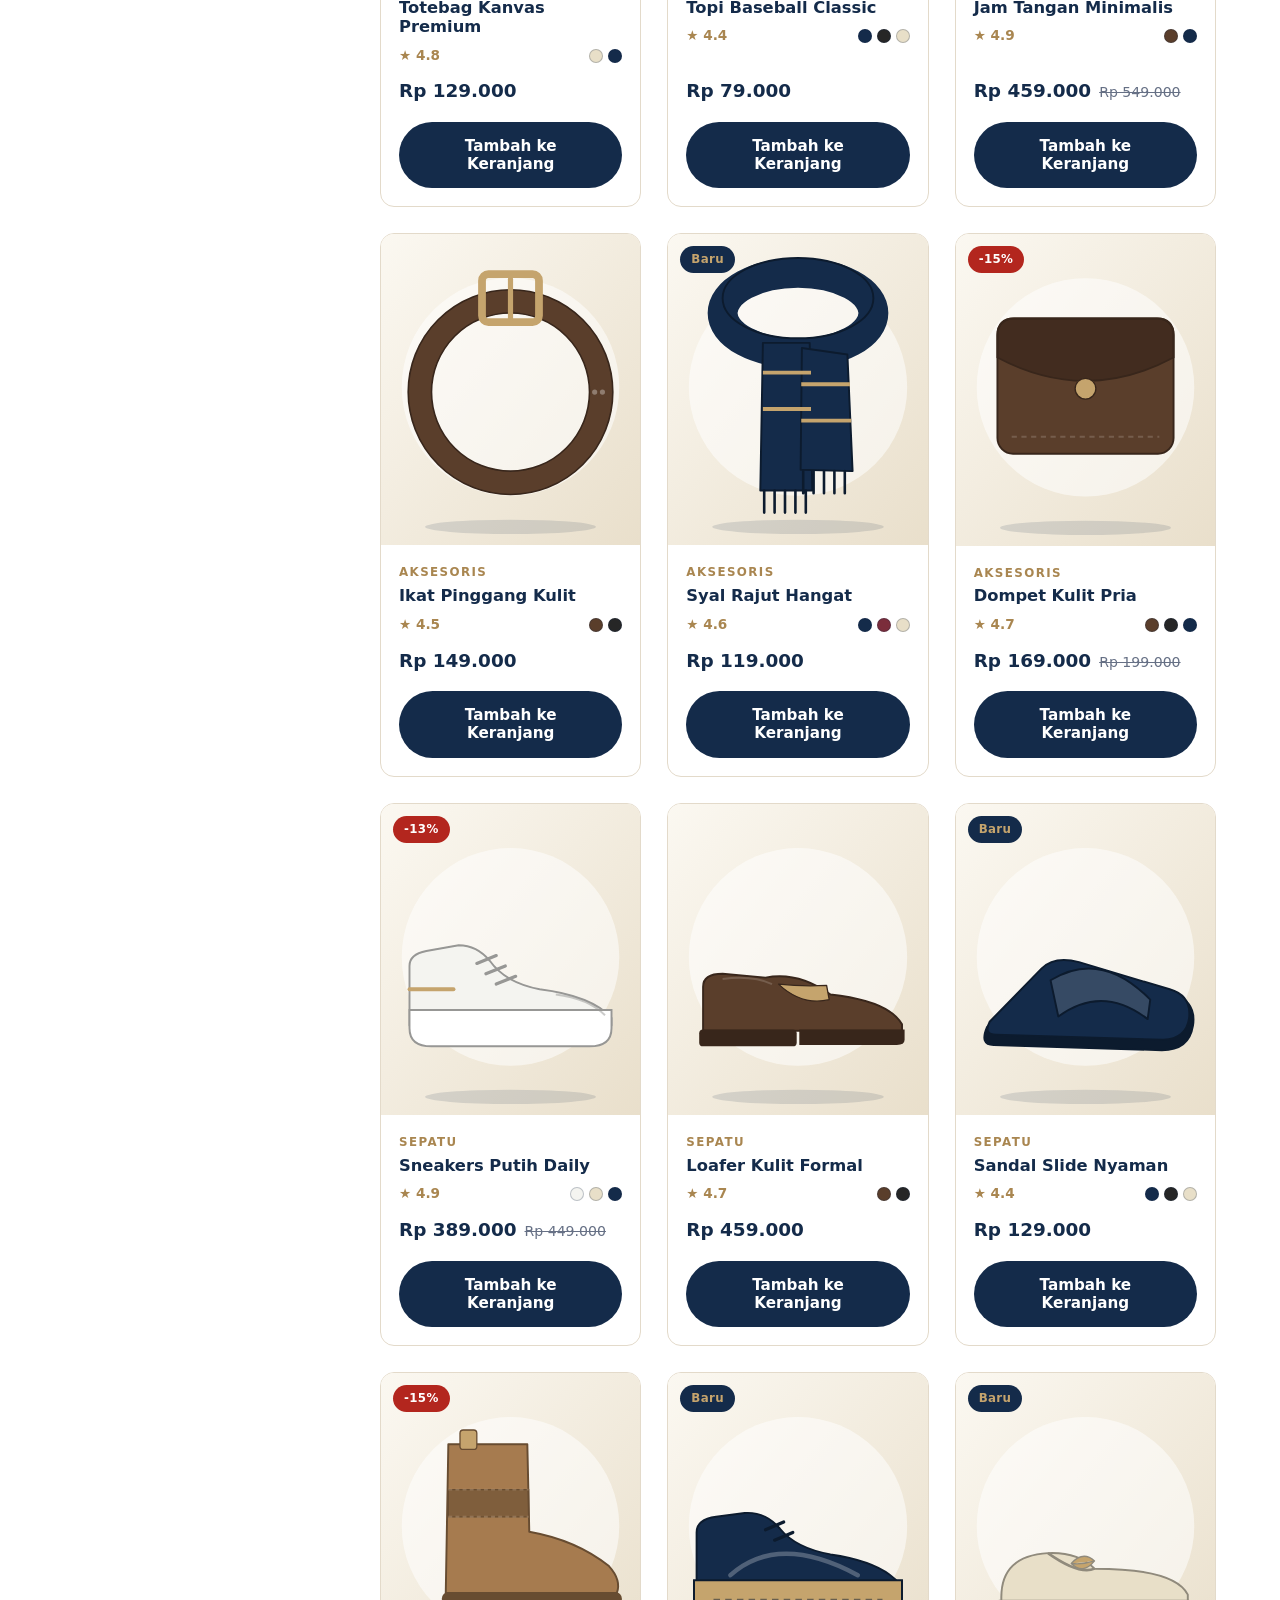
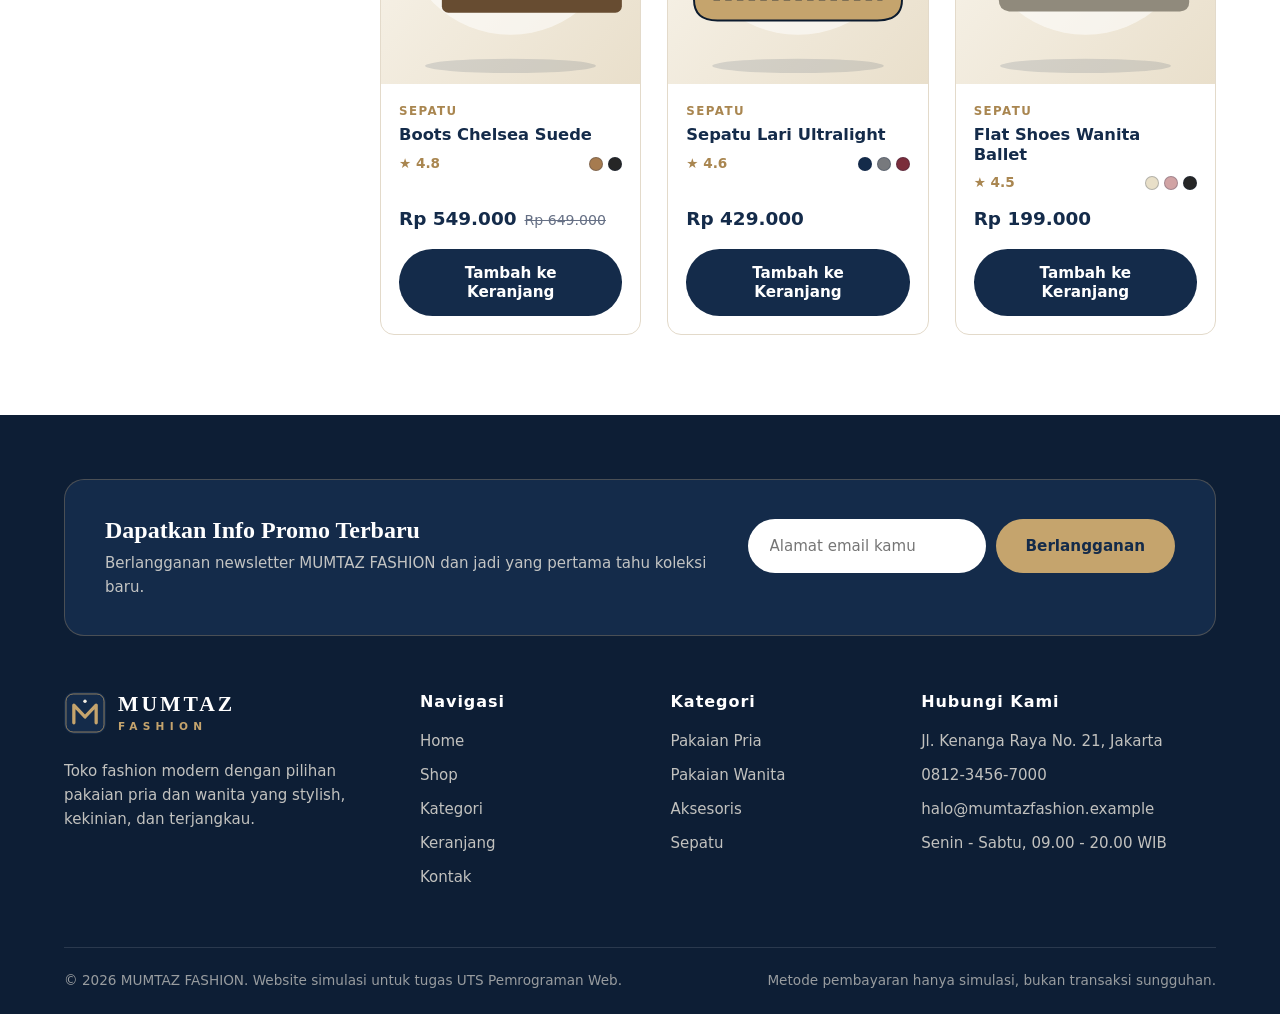
<file: shop.html>
<!DOCTYPE html>
<html lang="id">
<head>
  <meta charset="UTF-8">
  <meta name="viewport" content="width=device-width, initial-scale=1.0">
  <title>Shop | MUMTAZ FASHION</title>
  <meta name="description" content="Jelajahi seluruh koleksi MUMTAZ FASHION. Cari, filter, dan urutkan produk fashion pria, wanita, aksesoris, dan sepatu.">
  <link rel="icon" type="image/svg+xml" href="assets/icons/logo.svg">
  <link rel="stylesheet" href="css/style.css">
</head>
<body>

  <div class="mumtaz_topbar">
    <p>Gratis ongkir reguler untuk belanja min. Rp 500.000 &nbsp;•&nbsp; Pakai kode <strong>MUMTAZ10</strong> untuk extra diskon 10%</p>
  </div>

  <header id="mumtaz_header" class="mumtaz_header">
    <nav class="mumtaz_navbar mumtaz_container" aria-label="Navigasi utama">
      <a href="index.html" class="mumtaz_logo" aria-label="MUMTAZ FASHION - beranda">
        <img src="assets/icons/logo.svg" alt="" width="42" height="42">
        <span class="mumtaz_logo_text"><strong>MUMTAZ</strong><small>FASHION</small></span>
      </a>

      <ul id="mumtaz_nav_menu" class="mumtaz_nav_menu">
        <li><a href="index.html" class="mumtaz_nav_link">Home</a></li>
        <li><a href="shop.html" class="mumtaz_nav_link mumtaz_active" aria-current="page">Shop</a></li>
        <li><a href="category.html" class="mumtaz_nav_link">Kategori</a></li>
        <li><a href="contact.html" class="mumtaz_nav_link">Kontak</a></li>
        <li class="mumtaz_nav_search_item">
          <form class="mumtaz_nav_search" action="shop.html" method="get" role="search">
            <input type="search" name="q" placeholder="Cari produk..." aria-label="Cari produk" autocomplete="off">
            <button type="submit" aria-label="Cari">
              <svg viewBox="0 0 24 24" width="18" height="18" fill="none" stroke="currentColor" stroke-width="2" stroke-linecap="round" aria-hidden="true"><circle cx="11" cy="11" r="7"/><path d="M20 20l-3.5-3.5"/></svg>
            </button>
          </form>
        </li>
      </ul>

      <div class="mumtaz_nav_actions">
        <a href="cart.html" class="mumtaz_cart_link" aria-label="Keranjang belanja">
          <svg viewBox="0 0 24 24" width="24" height="24" fill="none" stroke="currentColor" stroke-width="1.8" stroke-linecap="round" stroke-linejoin="round" aria-hidden="true"><path d="M6 7h15l-1.6 9.5H7.6z"/><path d="M6 7L5 3.5H2"/><circle cx="9.5" cy="20" r="1.4"/><circle cx="17.5" cy="20" r="1.4"/></svg>
          <span id="mumtaz_cart_badge" class="mumtaz_cart_badge mumtaz_badge_empty">0</span>
        </a>
        <button id="mumtaz_menu_toggle" class="mumtaz_menu_toggle" type="button" aria-label="Buka menu" aria-expanded="false" aria-controls="mumtaz_nav_menu">
          <span></span><span></span><span></span>
        </button>
      </div>
    </nav>
  </header>

  <main id="mumtaz_main">

    <section class="mumtaz_page_header">
      <div class="mumtaz_container">
        <nav class="mumtaz_breadcrumb" aria-label="Breadcrumb">
          <a href="index.html">Home</a><span>/</span><span>Shop</span>
        </nav>
        <h1 class="mumtaz_page_title">Semua Produk</h1>
        <p class="mumtaz_page_subtitle">Temukan pakaian, aksesoris, dan sepatu favoritmu. Gunakan pencarian, filter kategori, dan rentang harga untuk menemukan produk yang pas.</p>
      </div>
    </section>

    <section class="mumtaz_section">
      <div class="mumtaz_container">

        <button type="button" id="mumtaz_filter_toggle" class="mumtaz_btn mumtaz_btn_outline mumtaz_filter_toggle" aria-expanded="false" aria-controls="mumtaz_filter_panel">Tampilkan Filter ☰</button>

        <div class="mumtaz_shop_layout">

          <!-- ===== FILTER ===== -->
          <aside id="mumtaz_filter_panel" class="mumtaz_filter_panel" aria-label="Filter produk">
            <form id="mumtaz_search_form" class="mumtaz_filter_group" role="search">
              <label class="mumtaz_filter_title" for="mumtaz_search_input">Cari Produk</label>
              <div class="mumtaz_search_box">
                <input type="search" id="mumtaz_search_input" class="mumtaz_input" placeholder="Kemeja, dress, sneakers..." autocomplete="off">
                <button type="submit" class="mumtaz_search_btn" aria-label="Cari">
                  <svg viewBox="0 0 24 24" width="18" height="18" fill="none" stroke="currentColor" stroke-width="2" stroke-linecap="round" aria-hidden="true"><circle cx="11" cy="11" r="7"/><path d="M20 20l-3.5-3.5"/></svg>
                </button>
              </div>
            </form>

            <div class="mumtaz_filter_group">
              <p class="mumtaz_filter_title">Kategori</p>
              <div id="mumtaz_filter_chips" class="mumtaz_filter_chips">
                <button type="button" class="mumtaz_filter_chip mumtaz_active" data-mumtaz-cat="semua">Semua</button>
                <button type="button" class="mumtaz_filter_chip" data-mumtaz-cat="pria">Pria</button>
                <button type="button" class="mumtaz_filter_chip" data-mumtaz-cat="wanita">Wanita</button>
                <button type="button" class="mumtaz_filter_chip" data-mumtaz-cat="aksesoris">Aksesoris</button>
                <button type="button" class="mumtaz_filter_chip" data-mumtaz-cat="sepatu">Sepatu</button>
              </div>
            </div>

            <div class="mumtaz_filter_group">
              <label class="mumtaz_filter_title" for="mumtaz_price_filter">Rentang Harga</label>
              <select id="mumtaz_price_filter" class="mumtaz_select">
                <option value="all">Semua harga</option>
                <option value="0-100000">Di bawah Rp 100.000</option>
                <option value="100000-250000">Rp 100.000 - Rp 250.000</option>
                <option value="250000-500000">Rp 250.000 - Rp 500.000</option>
                <option value="500000-100000000">Di atas Rp 500.000</option>
              </select>
            </div>

            <button type="button" class="mumtaz_btn mumtaz_btn_outline mumtaz_btn_block" data-mumtaz-reset>Reset Filter</button>
          </aside>

          <!-- ===== DAFTAR PRODUK ===== -->
          <div class="mumtaz_shop_main">
            <div class="mumtaz_shop_toolbar">
              <p id="mumtaz_result_count" class="mumtaz_result_count" aria-live="polite"></p>
              <div class="mumtaz_toolbar_controls">
                <label for="mumtaz_sort_select">Urutkan:</label>
                <select id="mumtaz_sort_select" class="mumtaz_select">
                  <option value="default">Paling Relevan</option>
                  <option value="price-asc">Harga Terendah</option>
                  <option value="price-desc">Harga Tertinggi</option>
                  <option value="name-asc">Nama A - Z</option>
                  <option value="newest">Terbaru</option>
                </select>
              </div>
            </div>

            <div id="mumtaz_shop_grid" class="mumtaz_product_grid mumtaz_grid_3"></div>

            <div id="mumtaz_empty_state" class="mumtaz_empty_state mumtaz_hidden">
              <h2>Produk tidak ditemukan</h2>
              <p>Coba ubah kata kunci, kategori, atau rentang harga yang kamu pilih.</p>
              <button type="button" class="mumtaz_btn mumtaz_btn_primary" data-mumtaz-reset>Reset Filter</button>
            </div>
          </div>

        </div>
      </div>
    </section>

  </main>

  <footer class="mumtaz_footer">
    <div class="mumtaz_container">
      <div class="mumtaz_footer_news">
        <div>
          <h2 class="mumtaz_footer_news_title">Dapatkan Info Promo Terbaru</h2>
          <p>Berlangganan newsletter MUMTAZ FASHION dan jadi yang pertama tahu koleksi baru.</p>
        </div>
        <form id="mumtaz_newsletter_form" class="mumtaz_newsletter_form" novalidate>
          <div class="mumtaz_form_group">
            <div class="mumtaz_newsletter_row">
              <input type="email" id="mumtaz_newsletter_email" class="mumtaz_newsletter_input" placeholder="Alamat email kamu" aria-label="Alamat email" data-mumtaz-rule="email">
              <button type="submit" class="mumtaz_btn mumtaz_btn_gold">Berlangganan</button>
            </div>
            <span class="mumtaz_field_error mumtaz_field_error_light" role="alert"></span>
          </div>
        </form>
      </div>

      <div class="mumtaz_footer_grid">
        <div class="mumtaz_footer_brand">
          <a href="index.html" class="mumtaz_logo mumtaz_logo_light" aria-label="MUMTAZ FASHION - beranda">
            <img src="assets/icons/logo.svg" alt="" width="42" height="42">
            <span class="mumtaz_logo_text"><strong>MUMTAZ</strong><small>FASHION</small></span>
          </a>
          <p>Toko fashion modern dengan pilihan pakaian pria dan wanita yang stylish, kekinian, dan terjangkau.</p>
        </div>
        <div>
          <h3 class="mumtaz_footer_title">Navigasi</h3>
          <ul class="mumtaz_footer_list">
            <li><a href="index.html">Home</a></li>
            <li><a href="shop.html">Shop</a></li>
            <li><a href="category.html">Kategori</a></li>
            <li><a href="cart.html">Keranjang</a></li>
            <li><a href="contact.html">Kontak</a></li>
          </ul>
        </div>
        <div>
          <h3 class="mumtaz_footer_title">Kategori</h3>
          <ul class="mumtaz_footer_list">
            <li><a href="category.html?kat=pria">Pakaian Pria</a></li>
            <li><a href="category.html?kat=wanita">Pakaian Wanita</a></li>
            <li><a href="category.html?kat=aksesoris">Aksesoris</a></li>
            <li><a href="category.html?kat=sepatu">Sepatu</a></li>
          </ul>
        </div>
        <div>
          <h3 class="mumtaz_footer_title">Hubungi Kami</h3>
          <ul class="mumtaz_footer_list">
            <li>Jl. Kenanga Raya No. 21, Jakarta</li>
            <li><a href="tel:+6281234567000">0812-3456-7000</a></li>
            <li><a href="mailto:halo@mumtazfashion.example">halo@mumtazfashion.example</a></li>
            <li>Senin - Sabtu, 09.00 - 20.00 WIB</li>
          </ul>
        </div>
      </div>

      <div class="mumtaz_footer_bottom">
        <p>&copy; 2026 MUMTAZ FASHION. Website simulasi untuk tugas UTS Pemrograman Web.</p>
        <p>Metode pembayaran hanya simulasi, bukan transaksi sungguhan.</p>
      </div>
    </div>
  </footer>

  <script src="js/products.js"></script>
  <script src="js/cart.js"></script>
  <script src="js/main.js"></script>
</body>
</html>
</file>
<file: css/style.css>
/* ==========================================================
   MUMTAZ FASHION - style.css
   Aturan penamaan: semua class dan ID berawalan "mumtaz_".

   Daftar isi:
   1.  Variabel & reset
   2.  Layout dasar & utilitas
   3.  Tombol
   4.  Topbar, header & navbar
   5.  Hero & keunggulan (Home)
   6.  Section, kategori & promo (Home)
   7.  Kartu produk
   8.  Footer
   9.  Header halaman & breadcrumb
   10. Shop (filter, toolbar)
   11. Category
   12. Product detail
   13. Cart
   14. Checkout & pembayaran
   15. Contact & FAQ
   16. Payment success
   17. Toast, modal, back-to-top
   18. Animasi & responsive
   ========================================================== */

/* ---------- 1. Variabel & reset ---------- */
:root {
  --mumtaz-navy: #142B4A;
  --mumtaz-navy-dark: #0D1E35;
  --mumtaz-navy-soft: #2B4A73;
  --mumtaz-cream: #F5F0E6;
  --mumtaz-cream-dark: #E9E1D0;
  --mumtaz-white: #FFFFFF;
  --mumtaz-gold: #C5A46D;
  --mumtaz-gold-dark: #A98650;
  --mumtaz-text: #1E2A3B;
  --mumtaz-muted: #667085;
  --mumtaz-border: #E3DACA;
  --mumtaz-danger: #B3261E;
  --mumtaz-success: #1F7A4D;
  --mumtaz-radius: 14px;
  --mumtaz-radius-sm: 8px;
  --mumtaz-shadow: 0 6px 24px rgba(20, 43, 74, 0.08);
  --mumtaz-shadow-lg: 0 18px 44px rgba(20, 43, 74, 0.16);
  --mumtaz-font-body: "Segoe UI", system-ui, -apple-system, "Helvetica Neue", Arial, sans-serif;
  --mumtaz-font-head: Georgia, "Times New Roman", serif;
  --mumtaz-ease: 0.3s cubic-bezier(0.4, 0, 0.2, 1);
}

*, *::before, *::after { box-sizing: border-box; }

html { scroll-behavior: smooth; -webkit-text-size-adjust: 100%; }

body {
  margin: 0;
  font-family: var(--mumtaz-font-body);
  font-size: 16px;
  line-height: 1.6;
  color: var(--mumtaz-text);
  background: var(--mumtaz-white);
  -webkit-font-smoothing: antialiased;
}

h1, h2, h3, h4 { margin: 0; line-height: 1.2; color: var(--mumtaz-navy); font-family: var(--mumtaz-font-head); font-weight: 700; }
p { margin: 0; }
ul, ol { margin: 0; padding: 0; }
ul { list-style: none; }
img { max-width: 100%; height: auto; display: block; }
a { color: inherit; text-decoration: none; transition: color var(--mumtaz-ease); }
button, input, select, textarea { font: inherit; color: inherit; }
button { cursor: pointer; }

:focus-visible { outline: 3px solid var(--mumtaz-gold); outline-offset: 2px; }

::selection { background: var(--mumtaz-gold); color: var(--mumtaz-navy); }

/* ---------- 2. Layout dasar & utilitas ---------- */
.mumtaz_container { width: 100%; max-width: 1200px; margin: 0 auto; padding: 0 24px; }
.mumtaz_container_narrow { max-width: 860px; }

.mumtaz_hidden { display: none !important; }

.mumtaz_section { padding: 80px 0; }
.mumtaz_section_alt { background: var(--mumtaz-cream); }
.mumtaz_section_tight { padding: 32px 0 72px; }

.mumtaz_section_head {
  display: flex;
  align-items: flex-end;
  justify-content: space-between;
  gap: 16px;
  margin-bottom: 36px;
}
.mumtaz_section_head_spaced { margin-top: 72px; }
.mumtaz_section_head_center { justify-content: center; text-align: center; }

.mumtaz_eyebrow {
  font-size: 0.8rem;
  font-weight: 700;
  letter-spacing: 0.18em;
  text-transform: uppercase;
  color: var(--mumtaz-gold-dark);
  margin-bottom: 8px;
}
.mumtaz_eyebrow_gold { color: var(--mumtaz-gold); }

.mumtaz_section_title { font-size: clamp(1.6rem, 3vw, 2.3rem); }

.mumtaz_section_link {
  font-weight: 600;
  color: var(--mumtaz-navy);
  white-space: nowrap;
  border-bottom: 2px solid var(--mumtaz-gold);
  padding-bottom: 2px;
}
.mumtaz_section_link:hover { color: var(--mumtaz-gold-dark); }

/* ---------- 3. Tombol ---------- */
.mumtaz_btn {
  display: inline-flex;
  align-items: center;
  justify-content: center;
  gap: 8px;
  padding: 13px 28px;
  border: 2px solid transparent;
  border-radius: 999px;
  font-weight: 600;
  font-size: 0.95rem;
  line-height: 1.2;
  text-align: center;
  transition: transform var(--mumtaz-ease), background var(--mumtaz-ease), color var(--mumtaz-ease), box-shadow var(--mumtaz-ease), border-color var(--mumtaz-ease);
}
.mumtaz_btn:hover { transform: translateY(-2px); }
.mumtaz_btn:active { transform: translateY(0) scale(0.98); }
.mumtaz_btn:disabled { opacity: 0.6; cursor: not-allowed; transform: none; }

.mumtaz_btn_primary { background: var(--mumtaz-navy); color: var(--mumtaz-white); }
.mumtaz_btn_primary:hover { background: var(--mumtaz-navy-soft); box-shadow: 0 8px 20px rgba(20, 43, 74, 0.25); }

.mumtaz_btn_gold { background: var(--mumtaz-gold); color: var(--mumtaz-navy); }
.mumtaz_btn_gold:hover { background: #D4B57F; box-shadow: 0 8px 20px rgba(197, 164, 109, 0.4); }

.mumtaz_btn_light { background: transparent; color: var(--mumtaz-white); border-color: rgba(255, 255, 255, 0.55); }
.mumtaz_btn_light:hover { background: var(--mumtaz-white); color: var(--mumtaz-navy); }

.mumtaz_btn_outline { background: transparent; color: var(--mumtaz-navy); border-color: var(--mumtaz-navy); }
.mumtaz_btn_outline:hover { background: var(--mumtaz-navy); color: var(--mumtaz-white); }

.mumtaz_btn_sm { padding: 8px 18px; font-size: 0.85rem; }
.mumtaz_btn_block { width: 100%; }

.mumtaz_btn_done, .mumtaz_btn_done:hover { background: var(--mumtaz-success); color: var(--mumtaz-white); }

.mumtaz_text_btn {
  background: none;
  border: 0;
  padding: 4px 0;
  color: var(--mumtaz-muted);
  font-size: 0.9rem;
  text-decoration: underline;
  text-underline-offset: 3px;
}
.mumtaz_text_btn:hover { color: var(--mumtaz-danger); }

/* ---------- 4. Topbar, header & navbar ---------- */
.mumtaz_topbar {
  background: var(--mumtaz-navy-dark);
  color: var(--mumtaz-cream);
  text-align: center;
  font-size: 0.82rem;
  padding: 9px 16px;
}
.mumtaz_topbar strong { color: var(--mumtaz-gold); }

.mumtaz_header {
  position: sticky;
  top: 0;
  z-index: 100;
  background: rgba(255, 255, 255, 0.96);
  backdrop-filter: blur(10px);
  -webkit-backdrop-filter: blur(10px);
  border-bottom: 1px solid var(--mumtaz-border);
  transition: box-shadow var(--mumtaz-ease);
}
.mumtaz_header.mumtaz_scrolled { box-shadow: 0 4px 22px rgba(20, 43, 74, 0.1); }

.mumtaz_navbar {
  display: flex;
  align-items: center;
  justify-content: space-between;
  gap: 24px;
  min-height: 76px;
}

.mumtaz_logo { display: inline-flex; align-items: center; gap: 12px; flex-shrink: 0; }
.mumtaz_logo img { border-radius: 10px; }
.mumtaz_logo_text { display: flex; flex-direction: column; line-height: 1; }
.mumtaz_logo_text strong { font-family: var(--mumtaz-font-head); font-size: 1.35rem; letter-spacing: 0.14em; color: var(--mumtaz-navy); }
.mumtaz_logo_text small { font-size: 0.66rem; letter-spacing: 0.5em; color: var(--mumtaz-gold-dark); margin-top: 5px; font-weight: 600; }
.mumtaz_logo_light .mumtaz_logo_text strong { color: var(--mumtaz-white); }
.mumtaz_logo_light .mumtaz_logo_text small { color: var(--mumtaz-gold); }

.mumtaz_nav_menu { display: flex; align-items: center; gap: 6px; }

.mumtaz_nav_link {
  position: relative;
  display: block;
  padding: 10px 16px;
  font-weight: 600;
  font-size: 0.95rem;
  color: var(--mumtaz-navy);
}
.mumtaz_nav_link::after {
  content: "";
  position: absolute;
  left: 16px;
  right: 16px;
  bottom: 4px;
  height: 2px;
  background: var(--mumtaz-gold);
  transform: scaleX(0);
  transform-origin: left;
  transition: transform var(--mumtaz-ease);
}
.mumtaz_nav_link:hover::after, .mumtaz_nav_link.mumtaz_active::after { transform: scaleX(1); }
.mumtaz_nav_link:hover { color: var(--mumtaz-gold-dark); }

.mumtaz_nav_search { position: relative; margin-left: 8px; }
.mumtaz_nav_search input {
  width: 200px;
  padding: 10px 42px 10px 18px;
  border: 1px solid var(--mumtaz-border);
  border-radius: 999px;
  background: var(--mumtaz-cream);
  font-size: 0.9rem;
  transition: width var(--mumtaz-ease), border-color var(--mumtaz-ease), background var(--mumtaz-ease);
}
.mumtaz_nav_search input:focus { width: 250px; outline: none; border-color: var(--mumtaz-gold); background: var(--mumtaz-white); }
.mumtaz_nav_search button {
  position: absolute;
  right: 4px;
  top: 50%;
  transform: translateY(-50%);
  width: 34px;
  height: 34px;
  display: grid;
  place-items: center;
  border: 0;
  border-radius: 50%;
  background: transparent;
  color: var(--mumtaz-navy);
}
.mumtaz_nav_search button:hover { color: var(--mumtaz-gold-dark); }

.mumtaz_nav_actions { display: flex; align-items: center; gap: 10px; }

.mumtaz_cart_link {
  position: relative;
  width: 46px;
  height: 46px;
  display: grid;
  place-items: center;
  border-radius: 50%;
  color: var(--mumtaz-navy);
  transition: background var(--mumtaz-ease), transform var(--mumtaz-ease);
}
.mumtaz_cart_link:hover, .mumtaz_cart_link.mumtaz_active { background: var(--mumtaz-cream); transform: translateY(-1px); }

.mumtaz_cart_badge {
  position: absolute;
  top: 2px;
  right: 0;
  min-width: 20px;
  height: 20px;
  padding: 0 5px;
  display: grid;
  place-items: center;
  border-radius: 999px;
  background: var(--mumtaz-gold);
  color: var(--mumtaz-navy);
  font-size: 0.72rem;
  font-weight: 700;
  transition: transform var(--mumtaz-ease);
}
.mumtaz_cart_badge.mumtaz_badge_empty { display: none; }

.mumtaz_menu_toggle {
  display: none;
  width: 46px;
  height: 46px;
  padding: 0;
  border: 0;
  border-radius: 50%;
  background: transparent;
  position: relative;
}
.mumtaz_menu_toggle span {
  position: absolute;
  left: 13px;
  width: 20px;
  height: 2px;
  background: var(--mumtaz-navy);
  border-radius: 2px;
  transition: transform var(--mumtaz-ease), opacity var(--mumtaz-ease), top var(--mumtaz-ease);
}
.mumtaz_menu_toggle span:nth-child(1) { top: 16px; }
.mumtaz_menu_toggle span:nth-child(2) { top: 22px; }
.mumtaz_menu_toggle span:nth-child(3) { top: 28px; }
.mumtaz_menu_toggle.mumtaz_open span:nth-child(1) { top: 22px; transform: rotate(45deg); }
.mumtaz_menu_toggle.mumtaz_open span:nth-child(2) { opacity: 0; }
.mumtaz_menu_toggle.mumtaz_open span:nth-child(3) { top: 22px; transform: rotate(-45deg); }

/* ---------- 5. Hero & keunggulan ---------- */
.mumtaz_hero {
  position: relative;
  overflow: hidden;
  background: linear-gradient(135deg, var(--mumtaz-navy) 0%, var(--mumtaz-navy-dark) 100%);
  color: var(--mumtaz-white);
}
.mumtaz_hero::before {
  content: "";
  position: absolute;
  width: 520px;
  height: 520px;
  right: -140px;
  top: -180px;
  border-radius: 50%;
  border: 1px solid rgba(197, 164, 109, 0.35);
}
.mumtaz_hero::after {
  content: "";
  position: absolute;
  width: 320px;
  height: 320px;
  left: -120px;
  bottom: -160px;
  border-radius: 50%;
  border: 1px solid rgba(197, 164, 109, 0.25);
}

.mumtaz_hero_inner {
  position: relative;
  z-index: 1;
  display: grid;
  grid-template-columns: 1.05fr 0.95fr;
  align-items: center;
  gap: 56px;
  padding-top: 72px;
  padding-bottom: 72px;
}

.mumtaz_hero_tag {
  display: inline-block;
  padding: 7px 18px;
  border: 1px solid var(--mumtaz-gold);
  border-radius: 999px;
  color: var(--mumtaz-gold);
  font-size: 0.78rem;
  font-weight: 700;
  letter-spacing: 0.16em;
  text-transform: uppercase;
  margin-bottom: 24px;
}

.mumtaz_hero_title { color: var(--mumtaz-white); font-size: clamp(2.3rem, 5vw, 3.8rem); line-height: 1.1; margin-bottom: 22px; }
.mumtaz_hero_title em { font-style: italic; color: var(--mumtaz-gold); }

.mumtaz_hero_text { color: rgba(245, 240, 230, 0.82); font-size: 1.08rem; max-width: 520px; margin-bottom: 34px; }

.mumtaz_hero_actions { display: flex; flex-wrap: wrap; gap: 14px; margin-bottom: 44px; }

.mumtaz_hero_stats { display: flex; flex-wrap: wrap; gap: 36px; padding-top: 28px; border-top: 1px solid rgba(255, 255, 255, 0.15); }
.mumtaz_stat { display: flex; flex-direction: column; }
.mumtaz_stat_number { font-family: var(--mumtaz-font-head); font-size: 1.7rem; font-weight: 700; color: var(--mumtaz-gold); }
.mumtaz_stat_label { font-size: 0.85rem; color: rgba(245, 240, 230, 0.72); }

.mumtaz_hero_visual { position: relative; justify-self: center; width: 100%; max-width: 470px; }
.mumtaz_hero_image {
  width: 100%;
  border-radius: 220px 220px 24px 24px;
  box-shadow: 0 30px 60px rgba(0, 0, 0, 0.35);
  animation: mumtaz_float 7s ease-in-out infinite;
}
.mumtaz_hero_badge {
  position: absolute;
  padding: 12px 20px;
  border-radius: 999px;
  background: var(--mumtaz-cream);
  color: var(--mumtaz-navy);
  font-weight: 700;
  font-size: 0.88rem;
  box-shadow: var(--mumtaz-shadow-lg);
}
.mumtaz_hero_badge_top { top: 14%; left: -6%; }
.mumtaz_hero_badge_bottom { bottom: 12%; right: -4%; background: var(--mumtaz-gold); }

@keyframes mumtaz_float {
  0%, 100% { transform: translateY(0); }
  50% { transform: translateY(-10px); }
}

.mumtaz_features { background: var(--mumtaz-cream); border-bottom: 1px solid var(--mumtaz-border); }
.mumtaz_features_grid { display: grid; grid-template-columns: repeat(4, 1fr); gap: 20px; padding-top: 28px; padding-bottom: 28px; }
.mumtaz_feature_item { display: flex; align-items: center; gap: 14px; }
.mumtaz_feature_icon {
  flex-shrink: 0;
  width: 50px;
  height: 50px;
  display: grid;
  place-items: center;
  border-radius: 50%;
  background: var(--mumtaz-navy);
  color: var(--mumtaz-gold);
}
.mumtaz_feature_title { font-family: var(--mumtaz-font-body); font-size: 0.98rem; }
.mumtaz_feature_text { font-size: 0.84rem; color: var(--mumtaz-muted); }

/* ---------- 6. Kategori & promo ---------- */
.mumtaz_category_grid { display: grid; grid-template-columns: repeat(4, 1fr); gap: 22px; }

.mumtaz_category_card {
  position: relative;
  display: block;
  overflow: hidden;
  border-radius: var(--mumtaz-radius);
  aspect-ratio: 4 / 5;
  box-shadow: var(--mumtaz-shadow);
}
.mumtaz_category_image { width: 100%; height: 100%; object-fit: cover; transition: transform 0.6s ease; }
.mumtaz_category_card:hover .mumtaz_category_image { transform: scale(1.08); }
.mumtaz_category_info {
  position: absolute;
  left: 0;
  right: 0;
  bottom: 0;
  display: flex;
  flex-direction: column;
  padding: 56px 22px 22px;
  background: linear-gradient(to top, rgba(13, 30, 53, 0.92), transparent);
  color: var(--mumtaz-white);
}
.mumtaz_category_name { font-family: var(--mumtaz-font-head); font-size: 1.3rem; font-weight: 700; }
.mumtaz_category_count { font-size: 0.85rem; color: var(--mumtaz-gold); }

.mumtaz_promo_box {
  display: grid;
  grid-template-columns: 1.4fr 0.6fr;
  align-items: center;
  gap: 32px;
  padding: 56px;
  border-radius: 24px;
  background: linear-gradient(120deg, var(--mumtaz-navy) 0%, var(--mumtaz-navy-soft) 100%);
  color: var(--mumtaz-white);
  position: relative;
  overflow: hidden;
}
.mumtaz_promo_box::before {
  content: "";
  position: absolute;
  right: -80px;
  top: -80px;
  width: 300px;
  height: 300px;
  border-radius: 50%;
  border: 1px solid rgba(197, 164, 109, 0.4);
}
.mumtaz_promo_content { position: relative; }
.mumtaz_promo_title { color: var(--mumtaz-white); font-size: clamp(1.6rem, 3vw, 2.4rem); margin-bottom: 14px; }
.mumtaz_promo_text { color: rgba(245, 240, 230, 0.82); max-width: 520px; margin-bottom: 24px; }
.mumtaz_promo_code_row { display: flex; flex-wrap: wrap; align-items: center; gap: 12px; margin-bottom: 26px; }
.mumtaz_promo_code {
  padding: 10px 22px;
  border: 2px dashed var(--mumtaz-gold);
  border-radius: var(--mumtaz-radius-sm);
  color: var(--mumtaz-gold);
  font-weight: 700;
  letter-spacing: 0.2em;
}
.mumtaz_promo_visual { position: relative; text-align: center; }
.mumtaz_promo_percent { display: block; font-family: var(--mumtaz-font-head); font-size: clamp(5rem, 10vw, 8rem); line-height: 1; font-weight: 700; color: var(--mumtaz-gold); }
.mumtaz_promo_percent small { font-size: 0.5em; }
.mumtaz_promo_off { display: block; letter-spacing: 0.4em; font-weight: 700; font-size: 0.85rem; color: var(--mumtaz-cream); }

/* ---------- 7. Kartu produk ---------- */
.mumtaz_product_grid { display: grid; grid-template-columns: repeat(4, 1fr); gap: 26px; }
.mumtaz_grid_3 { grid-template-columns: repeat(3, 1fr); }

.mumtaz_product_card {
  display: flex;
  flex-direction: column;
  overflow: hidden;
  background: var(--mumtaz-white);
  border: 1px solid var(--mumtaz-border);
  border-radius: var(--mumtaz-radius);
  transition: transform var(--mumtaz-ease), box-shadow var(--mumtaz-ease), border-color var(--mumtaz-ease);
}
.mumtaz_product_card:hover { transform: translateY(-6px); box-shadow: var(--mumtaz-shadow-lg); border-color: var(--mumtaz-gold); }

.mumtaz_product_media { position: relative; display: block; overflow: hidden; background: var(--mumtaz-cream); aspect-ratio: 5 / 6; }
.mumtaz_product_image { width: 100%; height: 100%; object-fit: cover; transition: transform 0.6s ease; }
.mumtaz_product_card:hover .mumtaz_product_image { transform: scale(1.07); }

.mumtaz_product_badges { position: absolute; top: 12px; left: 12px; display: flex; flex-direction: column; align-items: flex-start; gap: 6px; }
.mumtaz_badge_sale, .mumtaz_badge_new {
  display: inline-block;
  padding: 4px 11px;
  border-radius: 999px;
  font-size: 0.74rem;
  font-weight: 700;
  letter-spacing: 0.03em;
}
.mumtaz_badge_sale { background: var(--mumtaz-danger); color: var(--mumtaz-white); }
.mumtaz_badge_new { background: var(--mumtaz-navy); color: var(--mumtaz-gold); }

.mumtaz_product_body { display: flex; flex-direction: column; flex: 1; padding: 18px; }
.mumtaz_product_cat { font-size: 0.74rem; font-weight: 700; letter-spacing: 0.12em; text-transform: uppercase; color: var(--mumtaz-gold-dark); margin-bottom: 4px; }
.mumtaz_product_name { font-family: var(--mumtaz-font-body); font-size: 1.02rem; font-weight: 700; margin-bottom: 8px; }
.mumtaz_product_name a:hover { color: var(--mumtaz-gold-dark); }

.mumtaz_product_meta { display: flex; align-items: center; justify-content: space-between; margin-bottom: 10px; }
.mumtaz_product_rating { font-size: 0.85rem; font-weight: 600; color: var(--mumtaz-gold-dark); }
.mumtaz_card_swatches { display: flex; gap: 5px; }
.mumtaz_card_swatch { width: 14px; height: 14px; border-radius: 50%; border: 1px solid rgba(20, 43, 74, 0.25); }

.mumtaz_product_price { display: flex; flex-wrap: wrap; align-items: baseline; gap: 8px; margin-bottom: 16px; margin-top: auto; }
.mumtaz_price_now { font-size: 1.15rem; font-weight: 800; color: var(--mumtaz-navy); }
.mumtaz_price_old { font-size: 0.88rem; color: var(--mumtaz-muted); text-decoration: line-through; }

/* ---------- 8. Footer ---------- */
.mumtaz_footer { background: var(--mumtaz-navy-dark); color: rgba(245, 240, 230, 0.78); padding-top: 64px; font-size: 0.94rem; }

.mumtaz_footer_news {
  display: flex;
  align-items: center;
  justify-content: space-between;
  gap: 32px;
  padding: 36px 40px;
  margin-bottom: 56px;
  border-radius: 20px;
  background: var(--mumtaz-navy);
  border: 1px solid rgba(197, 164, 109, 0.3);
}
.mumtaz_footer_news_title { color: var(--mumtaz-white); font-size: 1.5rem; margin-bottom: 6px; }
.mumtaz_newsletter_form { flex: 1; max-width: 460px; }
.mumtaz_newsletter_row { display: flex; gap: 10px; }
.mumtaz_newsletter_input {
  flex: 1;
  min-width: 0;
  padding: 13px 20px;
  border: 2px solid transparent;
  border-radius: 999px;
  background: var(--mumtaz-white);
  color: var(--mumtaz-text);
}
.mumtaz_newsletter_input:focus { outline: none; border-color: var(--mumtaz-gold); }
.mumtaz_newsletter_input.mumtaz_invalid { border-color: #FF8A80; }
.mumtaz_field_error_light { color: #FFB4AB; padding-left: 12px; }

.mumtaz_footer_grid { display: grid; grid-template-columns: 1.5fr 1fr 1fr 1.4fr; gap: 40px; padding-bottom: 48px; }
.mumtaz_footer_brand p { margin-top: 18px; max-width: 320px; }
.mumtaz_footer_title { color: var(--mumtaz-white); font-family: var(--mumtaz-font-body); font-size: 1rem; letter-spacing: 0.06em; margin-bottom: 18px; }
.mumtaz_footer_list li { margin-bottom: 10px; }
.mumtaz_footer_list a:hover { color: var(--mumtaz-gold); padding-left: 4px; }
.mumtaz_footer_list a { transition: color var(--mumtaz-ease), padding var(--mumtaz-ease); }

.mumtaz_footer_bottom {
  display: flex;
  flex-wrap: wrap;
  justify-content: space-between;
  gap: 8px 24px;
  padding: 22px 0;
  border-top: 1px solid rgba(255, 255, 255, 0.12);
  font-size: 0.85rem;
  color: rgba(245, 240, 230, 0.6);
}

/* ---------- 9. Header halaman & breadcrumb ---------- */
.mumtaz_page_header {
  padding: 56px 0 48px;
  background: linear-gradient(135deg, var(--mumtaz-cream) 0%, #EDE4D0 100%);
  border-bottom: 1px solid var(--mumtaz-border);
}
.mumtaz_page_header_slim { padding: 22px 0; }
.mumtaz_page_title { font-size: clamp(2rem, 4vw, 3rem); margin-bottom: 10px; }
.mumtaz_page_subtitle { max-width: 640px; color: var(--mumtaz-muted); font-size: 1.05rem; }

.mumtaz_breadcrumb { display: flex; flex-wrap: wrap; align-items: center; gap: 8px; margin-bottom: 14px; font-size: 0.88rem; color: var(--mumtaz-muted); }
.mumtaz_page_header_slim .mumtaz_breadcrumb { margin-bottom: 0; }
.mumtaz_breadcrumb a { color: var(--mumtaz-navy); font-weight: 600; }
.mumtaz_breadcrumb a:hover { color: var(--mumtaz-gold-dark); }

/* ---------- 10. Shop ---------- */
.mumtaz_shop_layout { display: grid; grid-template-columns: 280px 1fr; gap: 36px; align-items: start; }

.mumtaz_filter_toggle { display: none; width: 100%; margin-bottom: 20px; }

.mumtaz_filter_panel {
  position: sticky;
  top: 100px;
  padding: 26px;
  background: var(--mumtaz-cream);
  border: 1px solid var(--mumtaz-border);
  border-radius: var(--mumtaz-radius);
}
.mumtaz_filter_group { margin-bottom: 26px; }
.mumtaz_filter_title { display: block; font-weight: 700; color: var(--mumtaz-navy); margin-bottom: 12px; font-size: 0.95rem; }
.mumtaz_filter_chips { display: flex; flex-wrap: wrap; gap: 8px; }
.mumtaz_filter_chip {
  padding: 8px 16px;
  border: 1px solid var(--mumtaz-border);
  border-radius: 999px;
  background: var(--mumtaz-white);
  font-size: 0.88rem;
  font-weight: 600;
  transition: all var(--mumtaz-ease);
}
.mumtaz_filter_chip:hover { border-color: var(--mumtaz-gold); transform: translateY(-1px); }
.mumtaz_filter_chip.mumtaz_active { background: var(--mumtaz-navy); border-color: var(--mumtaz-navy); color: var(--mumtaz-white); }

.mumtaz_input, .mumtaz_select {
  width: 100%;
  padding: 12px 16px;
  border: 1.5px solid var(--mumtaz-border);
  border-radius: var(--mumtaz-radius-sm);
  background: var(--mumtaz-white);
  transition: border-color var(--mumtaz-ease), box-shadow var(--mumtaz-ease);
}
.mumtaz_input:focus, .mumtaz_select:focus { outline: none; border-color: var(--mumtaz-gold); box-shadow: 0 0 0 4px rgba(197, 164, 109, 0.2); }
.mumtaz_select { width: auto; cursor: pointer; padding-right: 34px; }
.mumtaz_select_full { width: 100%; }
.mumtaz_textarea { resize: vertical; min-height: 110px; }

.mumtaz_search_box { position: relative; }
.mumtaz_search_box .mumtaz_input { padding-right: 46px; }
.mumtaz_search_btn {
  position: absolute;
  right: 6px;
  top: 50%;
  transform: translateY(-50%);
  width: 36px;
  height: 36px;
  display: grid;
  place-items: center;
  border: 0;
  border-radius: 50%;
  background: transparent;
  color: var(--mumtaz-navy);
}
.mumtaz_search_btn:hover { color: var(--mumtaz-gold-dark); }

.mumtaz_shop_toolbar { display: flex; flex-wrap: wrap; align-items: center; justify-content: space-between; gap: 12px; margin-bottom: 24px; }
.mumtaz_result_count { color: var(--mumtaz-muted); font-size: 0.95rem; }
.mumtaz_toolbar_controls { display: flex; align-items: center; gap: 10px; font-weight: 600; font-size: 0.92rem; }

.mumtaz_empty_state { text-align: center; padding: 72px 24px; border: 2px dashed var(--mumtaz-border); border-radius: var(--mumtaz-radius); background: var(--mumtaz-cream); }
.mumtaz_empty_state h2 { font-size: 1.6rem; margin-bottom: 10px; }
.mumtaz_empty_state p { color: var(--mumtaz-muted); margin-bottom: 24px; }
.mumtaz_empty_icon { display: grid; place-items: center; width: 92px; height: 92px; margin: 0 auto 20px; border-radius: 50%; background: var(--mumtaz-white); color: var(--mumtaz-gold-dark); }

/* ---------- 11. Category ---------- */
.mumtaz_cat_tabs { display: flex; flex-wrap: wrap; gap: 10px; margin-bottom: 32px; }
.mumtaz_cat_tab {
  padding: 12px 26px;
  border: 1.5px solid var(--mumtaz-border);
  border-radius: 999px;
  background: var(--mumtaz-white);
  font-weight: 700;
  color: var(--mumtaz-navy);
  transition: all var(--mumtaz-ease);
}
.mumtaz_cat_tab:hover { border-color: var(--mumtaz-gold); transform: translateY(-2px); }
.mumtaz_cat_tab.mumtaz_active { background: var(--mumtaz-navy); border-color: var(--mumtaz-navy); color: var(--mumtaz-white); box-shadow: 0 8px 20px rgba(20, 43, 74, 0.22); }

.mumtaz_cat_banner {
  display: grid;
  grid-template-columns: 1fr 260px;
  align-items: center;
  gap: 32px;
  margin-bottom: 40px;
  padding: 0 0 0 48px;
  overflow: hidden;
  border-radius: 20px;
  background: linear-gradient(120deg, var(--mumtaz-navy) 0%, var(--mumtaz-navy-soft) 100%);
  color: var(--mumtaz-white);
}
.mumtaz_cat_banner_text { padding: 40px 0; }
.mumtaz_cat_banner_title { color: var(--mumtaz-white); font-size: clamp(1.8rem, 3.5vw, 2.6rem); margin-bottom: 12px; }
.mumtaz_cat_banner_desc { color: rgba(245, 240, 230, 0.85); max-width: 520px; margin-bottom: 14px; }
.mumtaz_cat_banner_count { display: inline-block; padding: 5px 16px; border-radius: 999px; background: var(--mumtaz-gold); color: var(--mumtaz-navy); font-weight: 700; font-size: 0.85rem; }
.mumtaz_cat_banner_image { width: 100%; height: 100%; min-height: 260px; object-fit: cover; }

/* ---------- 12. Product detail ---------- */
.mumtaz_detail_layout { display: grid; grid-template-columns: 1fr 1fr; gap: 56px; align-items: start; }

.mumtaz_gallery { position: sticky; top: 100px; }
.mumtaz_gallery_main { position: relative; overflow: hidden; border-radius: var(--mumtaz-radius); background: var(--mumtaz-cream); border: 1px solid var(--mumtaz-border); aspect-ratio: 5 / 6; }
.mumtaz_gallery_main img { width: 100%; height: 100%; object-fit: cover; transition: transform 0.6s ease; }
.mumtaz_gallery_main:hover img { transform: scale(1.05); }
.mumtaz_gallery_badge { position: absolute; top: 16px; left: 16px; }
.mumtaz_gallery_thumbs { display: flex; gap: 12px; margin-top: 14px; }
.mumtaz_thumb_btn {
  width: 80px;
  padding: 0;
  overflow: hidden;
  border: 2px solid var(--mumtaz-border);
  border-radius: var(--mumtaz-radius-sm);
  background: var(--mumtaz-cream);
  transition: border-color var(--mumtaz-ease), transform var(--mumtaz-ease);
}
.mumtaz_thumb_btn:hover { transform: translateY(-2px); }
.mumtaz_thumb_btn.mumtaz_active { border-color: var(--mumtaz-navy); }

.mumtaz_detail_cat { font-size: 0.8rem; font-weight: 700; letter-spacing: 0.14em; text-transform: uppercase; margin-bottom: 10px; }
.mumtaz_detail_cat a { color: var(--mumtaz-gold-dark); }
.mumtaz_detail_title { font-size: clamp(1.8rem, 3.5vw, 2.5rem); margin-bottom: 12px; }
.mumtaz_detail_rating { font-size: 0.92rem; color: var(--mumtaz-muted); margin-bottom: 18px; }
.mumtaz_stars { color: var(--mumtaz-gold); letter-spacing: 2px; }
.mumtaz_detail_price { display: flex; flex-wrap: wrap; align-items: center; gap: 12px; margin-bottom: 22px; }
.mumtaz_detail_price .mumtaz_price_now { font-size: 1.9rem; }
.mumtaz_detail_desc { color: var(--mumtaz-muted); margin-bottom: 28px; padding-bottom: 28px; border-bottom: 1px solid var(--mumtaz-border); }

.mumtaz_option_group { margin-bottom: 24px; }
.mumtaz_option_label { font-weight: 600; margin-bottom: 10px; }
.mumtaz_option_label strong { color: var(--mumtaz-gold-dark); }
.mumtaz_option_error { display: none; margin-top: 8px; color: var(--mumtaz-danger); font-size: 0.88rem; }
.mumtaz_option_group.mumtaz_has_error .mumtaz_option_error { display: block; }
.mumtaz_option_group.mumtaz_has_error .mumtaz_size_btn { border-color: var(--mumtaz-danger); }

.mumtaz_size_options, .mumtaz_color_options { display: flex; flex-wrap: wrap; gap: 10px; }
.mumtaz_size_btn {
  min-width: 54px;
  padding: 10px 16px;
  border: 1.5px solid var(--mumtaz-border);
  border-radius: var(--mumtaz-radius-sm);
  background: var(--mumtaz-white);
  font-weight: 600;
  transition: all var(--mumtaz-ease);
}
.mumtaz_size_btn:hover { border-color: var(--mumtaz-navy); transform: translateY(-2px); }
.mumtaz_size_btn.mumtaz_active { background: var(--mumtaz-navy); border-color: var(--mumtaz-navy); color: var(--mumtaz-white); }

.mumtaz_color_btn {
  width: 44px;
  height: 44px;
  padding: 4px;
  border: 2px solid transparent;
  border-radius: 50%;
  background: transparent;
  transition: all var(--mumtaz-ease);
}
.mumtaz_color_btn:hover { transform: scale(1.1); }
.mumtaz_color_btn.mumtaz_active { border-color: var(--mumtaz-navy); }
.mumtaz_color_dot { display: block; width: 100%; height: 100%; border-radius: 50%; border: 1px solid rgba(20, 43, 74, 0.25); }

.mumtaz_qty_row { display: flex; flex-wrap: wrap; align-items: center; gap: 20px; }
.mumtaz_qty_control { display: inline-flex; align-items: center; border: 1.5px solid var(--mumtaz-border); border-radius: 999px; background: var(--mumtaz-white); overflow: hidden; }
.mumtaz_qty_btn {
  width: 42px;
  height: 42px;
  border: 0;
  background: transparent;
  font-size: 1.25rem;
  font-weight: 600;
  color: var(--mumtaz-navy);
  transition: background var(--mumtaz-ease);
}
.mumtaz_qty_btn:hover { background: var(--mumtaz-cream); }
.mumtaz_qty_btn:active { background: var(--mumtaz-gold); }
.mumtaz_qty_value { min-width: 40px; text-align: center; font-weight: 700; }
.mumtaz_detail_subtotal { color: var(--mumtaz-muted); }
.mumtaz_detail_subtotal strong { color: var(--mumtaz-navy); font-size: 1.1rem; }

.mumtaz_detail_actions { display: flex; flex-wrap: wrap; gap: 14px; margin: 30px 0; }
.mumtaz_detail_actions .mumtaz_btn { flex: 1; min-width: 200px; padding: 16px 28px; }

.mumtaz_detail_perks { padding: 20px 24px; border-radius: var(--mumtaz-radius); background: var(--mumtaz-cream); }
.mumtaz_detail_perks li { position: relative; padding-left: 26px; margin-bottom: 8px; font-size: 0.92rem; }
.mumtaz_detail_perks li:last-child { margin-bottom: 0; }
.mumtaz_detail_perks li::before { content: "✓"; position: absolute; left: 0; font-weight: 700; color: var(--mumtaz-gold-dark); }

/* ---------- 13. Cart ---------- */
.mumtaz_cart_layout, .mumtaz_checkout_layout { display: grid; grid-template-columns: 1fr 390px; gap: 36px; align-items: start; }

.mumtaz_cart_head { display: flex; align-items: center; justify-content: space-between; margin-bottom: 18px; }
.mumtaz_cart_heading { font-size: 1.4rem; }

.mumtaz_cart_list { display: flex; flex-direction: column; gap: 16px; margin-bottom: 24px; }
.mumtaz_cart_item {
  display: grid;
  grid-template-columns: 96px 1fr auto;
  align-items: center;
  gap: 20px;
  padding: 16px;
  border: 1px solid var(--mumtaz-border);
  border-radius: var(--mumtaz-radius);
  background: var(--mumtaz-white);
  transition: box-shadow var(--mumtaz-ease);
}
.mumtaz_cart_item:hover { box-shadow: var(--mumtaz-shadow); }
.mumtaz_cart_item_image { display: block; overflow: hidden; border-radius: var(--mumtaz-radius-sm); background: var(--mumtaz-cream); }
.mumtaz_cart_item_name { font-family: var(--mumtaz-font-body); font-size: 1.05rem; margin-bottom: 4px; }
.mumtaz_cart_item_name a:hover { color: var(--mumtaz-gold-dark); }
.mumtaz_cart_item_variant { font-size: 0.88rem; color: var(--mumtaz-muted); margin-bottom: 4px; }
.mumtaz_cart_item_price { font-weight: 700; margin-bottom: 12px; }
.mumtaz_cart_item_controls { display: flex; flex-wrap: wrap; align-items: center; gap: 16px; }
.mumtaz_cart_item_controls .mumtaz_qty_btn { width: 36px; height: 36px; }
.mumtaz_remove_btn { padding: 6px 4px; border: 0; background: none; color: var(--mumtaz-danger); font-size: 0.88rem; font-weight: 600; text-decoration: underline; text-underline-offset: 3px; }
.mumtaz_remove_btn:hover { opacity: 0.75; }
.mumtaz_cart_item_total { font-size: 1.12rem; font-weight: 800; color: var(--mumtaz-navy); white-space: nowrap; }

.mumtaz_back_link { display: inline-block; font-weight: 600; color: var(--mumtaz-navy); }
.mumtaz_back_link:hover { color: var(--mumtaz-gold-dark); }
.mumtaz_back_link_center { display: block; text-align: center; margin-top: 14px; font-size: 0.92rem; }

.mumtaz_summary_card { padding: 28px; border: 1px solid var(--mumtaz-border); border-radius: var(--mumtaz-radius); background: var(--mumtaz-cream); }
.mumtaz_summary_sticky { position: sticky; top: 100px; }
.mumtaz_card_title { display: flex; align-items: center; gap: 12px; font-size: 1.3rem; margin-bottom: 22px; }

.mumtaz_shipping_progress { margin-bottom: 22px; }
.mumtaz_progress_text { font-size: 0.86rem; margin-bottom: 8px; color: var(--mumtaz-navy); font-weight: 600; }
.mumtaz_progress_bar { height: 8px; border-radius: 999px; background: var(--mumtaz-white); overflow: hidden; }
.mumtaz_progress_fill { height: 100%; width: 0; border-radius: 999px; background: linear-gradient(90deg, var(--mumtaz-gold), var(--mumtaz-gold-dark)); transition: width 0.5s ease; }

.mumtaz_summary_row { display: flex; align-items: center; justify-content: space-between; gap: 12px; padding: 10px 0; }
.mumtaz_summary_muted { font-size: 0.85rem; color: var(--mumtaz-muted); }
.mumtaz_summary_discount { color: var(--mumtaz-success); }
.mumtaz_summary_total { margin: 8px 0 22px; padding-top: 16px; border-top: 2px solid var(--mumtaz-navy); font-size: 1.15rem; font-weight: 700; }
.mumtaz_summary_total strong { font-size: 1.4rem; color: var(--mumtaz-navy); }
.mumtaz_summary_note { margin-top: 12px; text-align: center; font-size: 0.82rem; color: var(--mumtaz-muted); }

/* ---------- 14. Checkout & pembayaran ---------- */
.mumtaz_checkout_main { display: flex; flex-direction: column; gap: 24px; }
.mumtaz_card { padding: 30px; border: 1px solid var(--mumtaz-border); border-radius: var(--mumtaz-radius); background: var(--mumtaz-white); box-shadow: var(--mumtaz-shadow); }

.mumtaz_step_no { display: inline-grid; place-items: center; flex-shrink: 0; width: 34px; height: 34px; border-radius: 50%; background: var(--mumtaz-navy); color: var(--mumtaz-gold); font-family: var(--mumtaz-font-body); font-size: 0.95rem; }

.mumtaz_form_grid { display: grid; grid-template-columns: 1fr 1fr; gap: 18px 20px; }
.mumtaz_form_full { grid-column: 1 / -1; }
.mumtaz_form_group { display: flex; flex-direction: column; }
.mumtaz_label { display: block; margin-bottom: 7px; font-weight: 600; font-size: 0.92rem; color: var(--mumtaz-navy); }
.mumtaz_field_error { min-height: 1.3em; margin-top: 5px; font-size: 0.82rem; color: var(--mumtaz-danger); }
.mumtaz_input.mumtaz_invalid, .mumtaz_select.mumtaz_invalid { border-color: var(--mumtaz-danger); box-shadow: 0 0 0 3px rgba(179, 38, 30, 0.12); }

.mumtaz_option_list { display: flex; flex-direction: column; gap: 12px; }
.mumtaz_option_card {
  display: flex;
  align-items: center;
  gap: 14px;
  padding: 16px 18px;
  border: 1.5px solid var(--mumtaz-border);
  border-radius: var(--mumtaz-radius-sm);
  cursor: pointer;
  transition: border-color var(--mumtaz-ease), background var(--mumtaz-ease), transform var(--mumtaz-ease);
}
.mumtaz_option_card:hover { border-color: var(--mumtaz-gold); transform: translateX(3px); }
.mumtaz_option_card.mumtaz_selected { border-color: var(--mumtaz-navy); background: var(--mumtaz-cream); }
.mumtaz_option_card input { width: 20px; height: 20px; accent-color: var(--mumtaz-navy); flex-shrink: 0; }
.mumtaz_option_body { display: flex; flex-direction: column; flex: 1; }
.mumtaz_option_title { font-weight: 700; color: var(--mumtaz-navy); }
.mumtaz_option_desc { font-size: 0.86rem; color: var(--mumtaz-muted); }
.mumtaz_option_price { font-weight: 700; white-space: nowrap; }

.mumtaz_pay_panel { margin-top: 24px; padding: 24px; border-radius: var(--mumtaz-radius); background: var(--mumtaz-cream); animation: mumtaz_fade 0.35s ease; }
.mumtaz_panel_title { font-size: 1.15rem; margin-bottom: 14px; }
.mumtaz_panel_amount { margin: 14px 0; }
.mumtaz_panel_amount strong { font-size: 1.2rem; color: var(--mumtaz-navy); }

.mumtaz_qris_wrap { display: grid; grid-template-columns: 220px 1fr; align-items: center; gap: 28px; }
.mumtaz_qris_image { width: 220px; border-radius: var(--mumtaz-radius-sm); box-shadow: var(--mumtaz-shadow); background: var(--mumtaz-white); }

.mumtaz_steps_list { padding-left: 20px; margin: 12px 0; }
.mumtaz_steps_list li { margin-bottom: 6px; font-size: 0.93rem; }

.mumtaz_sim_note { display: block; margin-top: 14px; padding: 10px 14px; border-left: 4px solid var(--mumtaz-gold); border-radius: 4px; background: rgba(197, 164, 109, 0.14); font-size: 0.84rem; color: var(--mumtaz-navy); }
.mumtaz_sim_note_center { text-align: center; max-width: 560px; margin: 0 auto 32px; }

.mumtaz_bank_box { padding: 20px; margin: 14px 0; border: 1px dashed var(--mumtaz-gold-dark); border-radius: var(--mumtaz-radius-sm); background: var(--mumtaz-white); }
.mumtaz_bank_label { font-size: 0.85rem; color: var(--mumtaz-muted); font-weight: 600; }
.mumtaz_bank_number { margin: 4px 0; font-family: "Courier New", monospace; font-size: 1.6rem; font-weight: 700; letter-spacing: 0.08em; color: var(--mumtaz-navy); }
.mumtaz_bank_holder { margin-bottom: 14px; font-size: 0.9rem; }

.mumtaz_ewallet_tabs { display: flex; gap: 10px; margin-bottom: 14px; }
.mumtaz_ewallet_tab { flex: 1; padding: 11px 10px; border: 1.5px solid var(--mumtaz-border); border-radius: var(--mumtaz-radius-sm); background: var(--mumtaz-white); font-weight: 700; transition: all var(--mumtaz-ease); }
.mumtaz_ewallet_tab:hover { border-color: var(--mumtaz-gold); }
.mumtaz_ewallet_tab.mumtaz_active { background: var(--mumtaz-navy); border-color: var(--mumtaz-navy); color: var(--mumtaz-white); }

.mumtaz_order_items { display: flex; flex-direction: column; gap: 14px; max-height: 320px; overflow-y: auto; margin-bottom: 20px; padding-bottom: 16px; border-bottom: 1px solid var(--mumtaz-border); }
.mumtaz_order_item { display: flex; align-items: center; gap: 14px; }
.mumtaz_order_thumb { position: relative; flex-shrink: 0; width: 56px; border-radius: 6px; background: var(--mumtaz-white); }
.mumtaz_order_thumb img { border-radius: 6px; width: 56px; height: auto; }
.mumtaz_order_qty { position: absolute; top: -7px; right: -7px; min-width: 22px; height: 22px; display: grid; place-items: center; border-radius: 50%; background: var(--mumtaz-navy); color: var(--mumtaz-white); font-size: 0.75rem; font-weight: 700; }
.mumtaz_order_info { display: flex; flex-direction: column; flex: 1; min-width: 0; }
.mumtaz_order_name { font-weight: 600; font-size: 0.93rem; }
.mumtaz_order_variant { font-size: 0.8rem; color: var(--mumtaz-muted); }
.mumtaz_order_price { font-weight: 700; font-size: 0.93rem; white-space: nowrap; }

.mumtaz_voucher { margin-bottom: 18px; }
.mumtaz_voucher_row { display: flex; gap: 8px; }
.mumtaz_voucher_row .mumtaz_input { text-transform: uppercase; }
.mumtaz_voucher_row .mumtaz_btn { padding: 10px 18px; }
.mumtaz_voucher_msg { margin-top: 8px; font-size: 0.84rem; min-height: 1.2em; }
.mumtaz_voucher_ok { color: var(--mumtaz-success); }
.mumtaz_voucher_error { color: var(--mumtaz-danger); }

/* ---------- 15. Contact & FAQ ---------- */
.mumtaz_contact_layout { display: grid; grid-template-columns: 0.8fr 1.2fr; gap: 40px; align-items: start; }
.mumtaz_contact_info { padding: 36px; border-radius: var(--mumtaz-radius); background: var(--mumtaz-navy); color: rgba(245, 240, 230, 0.85); }
.mumtaz_contact_info .mumtaz_card_title { color: var(--mumtaz-white); }
.mumtaz_contact_info a:hover { color: var(--mumtaz-gold); }
.mumtaz_contact_info .mumtaz_sim_note { color: var(--mumtaz-cream); background: rgba(255, 255, 255, 0.08); }
.mumtaz_info_item { display: flex; gap: 16px; margin-bottom: 24px; }
.mumtaz_info_icon { flex-shrink: 0; width: 46px; height: 46px; display: grid; place-items: center; border-radius: 50%; background: rgba(197, 164, 109, 0.18); color: var(--mumtaz-gold); }
.mumtaz_info_title { font-family: var(--mumtaz-font-body); font-size: 0.98rem; color: var(--mumtaz-white); margin-bottom: 2px; }

.mumtaz_form_success { margin-bottom: 22px; padding: 18px 22px; border-radius: var(--mumtaz-radius-sm); background: #E6F4EC; border: 1px solid #A6D9BD; color: #14532D; animation: mumtaz_fade 0.35s ease; }
.mumtaz_form_success p { margin: 4px 0 8px; font-size: 0.92rem; }

.mumtaz_faq { display: flex; flex-direction: column; gap: 12px; }
.mumtaz_faq_item { overflow: hidden; border: 1px solid var(--mumtaz-border); border-radius: var(--mumtaz-radius-sm); background: var(--mumtaz-white); }
.mumtaz_faq_question { display: flex; align-items: center; justify-content: space-between; gap: 16px; width: 100%; padding: 18px 22px; border: 0; background: transparent; text-align: left; font-weight: 700; color: var(--mumtaz-navy); }
.mumtaz_faq_question:hover { background: var(--mumtaz-cream); }
.mumtaz_faq_icon { flex-shrink: 0; width: 28px; height: 28px; display: grid; place-items: center; border-radius: 50%; background: var(--mumtaz-navy); color: var(--mumtaz-gold); font-size: 1.1rem; transition: transform var(--mumtaz-ease); }
.mumtaz_faq_item.mumtaz_open .mumtaz_faq_icon { transform: rotate(45deg); }
.mumtaz_faq_answer { display: none; padding: 0 22px 20px; color: var(--mumtaz-muted); }
.mumtaz_faq_item.mumtaz_open .mumtaz_faq_answer { display: block; animation: mumtaz_fade 0.3s ease; }

/* ---------- 16. Payment success ---------- */
.mumtaz_success_wrap { text-align: center; }
.mumtaz_success_icon { display: inline-grid; place-items: center; width: 110px; height: 110px; margin-bottom: 20px; border-radius: 50%; background: #E6F4EC; color: var(--mumtaz-success); animation: mumtaz_pop 0.6s cubic-bezier(0.34, 1.56, 0.64, 1); }
.mumtaz_success_title { font-size: clamp(2rem, 4vw, 2.8rem); margin-bottom: 10px; }
.mumtaz_success_text { color: var(--mumtaz-muted); max-width: 540px; margin: 0 auto 16px; }

.mumtaz_receipt { text-align: left; margin-bottom: 30px; }
.mumtaz_order_meta { display: grid; grid-template-columns: repeat(2, 1fr); gap: 16px 24px; padding-bottom: 22px; margin-bottom: 22px; border-bottom: 1px dashed var(--mumtaz-border); }
.mumtaz_order_meta div { display: flex; flex-direction: column; }
.mumtaz_meta_label { font-size: 0.78rem; text-transform: uppercase; letter-spacing: 0.1em; color: var(--mumtaz-muted); }
.mumtaz_receipt_block { margin-bottom: 24px; }
.mumtaz_receipt_block:last-child { margin-bottom: 0; }
.mumtaz_receipt_title { font-family: var(--mumtaz-font-body); font-size: 0.85rem; letter-spacing: 0.1em; text-transform: uppercase; color: var(--mumtaz-gold-dark); margin-bottom: 10px; }
.mumtaz_receipt_strong { font-weight: 700; }
.mumtaz_receipt .mumtaz_summary_total { margin-bottom: 0; }

.mumtaz_success_actions { display: flex; flex-wrap: wrap; justify-content: center; gap: 12px; }

/* ---------- 17. Toast, modal, back-to-top ---------- */
.mumtaz_toast_container { position: fixed; top: 90px; right: 20px; z-index: 1000; display: flex; flex-direction: column; gap: 10px; width: min(380px, calc(100vw - 32px)); pointer-events: none; }
.mumtaz_toast {
  display: flex;
  align-items: center;
  gap: 12px;
  padding: 14px 18px;
  border-radius: var(--mumtaz-radius-sm);
  background: var(--mumtaz-navy);
  color: var(--mumtaz-white);
  border-left: 5px solid var(--mumtaz-gold);
  box-shadow: var(--mumtaz-shadow-lg);
  font-size: 0.9rem;
  pointer-events: auto;
  opacity: 0;
  transform: translateX(40px);
  transition: opacity 0.35s ease, transform 0.35s ease;
}
.mumtaz_toast.mumtaz_show { opacity: 1; transform: translateX(0); }
.mumtaz_toast_error { border-left-color: #FF6B5E; }
.mumtaz_toast_icon { flex-shrink: 0; width: 26px; height: 26px; display: grid; place-items: center; border-radius: 50%; background: var(--mumtaz-gold); color: var(--mumtaz-navy); font-weight: 800; }
.mumtaz_toast_error .mumtaz_toast_icon { background: #FF6B5E; color: var(--mumtaz-white); }
.mumtaz_toast_text { flex: 1; }
.mumtaz_toast_link { flex-shrink: 0; color: var(--mumtaz-gold); font-weight: 700; text-decoration: underline; text-underline-offset: 3px; }

.mumtaz_modal { position: fixed; inset: 0; z-index: 2000; display: grid; place-items: center; padding: 20px; background: rgba(13, 30, 53, 0.72); backdrop-filter: blur(4px); animation: mumtaz_fade 0.25s ease; }
.mumtaz_modal_box { width: min(420px, 100%); padding: 40px 32px; text-align: center; border-radius: 20px; background: var(--mumtaz-white); box-shadow: var(--mumtaz-shadow-lg); }
.mumtaz_modal_title { font-size: 1.5rem; margin: 18px 0 8px; }
.mumtaz_modal_box p { color: var(--mumtaz-muted); font-size: 0.92rem; }
.mumtaz_spinner { width: 58px; height: 58px; margin: 0 auto; border-radius: 50%; border: 5px solid var(--mumtaz-cream-dark); border-top-color: var(--mumtaz-navy); animation: mumtaz_spin 0.9s linear infinite; }

.mumtaz_back_top {
  position: fixed;
  right: 22px;
  bottom: 22px;
  z-index: 90;
  width: 48px;
  height: 48px;
  border: 0;
  border-radius: 50%;
  background: var(--mumtaz-navy);
  color: var(--mumtaz-gold);
  font-size: 1.3rem;
  box-shadow: var(--mumtaz-shadow-lg);
  opacity: 0;
  visibility: hidden;
  transform: translateY(14px);
  transition: all var(--mumtaz-ease);
}
.mumtaz_back_top.mumtaz_show { opacity: 1; visibility: visible; transform: translateY(0); }
.mumtaz_back_top:hover { background: var(--mumtaz-gold); color: var(--mumtaz-navy); }

/* ---------- 18. Animasi & responsive ---------- */
@keyframes mumtaz_fade { from { opacity: 0; transform: translateY(8px); } to { opacity: 1; transform: translateY(0); } }
@keyframes mumtaz_spin { to { transform: rotate(360deg); } }
@keyframes mumtaz_pop { 0% { transform: scale(0.3); opacity: 0; } 100% { transform: scale(1); opacity: 1; } }

/* animasi muncul saat scroll (hanya aktif jika JavaScript berjalan) */
.mumtaz_js .mumtaz_reveal { opacity: 0; transform: translateY(26px); transition: opacity 0.7s ease, transform 0.7s ease; }
.mumtaz_js .mumtaz_reveal.mumtaz_visible { opacity: 1; transform: translateY(0); }

@media (prefers-reduced-motion: reduce) {
  *, *::before, *::after { animation: none !important; transition: none !important; scroll-behavior: auto !important; }
  .mumtaz_js .mumtaz_reveal { opacity: 1; transform: none; }
}

/* ----- Tablet (<= 1024px) ----- */
@media (max-width: 1024px) {
  .mumtaz_product_grid, .mumtaz_grid_3 { grid-template-columns: repeat(3, 1fr); }
  .mumtaz_footer_grid { grid-template-columns: 1fr 1fr; }
  .mumtaz_cart_layout, .mumtaz_checkout_layout { grid-template-columns: 1fr 340px; gap: 24px; }
  .mumtaz_shop_layout { grid-template-columns: 240px 1fr; gap: 24px; }
  .mumtaz_detail_layout { gap: 32px; }
  .mumtaz_nav_search input { width: 150px; }
  .mumtaz_nav_search input:focus { width: 190px; }
}

/* ----- Layar kecil: menu hamburger (<= 900px) ----- */
@media (max-width: 900px) {
  .mumtaz_menu_toggle { display: block; }

  .mumtaz_nav_menu {
    position: absolute;
    top: 100%;
    left: 0;
    right: 0;
    flex-direction: column;
    align-items: stretch;
    gap: 0;
    max-height: 0;
    overflow: hidden;
    padding: 0 24px;
    background: var(--mumtaz-white);
    border-bottom: 1px solid var(--mumtaz-border);
    box-shadow: 0 16px 28px rgba(20, 43, 74, 0.12);
    transition: max-height 0.4s ease, padding 0.4s ease;
  }
  .mumtaz_nav_menu.mumtaz_open { max-height: 460px; padding: 12px 24px 22px; }
  .mumtaz_nav_link { padding: 14px 4px; border-bottom: 1px solid var(--mumtaz-cream-dark); }
  .mumtaz_nav_link::after { display: none; }
  .mumtaz_nav_link.mumtaz_active { color: var(--mumtaz-gold-dark); }
  .mumtaz_nav_search { margin: 14px 0 0; }
  .mumtaz_nav_search input, .mumtaz_nav_search input:focus { width: 100%; }

  .mumtaz_hero_inner { grid-template-columns: 1fr; gap: 40px; padding-top: 48px; padding-bottom: 56px; }
  .mumtaz_hero_visual { max-width: 340px; order: -1; }
  .mumtaz_hero_badge_top { left: -2%; }
  .mumtaz_hero_badge_bottom { right: -2%; }

  .mumtaz_features_grid { grid-template-columns: repeat(2, 1fr); }
  .mumtaz_category_grid { grid-template-columns: repeat(2, 1fr); }
  .mumtaz_promo_box { grid-template-columns: 1fr; padding: 40px 32px; text-align: left; }
  .mumtaz_promo_visual { display: none; }

  .mumtaz_product_grid, .mumtaz_grid_3 { grid-template-columns: repeat(2, 1fr); }

  .mumtaz_shop_layout { grid-template-columns: 1fr; }
  .mumtaz_filter_toggle { display: inline-flex; }
  .mumtaz_filter_panel { display: none; position: static; margin-bottom: 24px; }
  .mumtaz_filter_panel.mumtaz_open { display: block; animation: mumtaz_fade 0.3s ease; }

  .mumtaz_detail_layout { grid-template-columns: 1fr; }
  .mumtaz_gallery { position: static; max-width: 520px; }

  .mumtaz_cart_layout, .mumtaz_checkout_layout { grid-template-columns: 1fr; }
  .mumtaz_summary_sticky { position: static; }

  .mumtaz_contact_layout { grid-template-columns: 1fr; }
  .mumtaz_footer_news { flex-direction: column; align-items: stretch; padding: 28px; }
  .mumtaz_newsletter_form { max-width: none; }
}

/* ----- Mobile (<= 600px) ----- */
@media (max-width: 600px) {
  .mumtaz_container { padding: 0 16px; }
  .mumtaz_section { padding: 56px 0; }
  .mumtaz_section_tight { padding: 24px 0 56px; }
  .mumtaz_section_head { flex-direction: column; align-items: flex-start; margin-bottom: 26px; }
  .mumtaz_section_head_spaced { margin-top: 52px; }
  .mumtaz_topbar { font-size: 0.74rem; padding: 8px 12px; }
  .mumtaz_navbar { min-height: 66px; gap: 12px; }
  .mumtaz_logo img { width: 36px; height: 36px; }
  .mumtaz_logo_text strong { font-size: 1.12rem; }
  .mumtaz_nav_menu { padding-left: 16px; padding-right: 16px; }
  .mumtaz_nav_menu.mumtaz_open { padding: 8px 16px 20px; }

  .mumtaz_hero_actions .mumtaz_btn { flex: 1; min-width: 150px; }
  .mumtaz_hero_stats { gap: 22px; }
  .mumtaz_hero_badge { padding: 9px 14px; font-size: 0.78rem; }

  .mumtaz_features_grid { grid-template-columns: 1fr; gap: 14px; }
  .mumtaz_category_grid { gap: 12px; }
  .mumtaz_category_info { padding: 40px 14px 14px; }
  .mumtaz_category_name { font-size: 1.05rem; }

  .mumtaz_product_grid, .mumtaz_grid_3 { gap: 12px; }
  .mumtaz_product_body { padding: 12px; }
  .mumtaz_product_name { font-size: 0.92rem; }
  .mumtaz_price_now { font-size: 1rem; }
  .mumtaz_card_swatches { display: none; }
  .mumtaz_add_btn { padding: 10px 8px; font-size: 0.8rem; }

  .mumtaz_promo_box { padding: 32px 22px; }

  .mumtaz_page_header { padding: 36px 0 32px; }
  .mumtaz_cat_banner { grid-template-columns: 1fr; padding: 0; }
  .mumtaz_cat_banner_text { padding: 28px 24px 8px; }
  .mumtaz_cat_banner_image { height: 190px; min-height: 0; margin-top: 12px; }
  .mumtaz_cat_tab { padding: 10px 16px; font-size: 0.88rem; }

  .mumtaz_shop_toolbar { flex-direction: column; align-items: flex-start; }
  .mumtaz_detail_actions .mumtaz_btn { min-width: 100%; }
  .mumtaz_detail_price .mumtaz_price_now { font-size: 1.6rem; }

  .mumtaz_cart_item { grid-template-columns: 76px 1fr; gap: 14px; padding: 12px; }
  .mumtaz_cart_item_total { grid-column: 2; text-align: right; }

  .mumtaz_card { padding: 22px 18px; }
  .mumtaz_summary_card { padding: 22px 18px; }
  .mumtaz_form_grid { grid-template-columns: 1fr; }
  .mumtaz_qris_wrap { grid-template-columns: 1fr; justify-items: center; text-align: center; }
  .mumtaz_steps_list { text-align: left; }
  .mumtaz_bank_number { font-size: 1.3rem; }
  .mumtaz_option_card { padding: 14px; }

  .mumtaz_contact_info { padding: 26px 22px; }
  .mumtaz_order_meta { grid-template-columns: 1fr; }

  .mumtaz_footer_grid { grid-template-columns: 1fr; gap: 28px; }
  .mumtaz_newsletter_row { flex-direction: column; }
  .mumtaz_toast_container { right: 16px; top: 76px; }
  .mumtaz_back_top { right: 14px; bottom: 14px; }
}

/* ----- Cetak bukti pembayaran ----- */
@media print {
  .mumtaz_topbar, .mumtaz_header, .mumtaz_footer, .mumtaz_success_actions, .mumtaz_back_top, .mumtaz_toast_container { display: none !important; }
  .mumtaz_card { box-shadow: none; border: 1px solid #999; }
}
</file>
